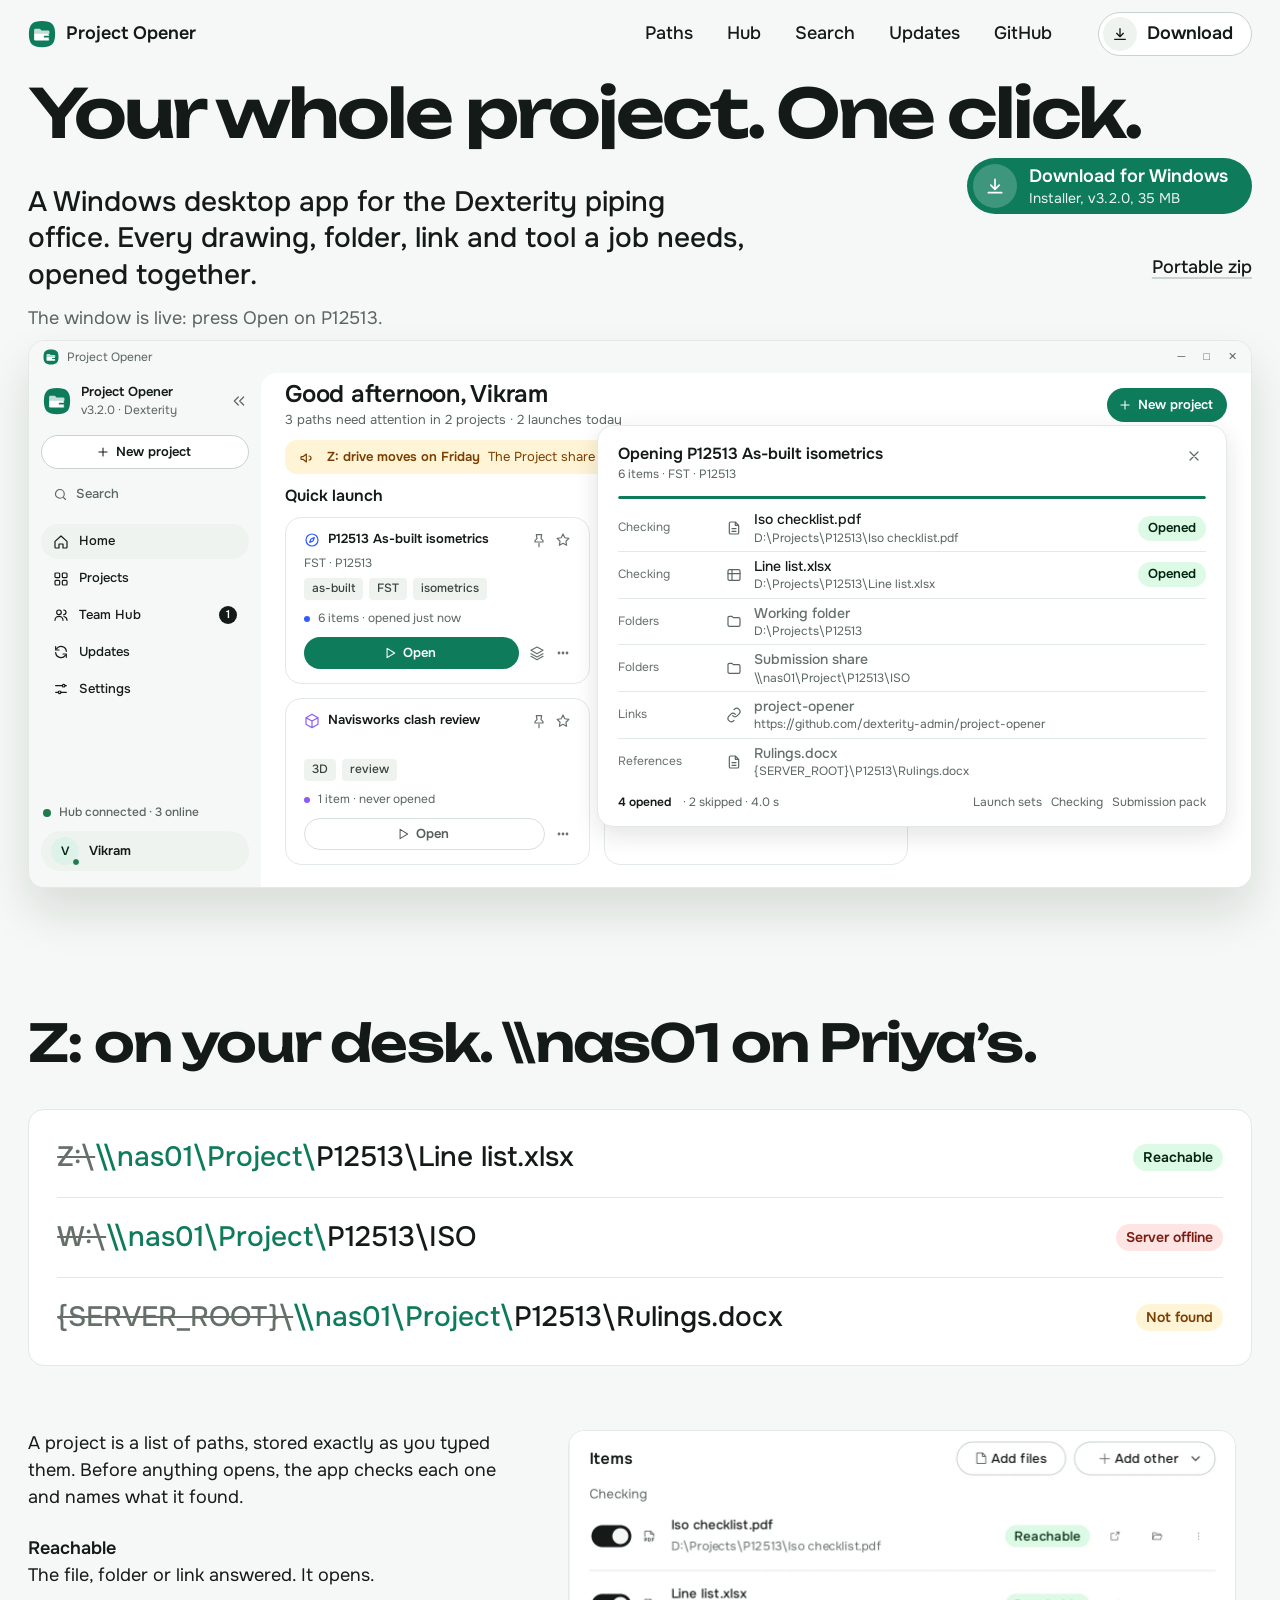
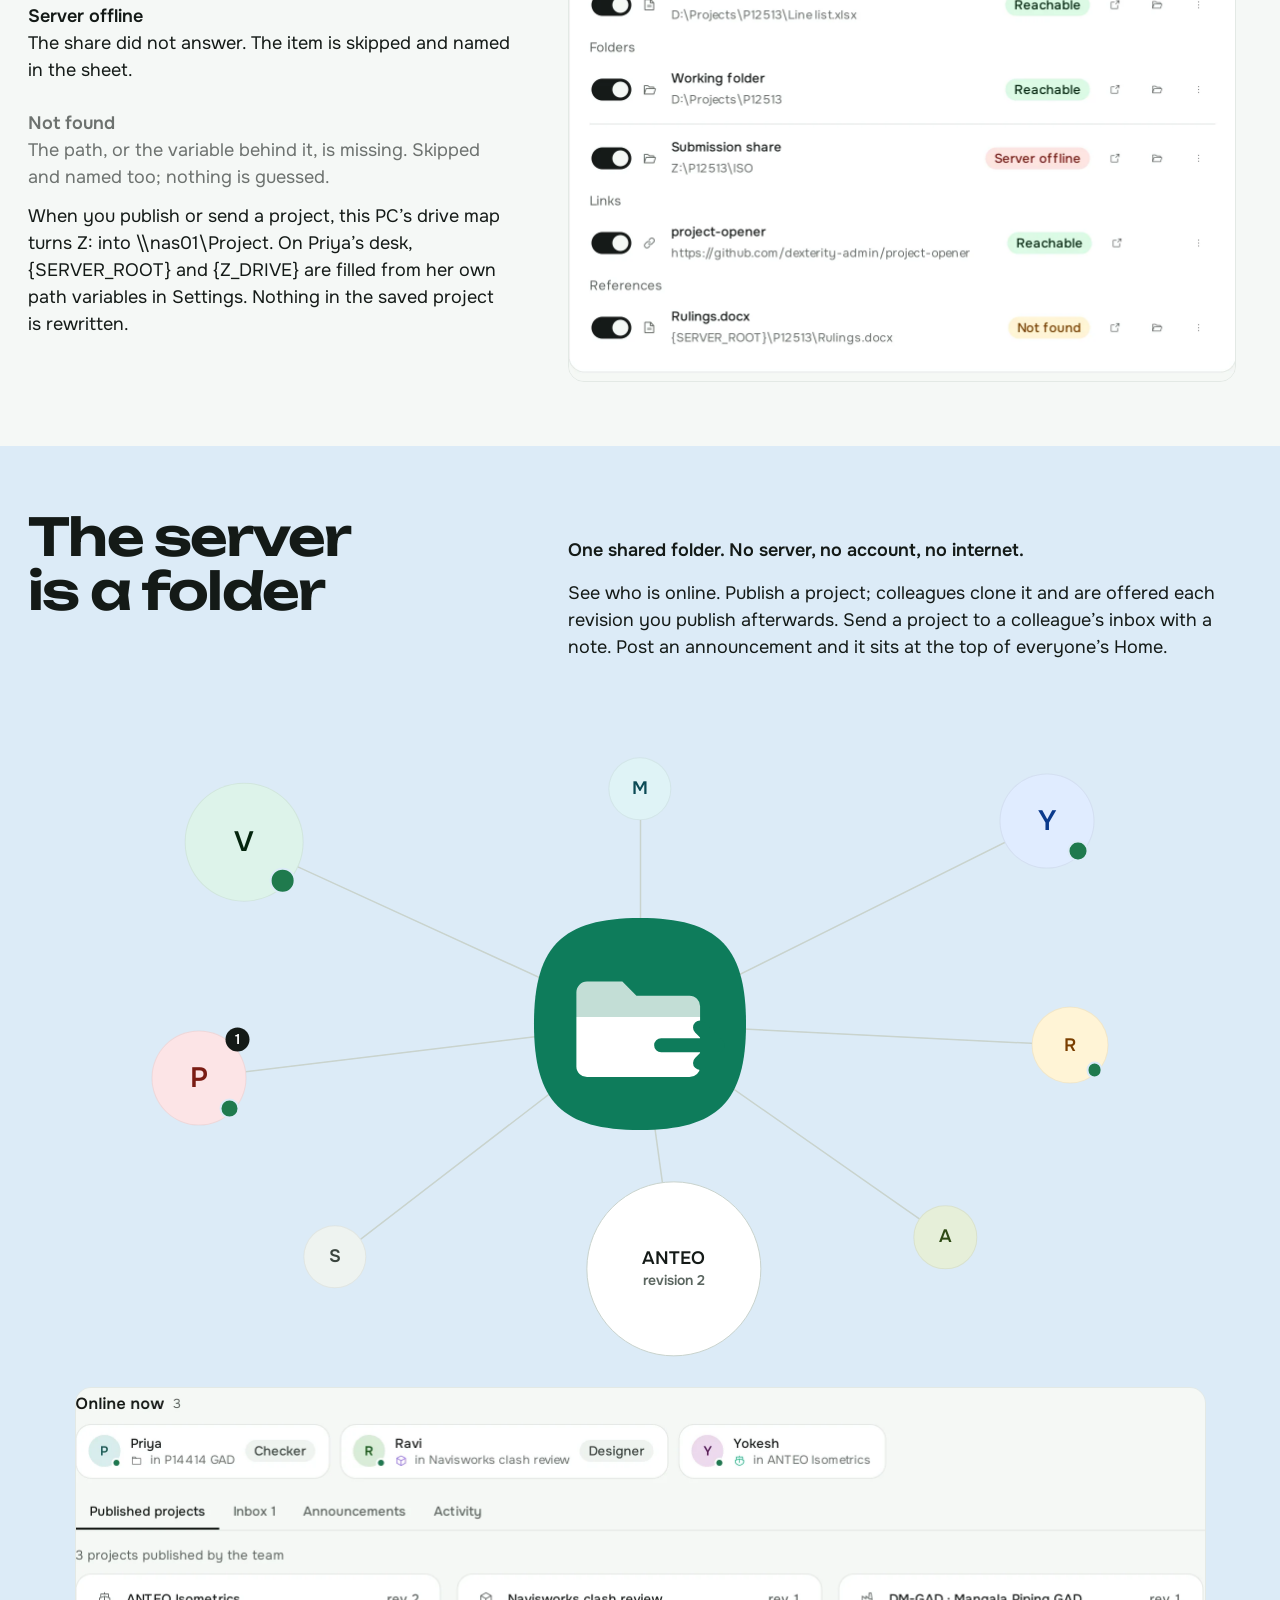
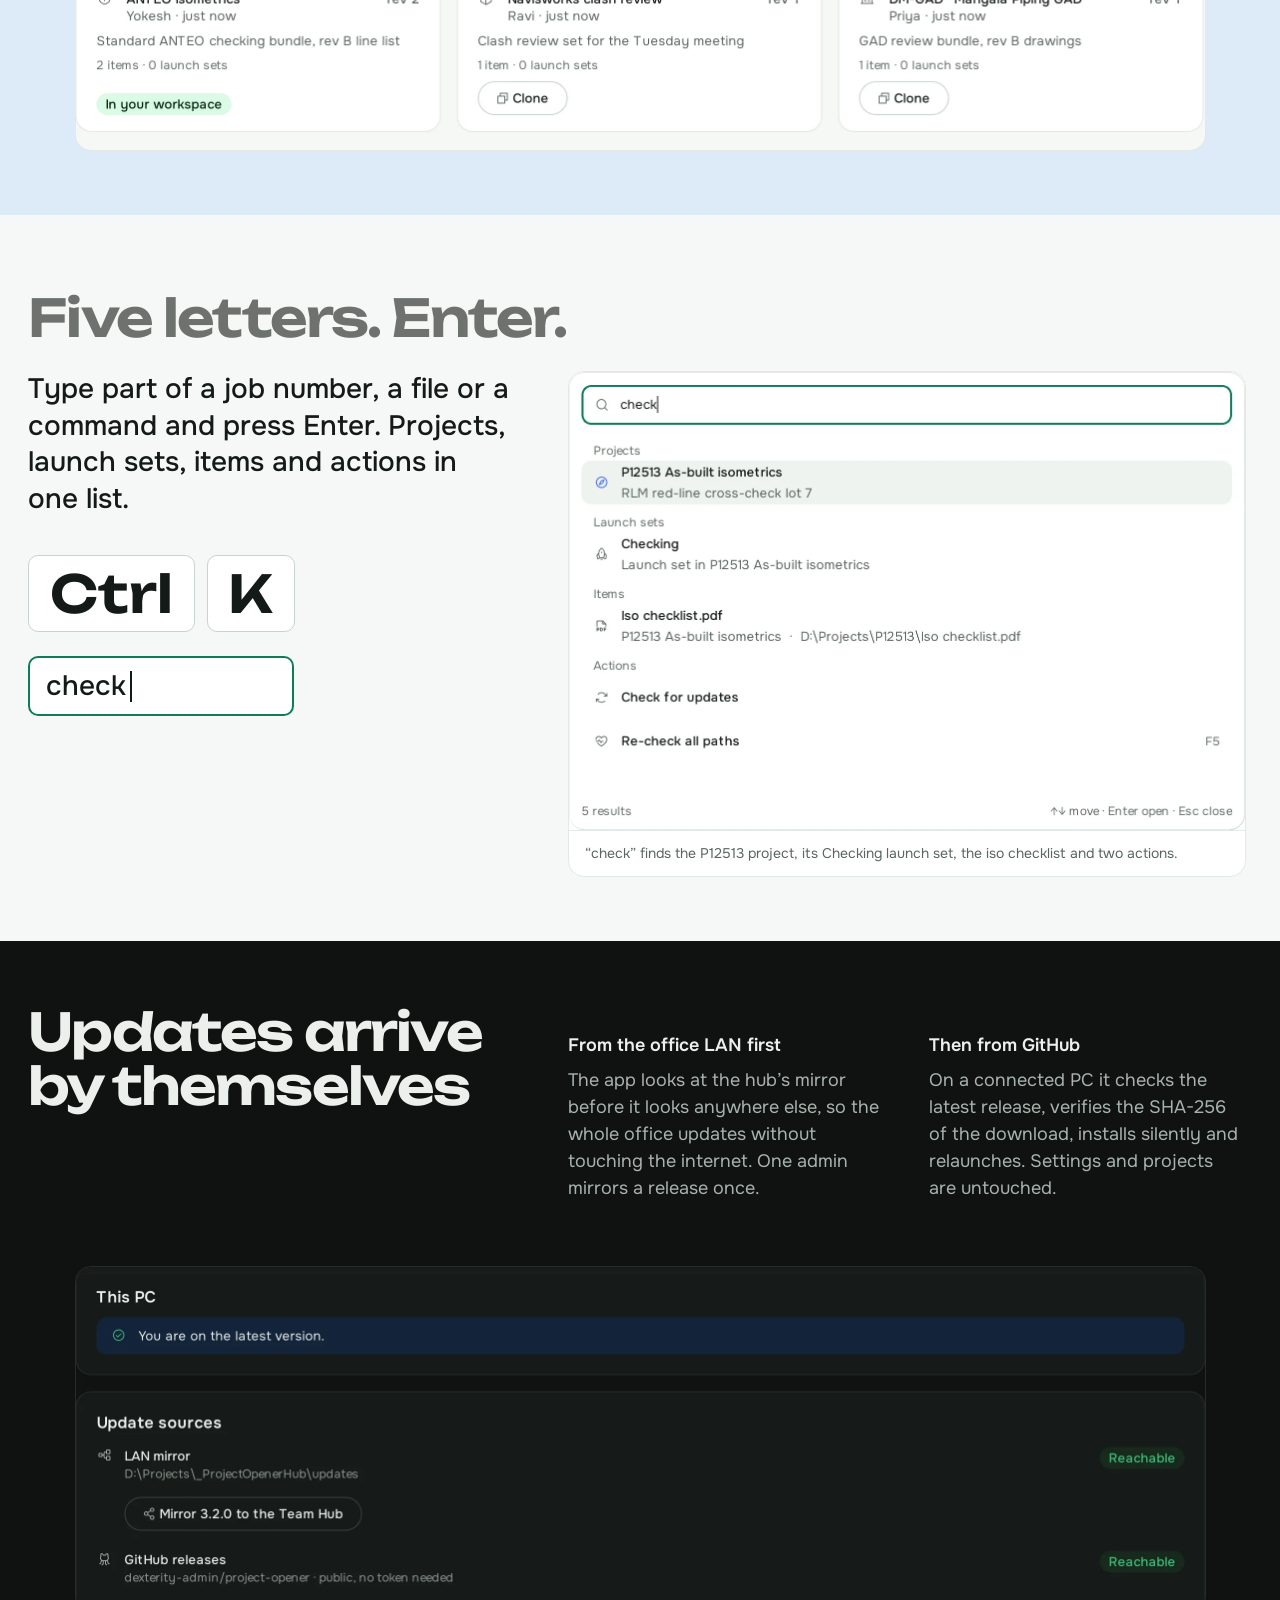
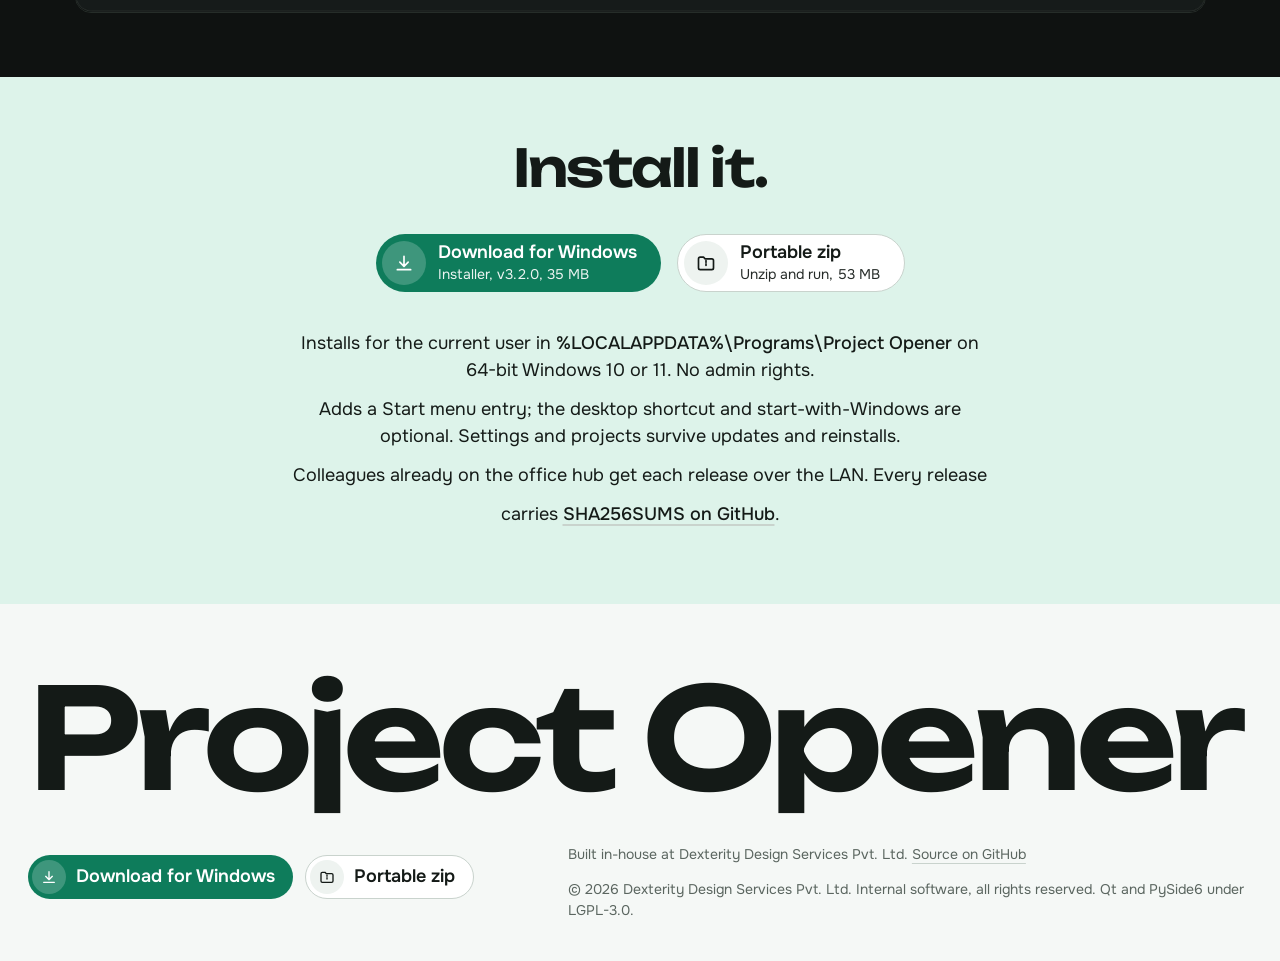
<file: site/index.html>
<!doctype html>
<html lang="en" class="no-js">
<head>
  <meta charset="utf-8">
  <meta name="viewport" content="width=device-width, initial-scale=1">
  <title>Project Opener 3</title>
  <meta name="description" content="Project Opener 3 is a Windows desktop app for the Dexterity piping office. It opens every drawing, folder, link and tool a job needs with one click, checks every path first, and shares projects over a folder on the office LAN.">
  <meta name="theme-color" content="#F5F8F6">

  <meta property="og:type" content="website">
  <meta property="og:title" content="Project Opener 3: your whole project, one click">
  <meta property="og:description" content="A Windows desktop app for the Dexterity piping office. Opens every drawing, folder, link and tool a job needs, together.">
  <meta property="og:image" content="assets/icon-512.png">
  <meta property="og:site_name" content="Project Opener">
  <meta name="twitter:card" content="summary">
  <meta name="twitter:title" content="Project Opener 3">
  <meta name="twitter:description" content="Your whole project. One click.">
  <meta name="twitter:image" content="assets/icon-512.png">

  <link rel="icon" href="assets/favicon.ico" sizes="any">
  <link rel="icon" href="assets/icon.svg" type="image/svg+xml">
  <link rel="apple-touch-icon" href="assets/icon-256.png">

  <!-- Self-hosted fonts (OFL, licences next to the files). The two files the first paint needs are preloaded. -->
  <link rel="preload" href="assets/fonts/unbounded-600.woff2" as="font" type="font/woff2" crossorigin>
  <link rel="preload" href="assets/fonts/onest-400.woff2" as="font" type="font/woff2" crossorigin>

  <link rel="stylesheet" href="styles.css">
  <script>document.documentElement.className = document.documentElement.className.replace('no-js', 'js');</script>
  <script src="main.js" defer></script>
</head>

<body>
  <a class="skip" href="#main">Skip to content</a>

  <svg width="0" height="0" style="position:absolute" aria-hidden="true" focusable="false">
    <defs>
      <symbol id="app-icon" viewBox="0 0 64 64">
        <path d="M32 2C10 2 2 10 2 32s8 30 30 30 30-8 30-30S54 2 32 2z" fill="#0E7C5B"/>
        <path d="M14 23a3 3 0 0 1 3-3h10l4 4h15a3 3 0 0 1 3 3v3H14z" fill="#FFFFFF" fill-opacity=".75"/>
        <path d="M14 30h35v14a3 3 0 0 1-3 3H17a3 3 0 0 1-3-3z" fill="#FFFFFF"/>
        <path d="M38 38h16m-5-5 5 5-5 5" fill="none" stroke="#0E7C5B" stroke-width="4" stroke-linecap="round" stroke-linejoin="round"/>
      </symbol>
      <symbol id="i-download" viewBox="0 0 24 24"><path d="M12 4v11M7 11l5 5 5-5M4 20h16"/></symbol>
      <symbol id="i-zip" viewBox="0 0 24 24"><path d="M3 7a2 2 0 0 1 2-2h4l2 2h8a2 2 0 0 1 2 2v9a2 2 0 0 1-2 2H5a2 2 0 0 1-2-2z"/><path d="M12 9v2M12 13v2"/></symbol>
      <symbol id="i-play" viewBox="0 0 24 24"><path d="M7 4l13 8-13 8z"/></symbol>
      <symbol id="i-home" viewBox="0 0 24 24"><path d="M3 11l9-8 9 8v9a1 1 0 0 1-1 1h-5v-6h-6v6H4a1 1 0 0 1-1-1z"/></symbol>
      <symbol id="i-folder" viewBox="0 0 24 24"><path d="M3 7a2 2 0 0 1 2-2h4l2 2h8a2 2 0 0 1 2 2v9a2 2 0 0 1-2 2H5a2 2 0 0 1-2-2z"/></symbol>
      <symbol id="i-users" viewBox="0 0 24 24"><circle cx="9" cy="8" r="3.5"/><path d="M3 20c0-3.3 2.7-6 6-6s6 2.7 6 6M16 4.5a3.5 3.5 0 0 1 0 7M21 20c0-2.8-1.9-5.1-4.5-5.8"/></symbol>
      <symbol id="i-settings" viewBox="0 0 24 24"><path d="M4 7h10M18 7h2M4 17h4M12 17h8"/><circle cx="16" cy="7" r="2"/><circle cx="10" cy="17" r="2"/></symbol>
      <symbol id="i-refresh" viewBox="0 0 24 24"><path d="M20 11a8 8 0 0 0-14.5-4M4 13a8 8 0 0 0 14.5 4"/><path d="M4 4v5h5M20 20v-5h-5"/></symbol>
      <symbol id="i-search" viewBox="0 0 24 24"><circle cx="11" cy="11" r="7"/><path d="M20 20l-3.5-3.5"/></symbol>
      <symbol id="i-plus" viewBox="0 0 24 24"><path d="M12 5v14M5 12h14"/></symbol>
      <symbol id="i-file" viewBox="0 0 24 24"><path d="M14 3H7a2 2 0 0 0-2 2v14a2 2 0 0 0 2 2h10a2 2 0 0 0 2-2V8zM14 3v5h5M9 13h6M9 17h6"/></symbol>
      <symbol id="i-sheet" viewBox="0 0 24 24"><rect x="3" y="4" width="18" height="16" rx="2"/><path d="M3 10h18M9 4v16"/></symbol>
      <symbol id="i-link" viewBox="0 0 24 24"><path d="M10 13a5 5 0 0 0 7 0l3-3a5 5 0 0 0-7-7l-1 1M14 11a5 5 0 0 0-7 0l-3 3a5 5 0 0 0 7 7l1-1"/></symbol>
      <symbol id="i-grid" viewBox="0 0 24 24"><rect x="3" y="3" width="7" height="7" rx="1.5"/><rect x="14" y="3" width="7" height="7" rx="1.5"/><rect x="3" y="14" width="7" height="7" rx="1.5"/><rect x="14" y="14" width="7" height="7" rx="1.5"/></symbol>
      <symbol id="i-cube" viewBox="0 0 24 24"><path d="M12 2l9 5v10l-9 5-9-5V7zM12 12l9-5M12 12v10M12 12L3 7"/></symbol>
      <symbol id="i-wrench" viewBox="0 0 24 24"><path d="M14.7 6.3a1 1 0 0 0 0 1.4l1.6 1.6a1 1 0 0 0 1.4 0l3.77-3.77a6 6 0 0 1-7.94 7.94l-6.91 6.91a2.12 2.12 0 0 1-3-3l6.91-6.91a6 6 0 0 1 7.94-7.94l-3.76 3.76z"/></symbol>
      <symbol id="i-compass" viewBox="0 0 24 24"><circle cx="12" cy="12" r="9"/><path d="M15.5 8.5l-2 5-5 2 2-5z"/></symbol>
      <symbol id="i-anchor" viewBox="0 0 24 24"><circle cx="12" cy="5" r="2"/><path d="M12 7v14M5 13a7 7 0 0 0 14 0M3 13h4M17 13h4"/></symbol>
      <symbol id="i-pipes" viewBox="0 0 24 24"><path d="M3 20v-6h6v6M9 14V8h6v6M15 8V4h6v16"/></symbol>
      <symbol id="i-pin" viewBox="0 0 24 24"><path d="M12 17v5M8 4h8l-1 6 3 3v2H6v-2l3-3z"/></symbol>
      <symbol id="i-star" viewBox="0 0 24 24"><path d="M12 3l2.7 5.6 6.1.9-4.4 4.3 1 6.1L12 17l-5.4 2.9 1-6.1L3.2 9.5l6.1-.9z"/></symbol>
      <symbol id="i-layers" viewBox="0 0 24 24"><path d="M12 3l9 5-9 5-9-5zM3 13l9 5 9-5M3 17l9 5 9-5"/></symbol>
      <symbol id="i-more" viewBox="0 0 24 24"><circle cx="6" cy="12" r="1.2"/><circle cx="12" cy="12" r="1.2"/><circle cx="18" cy="12" r="1.2"/></symbol>
      <symbol id="i-mega" viewBox="0 0 24 24"><path d="M3 11v2a1 1 0 0 0 1 1h2l5 4V6l-5 4H4a1 1 0 0 0-1 1zM15 9a3 3 0 0 1 0 6"/></symbol>
      <symbol id="i-x" viewBox="0 0 24 24"><path d="M6 6l12 12M18 6L6 18"/></symbol>
      <symbol id="i-arrow" viewBox="0 0 24 24"><path d="M5 12h14M13 6l6 6-6 6"/></symbol>
      <symbol id="i-chev" viewBox="0 0 24 24"><path d="M11 6l-6 6 6 6M19 6l-6 6 6 6"/></symbol>
    </defs>
  </svg>

  <header class="nav wrap">
    <a class="nav__brand" href="#main" aria-label="Project Opener, top of page">
      <svg width="28" height="28" aria-hidden="true"><use href="#app-icon"/></svg>
      <span>Project Opener</span>
    </a>
    <nav class="nav__links" aria-label="Sections">
      <a href="#paths">Paths</a>
      <a href="#hub">Hub</a>
      <a href="#search">Search</a>
      <a href="#updates">Updates</a>
      <a href="https://github.com/dexterity-admin/project-opener" target="_blank" rel="noopener">GitHub</a>
    </nav>
    <!-- Desktop: the installer itself. Phone: the Download moment on the page. CSS shows one of the two.
         Release links are written here, once per release (no API call at load): bump the version in the
         four installer links, the two portable links and the data-version spans when tagging. -->
    <a class="pill pill--outline pill--one nav__dl nav__dl--desktop" href="https://github.com/dexterity-admin/project-opener/releases/download/v3.2.0/ProjectOpener-Setup-3.2.0.exe">
      <span class="pill__disc"><svg aria-hidden="true"><use href="#i-download"/></svg></span>
      <span class="pill__label"><span class="pill__l1">Download</span></span>
    </a>
    <a class="pill pill--outline pill--one nav__dl nav__dl--phone" href="#download">
      <span class="pill__disc"><svg aria-hidden="true"><use href="#i-download"/></svg></span>
      <span class="pill__label"><span class="pill__l1">Download</span></span>
    </a>
  </header>

  <main id="main">

    <!-- 1 · Hero: nothing here animates in; the h1 is visible at 0 ms.
         Desktop: one line, so the window and its Open button sit inside a 768 px fold.
         Tablet: two authored lines. Phone: its own shorter pair. All inside the one h1. -->
    <section class="hero wrap" aria-labelledby="hero-title">
      <h1 class="display" id="hero-title">
        <span class="h1--desk">Your whole project.<br class="br-tab"> One click.</span>
        <span class="h1--phone">Whole project.<br>One click.</span>
      </h1>
      <div class="hero__row">
        <p class="lead">A Windows desktop app for the Dexterity piping office. Every drawing, folder, link and tool a job needs, opened together.</p>
        <div class="hero__cta">
          <a class="pill pill--primary" href="https://github.com/dexterity-admin/project-opener/releases/download/v3.2.0/ProjectOpener-Setup-3.2.0.exe">
            <span class="pill__disc"><svg aria-hidden="true"><use href="#i-download"/></svg></span>
            <span class="pill__label"><span class="pill__l1">Download for Windows</span><span class="pill__l2">Installer, v<span data-version>3.2.0</span>, 35 MB</span></span>
          </a>
          <a class="textlink hero__zip" href="https://github.com/dexterity-admin/project-opener/releases/download/v3.2.0/ProjectOpener-Portable-3.2.0.zip">Portable zip</a>
        </div>
      </div>

      <!-- The instruction comes before the window in reading order and on screen -->
      <p class="hero__try" id="hero-try">The window is live: press Open on P12513.</p>

      <!-- The live thing: the shipped Home screen (3.2.0), rebuilt from the smoke capture light-2x-home.png.
           Its chrome is marked presentational so the page's outline holds only the page's own headings. -->
      <div class="stage">
        <div class="win" data-ui id="demo" role="region" aria-label="Project Opener Home screen, working demonstration">
          <div class="win__title" aria-hidden="true">
            <svg width="16" height="16"><use href="#app-icon"/></svg>
            <span>Project Opener</span>
            <span class="win__controls"><span>&#x2500;</span><span>&#x25A1;</span><span>&#x2715;</span></span>
          </div>
          <div class="win__body">
            <div class="side" aria-hidden="true">
              <div class="side__brand">
                <svg width="28" height="28"><use href="#app-icon"/></svg>
                <div><b>Project Opener</b><small>v<span data-version>3.2.0</span> · Dexterity</small></div>
                <svg class="side__collapse"><use href="#i-chev"/></svg>
              </div>
              <span class="apill apill--outline side__new"><svg><use href="#i-plus"/></svg>New project</span>
              <div class="side__search"><svg><use href="#i-search"/></svg>Search</div>
              <div class="side__nav" role="presentation">
                <span class="is-on"><svg><use href="#i-home"/></svg>Home</span>
                <span><svg><use href="#i-grid"/></svg>Projects</span>
                <span><svg><use href="#i-users"/></svg>Team Hub<em class="count">1</em></span>
                <span><svg><use href="#i-refresh"/></svg>Updates</span>
                <span><svg><use href="#i-settings"/></svg>Settings</span>
              </div>
              <div class="side__foot">
                <div class="side__hub"><i class="dot dot--ok"></i>Hub connected · 3 online</div>
                <div class="side__me"><span class="avatar avatar--v">V</span><b>Vikram</b></div>
              </div>
            </div>

            <div class="app">
              <div class="app__top">
                <div>
                  <p class="app__h1">Good afternoon, Vikram</p>
                  <p class="app__sub"><span data-finding>3 paths need attention in 2 projects · 2 launches today</span></p>
                </div>
                <span class="apill apill--fill app__new" aria-hidden="true"><svg><use href="#i-plus"/></svg>New project</span>
              </div>

              <!-- Accepted deviation from the shipped screen: the announcement is set on two rows instead of three,
                   so the first card row stays inside a 768 px fold. Same words, same colours. -->
              <div class="banner">
                <svg aria-hidden="true"><use href="#i-mega"/></svg>
                <div class="banner__t"><b>Z: drive moves on Friday</b><span>The Project share moves to the new NAS at 18:00. Mapped drives reconnect automatically.</span></div>
                <small>yokesh · just now</small>
              </div>

              <div class="quick">
                <p class="app__sech">Quick launch</p>
                <div class="cards">
                  <div class="card" style="--c:#2F5BFF">
                    <div class="card__t"><svg class="card__ic" aria-hidden="true"><use href="#i-compass"/></svg><b>P12513 As-built isometrics</b><svg class="card__sm" aria-hidden="true"><use href="#i-pin"/></svg><svg class="card__sm" aria-hidden="true"><use href="#i-star"/></svg></div>
                    <div class="card__k">FST · P12513</div>
                    <div class="card__tags"><span>as-built</span><span>FST</span><span>isometrics</span></div>
                    <div class="card__m"><i class="dot" aria-hidden="true"></i><span>6 items · opened just now</span></div>
                    <div class="card__a">
                      <!-- Accepted deviation from the shipped screen: this one Open pill is the filled accent control,
                           because it is the button the visitor presses. Every other Open on the mock stays outlined. -->
                      <button type="button" class="apill apill--fill card__open" id="open-p12513" aria-describedby="hero-try">
                        <svg aria-hidden="true"><use href="#i-play"/></svg>Open
                      </button>
                      <svg class="card__sm" aria-hidden="true"><use href="#i-layers"/></svg><svg class="card__sm" aria-hidden="true"><use href="#i-more"/></svg>
                    </div>
                  </div>
                  <div class="card" style="--c:#10B981">
                    <div class="card__t"><svg class="card__ic" aria-hidden="true"><use href="#i-anchor"/></svg><b>ANTEO Isometrics</b><svg class="card__sm" aria-hidden="true"><use href="#i-pin"/></svg><svg class="card__sm" aria-hidden="true"><use href="#i-star"/></svg></div>
                    <div class="card__k">ANTEO</div>
                    <div class="card__tags"><span>isometrics</span><span>handover</span></div>
                    <div class="card__m"><i class="dot" aria-hidden="true"></i>2 items · opened just now</div>
                    <div class="card__a"><span class="apill apill--outline card__open is-inert"><svg aria-hidden="true"><use href="#i-play"/></svg>Open</span><svg class="card__sm" aria-hidden="true"><use href="#i-more"/></svg></div>
                  </div>
                  <div class="card card--3" style="--c:#F97316">
                    <div class="card__t"><svg class="card__ic" aria-hidden="true"><use href="#i-pipes"/></svg><b>Mangala Piping GAD</b><svg class="card__sm" aria-hidden="true"><use href="#i-pin"/></svg><svg class="card__sm" aria-hidden="true"><use href="#i-star"/></svg></div>
                    <div class="card__k">Cairn · DM-GAD</div>
                    <div class="card__tags"><span>GAD</span><span>piping</span></div>
                    <div class="card__m"><i class="dot" aria-hidden="true"></i>1 item · never opened</div>
                    <div class="card__a"><span class="apill apill--outline card__open is-inert"><svg aria-hidden="true"><use href="#i-play"/></svg>Open</span><svg class="card__sm" aria-hidden="true"><use href="#i-more"/></svg></div>
                  </div>
                  <div class="card card--more" style="--c:#8B5CF6">
                    <div class="card__t"><svg class="card__ic" aria-hidden="true"><use href="#i-cube"/></svg><b>Navisworks clash review</b><svg class="card__sm" aria-hidden="true"><use href="#i-pin"/></svg><svg class="card__sm" aria-hidden="true"><use href="#i-star"/></svg></div>
                    <div class="card__k">&nbsp;</div>
                    <div class="card__tags"><span>3D</span><span>review</span></div>
                    <div class="card__m"><i class="dot" aria-hidden="true"></i>1 item · never opened</div>
                    <div class="card__a"><span class="apill apill--outline card__open is-inert"><svg aria-hidden="true"><use href="#i-play"/></svg>Open</span><svg class="card__sm" aria-hidden="true"><use href="#i-more"/></svg></div>
                  </div>
                  <div class="card card--more" style="--c:#14B8A6">
                    <div class="card__t"><svg class="card__ic" aria-hidden="true"><use href="#i-wrench"/></svg><b>Office tools</b><svg class="card__sm" aria-hidden="true"><use href="#i-pin"/></svg><svg class="card__sm" aria-hidden="true"><use href="#i-star"/></svg></div>
                    <div class="card__k">&nbsp;</div>
                    <div class="card__tags"><span>tools</span></div>
                    <div class="card__m"><i class="dot" aria-hidden="true"></i>2 items · never opened</div>
                    <div class="card__a"><span class="apill apill--outline card__open is-inert"><svg aria-hidden="true"><use href="#i-play"/></svg>Open</span><svg class="card__sm" aria-hidden="true"><use href="#i-more"/></svg></div>
                  </div>
                </div>
              </div>

              <div class="panels" aria-hidden="true">
                <div class="panel">
                  <p class="panel__h">Needs attention<span class="muted">2</span><svg class="card__sm"><use href="#i-refresh"/></svg></p>
                  <div class="row"><svg class="row__ic"><use href="#i-compass"/></svg><div class="row__t"><b>P12513 As-built isometrics</b><small>Server offline · Not found</small></div><span class="apill apill--outline is-inert"><svg><use href="#i-arrow"/></svg>Review</span></div>
                  <div class="row"><svg class="row__ic"><use href="#i-pipes"/></svg><div class="row__t"><b>Mangala Piping GAD</b><small>Not found</small></div><span class="apill apill--outline is-inert"><svg><use href="#i-arrow"/></svg>Review</span></div>
                </div>
                <div class="panel">
                  <p class="panel__h">Team pulse<span class="muted">3 online</span><span class="app__link">→ Team Hub</span></p>
                  <div class="row row--pulse"><span class="avatar avatar--p">P</span><span class="avatar avatar--r">R</span><span class="avatar avatar--y">Y</span><span class="muted">Priya, Ravi and Yokesh</span></div>
                  <div class="row"><span class="avatar avatar--p">P</span><div class="row__t"><b>Priya sent Mangala Piping GAD → vikram</b><small>“Have a look at the Mangala bundle before the review.”</small></div><span class="ago">just now</span></div>
                </div>
              </div>

              <!-- Launch sheet: shown by Open; static and in the flow without script.
                   Rows, paths, pills and footer as the 3.2.0 sheet reports them (light-2x-launch-sheet.png). -->
              <section class="launch" id="launch" aria-labelledby="launch-h" tabindex="-1" hidden>
                <div class="launch__h">
                  <div><p class="launch__title" id="launch-h">Opening P12513 As-built isometrics</p><small>6 items · FST · P12513</small></div>
                  <button type="button" class="launch__close" aria-label="Close">
                    <svg aria-hidden="true"><use href="#i-x"/></svg>
                  </button>
                </div>
                <div class="launch__bar" aria-hidden="true"><i></i></div>
                <ol class="launch__list">
                  <li class="litem" data-outcome="ok"><span class="litem__g">Checking</span><svg aria-hidden="true"><use href="#i-file"/></svg><div class="litem__n">Iso checklist.pdf<small>D:\Projects\P12513\Iso checklist.pdf</small></div><span class="spill spill--ok">Opened</span></li>
                  <li class="litem" data-outcome="ok"><span class="litem__g">Checking</span><svg aria-hidden="true"><use href="#i-sheet"/></svg><div class="litem__n">Line list.xlsx<small>D:\Projects\P12513\Line list.xlsx</small></div><span class="spill spill--ok">Opened</span></li>
                  <li class="litem" data-outcome="ok"><span class="litem__g">Folders</span><svg aria-hidden="true"><use href="#i-folder"/></svg><div class="litem__n">Working folder<small>D:\Projects\P12513</small></div><span class="spill spill--ok">Opened</span></li>
                  <li class="litem" data-outcome="bad"><span class="litem__g">Folders</span><svg aria-hidden="true"><use href="#i-folder"/></svg><div class="litem__n">Submission share<small>\\nas01\Project\P12513\ISO</small></div><span class="spill spill--bad">Server offline</span></li>
                  <li class="litem" data-outcome="ok"><span class="litem__g">Links</span><svg aria-hidden="true"><use href="#i-link"/></svg><div class="litem__n">project-opener<small>https://github.com/dexterity-admin/project-opener</small></div><span class="spill spill--ok">Opened</span></li>
                  <li class="litem" data-outcome="warn"><span class="litem__g">References</span><svg aria-hidden="true"><use href="#i-file"/></svg><div class="litem__n">Rulings.docx<small>{SERVER_ROOT}\P12513\Rulings.docx</small></div><span class="spill spill--warn">Not found</span></li>
                </ol>
                <p class="launch__foot" id="launch-foot" aria-live="polite"><b data-foot-main>4 opened</b> · 2 skipped · 4.0 s<span class="launch__sets">Launch sets &nbsp; Checking &nbsp; Submission pack</span></p>
              </section>
            </div>
          </div>
        </div>
      </div>
    </section>

    <!-- 2 · Paths -->
    <section class="sec wrap" id="paths" aria-labelledby="paths-h">
      <h2 class="heading" id="paths-h" data-rise>Z: on your desk. \\nas01 on Priya’s.</h2>
      <figure class="pathcard" id="pathcard" aria-label="Three paths being checked">
        <div class="pathline" data-state="ok">
          <p class="pathline__p"><s class="pathline__drive">Z:\</s><span class="pathline__unc"><span>\\nas01\Project\</span></span><span>P12513\Line list.xlsx</span></p>
          <span class="spill spill--ok pathline__pill">Reachable</span>
        </div>
        <div class="pathline" data-state="bad">
          <p class="pathline__p"><s class="pathline__drive">W:\</s><span class="pathline__unc"><span>\\nas01\Project\</span></span><span>P12513\ISO</span></p>
          <span class="spill spill--bad pathline__pill">Server offline</span>
        </div>
        <div class="pathline" data-state="warn">
          <p class="pathline__p"><s class="pathline__drive">{SERVER_ROOT}\</s><span class="pathline__unc"><span>\\nas01\Project\</span></span><span>P12513\Rulings.docx</span></p>
          <span class="spill spill--warn pathline__pill">Not found</span>
        </div>
      </figure>
      <div class="two paths__row">
        <div class="two__text">
          <p data-rise>A project is a list of paths, stored exactly as you typed them. Before anything opens, the app checks each one and names what it found.</p>
          <ul class="states">
            <li data-rise><b>Reachable</b> The file, folder or link answered. It opens.</li>
            <li data-rise><b>Server offline</b> The share did not answer. The item is skipped and named in the sheet.</li>
            <li data-rise><b>Not found</b> The path, or the variable behind it, is missing. Skipped and named too; nothing is guessed.</li>
          </ul>
          <p data-rise>When you publish or send a project, this PC’s drive map turns Z: into \\nas01\Project. On Priya’s desk, {SERVER_ROOT} and {Z_DRIVE} are filled from her own path variables in Settings. Nothing in the saved project is rewritten.</p>
        </div>
        <!-- Proof at native scale: a 2× crop (tools/site_proofs.py) shown at half its pixel width -->
        <figure class="proof proof--items two__fig">
          <img src="assets/screens/project-items-2x.webp" width="1336" height="1104" loading="lazy" alt="The item list of P12513 As-built isometrics: six items grouped as Checking, Folders, Links and References, each with a status pill: four Reachable, the submission share Server offline, Rulings.docx Not found.">
        </figure>
      </div>
    </section>

    <!-- 3 · Hub -->
    <section class="sec field field--sky" id="hub" aria-labelledby="hub-h">
      <div class="wrap">
        <div class="fieldrow">
          <h2 class="heading" id="hub-h" data-rise>The server is a folder</h2>
          <div class="fieldrow__text">
            <p data-rise>One shared folder. No server, no account, no internet.</p>
            <p data-rise>See who is online. Publish a project; colleagues clone it and are offered each revision you publish afterwards. Send a project to a colleague’s inbox with a note. Post an announcement and it sits at the top of everyone’s Home.</p>
          </div>
        </div>

        <!-- The office map: one folder, seven people, one published project. Built, not photographed. -->
        <figure class="office" id="office" aria-label="One shared folder with seven colleagues around it">
          <svg class="office__lines" viewBox="0 0 1000 560" aria-hidden="true" preserveAspectRatio="none">
            <line x1="500" y1="280" x2="150" y2="110"/>
            <line x1="500" y1="280" x2="860" y2="90"/>
            <line x1="500" y1="280" x2="110" y2="330"/>
            <line x1="500" y1="280" x2="880" y2="300"/>
            <line x1="500" y1="280" x2="230" y2="500"/>
            <line x1="500" y1="280" x2="770" y2="480"/>
            <line x1="500" y1="280" x2="500" y2="60"/>
            <line x1="500" y1="280" x2="530" y2="510"/>
          </svg>
          <svg class="office__folder" viewBox="0 0 64 64" aria-hidden="true"><use href="#app-icon"/></svg>
          <span class="disc disc--v  disc--xl is-online" style="--x:15%;--y:19.6%">V</span>
          <span class="disc disc--y  disc--l  is-online" style="--x:86%;--y:16%">Y</span>
          <span class="disc disc--p  disc--l  is-online" style="--x:11%;--y:59%">P<em class="disc__count">1</em></span>
          <span class="disc disc--r  disc--m  is-online" style="--x:88%;--y:53.6%">R</span>
          <span class="disc disc--s  disc--m" style="--x:23%;--y:89%">S</span>
          <span class="disc disc--a  disc--s" style="--x:77%;--y:85.7%">A</span>
          <span class="disc disc--mm disc--s" style="--x:50%;--y:10.7%">M</span>
          <span class="disc disc--proj" style="--x:53%;--y:91%"><b>ANTEO</b><small>revision 2</small></span>
        </figure>

        <!-- Proof at native scale (desktop only; narrower than its 808 px the strip's text falls under 9 px) -->
        <figure class="proof proof--hub">
          <img src="assets/screens/hub-strip-2x.webp" width="2262" height="726" loading="lazy" alt="The Team Hub page: Priya, Ravi and Yokesh online with what each is working in, and three published projects, ANTEO at revision 2 and the others at revision 1, each with a Clone button.">
        </figure>
      </div>
    </section>

    <!-- 4 · Search -->
    <section class="sec wrap" id="search" aria-labelledby="search-h">
      <h2 class="heading" id="search-h" data-rise>Five letters. Enter.</h2>
      <div class="two">
        <div class="two__text">
          <p class="statement" data-rise>Type part of a job number, a file or a command and press Enter. Projects, launch sets, items and actions in one list.</p>
          <figure class="palette" aria-label="The command palette's keys and search field, built">
            <div class="keys" aria-hidden="true"><kbd class="keycap">Ctrl</kbd><kbd class="keycap">K</kbd></div>
            <p class="typed"><span class="typed__t">check</span><span class="caret" aria-hidden="true"></span></p>
          </figure>
        </div>
        <!-- Proof at native scale: the shipped palette with “check” typed; the phone gets its own crop of the same capture -->
        <figure class="proof proof--palette two__fig">
          <img class="img--desk" src="assets/screens/palette-2x.webp" width="1359" height="920" loading="lazy" alt="The command palette with “check” typed, five results: the P12513 project, its Checking launch set, Iso checklist.pdf, Check for updates and Re-check all paths.">
          <img class="img--phone" src="assets/screens/palette-phone-2x.webp" width="686" height="440" loading="lazy" alt="The command palette with “check” typed: the P12513 project and its Checking launch set, the first two of five results.">
          <figcaption class="cap--desk">“check” finds the P12513 project, its Checking launch set, the iso checklist and two actions.</figcaption>
          <figcaption class="cap--phone">“check”, and the first two of its five results.</figcaption>
        </figure>
      </div>
    </section>

    <!-- 5 · Updates: the page's one dark section; the picture is the Updates screen itself -->
    <section class="sec dark" id="updates" aria-labelledby="updates-h">
      <div class="wrap">
        <div class="dark__grid">
          <h2 class="heading" id="updates-h" data-rise>Updates arrive by themselves</h2>
          <div class="dark__cols">
            <div data-rise>
              <h3 class="sub">From the office LAN first</h3>
              <p>The app looks at the hub’s mirror before it looks anywhere else, so the whole office updates without touching the internet. One admin mirrors a release once.</p>
            </div>
            <div data-rise>
              <h3 class="sub">Then from GitHub</h3>
              <p>On a connected PC it checks the latest release, verifies the SHA-256 of the download, installs silently and relaunches. Settings and projects are untouched.</p>
            </div>
          </div>
        </div>
        <figure class="dark__shot">
          <img src="assets/screens/updates-2x.webp" width="2262" height="692" loading="lazy" alt="The Updates page in the dark theme: This PC, you are on the latest version 3.2.0; update sources LAN mirror and GitHub releases, both Reachable, with a Mirror 3.2.0 to the hub button.">
        </figure>
      </div>
    </section>

    <!-- 6 · Download: the mint field, the one centred moment -->
    <section class="sec field field--mint download" id="download" aria-labelledby="dl-h">
      <div class="wrap">
        <h2 class="heading" id="dl-h" data-rise>Install it.</h2>
        <div class="download__ctas">
          <a class="pill pill--primary" href="https://github.com/dexterity-admin/project-opener/releases/download/v3.2.0/ProjectOpener-Setup-3.2.0.exe">
            <span class="pill__disc"><svg aria-hidden="true"><use href="#i-download"/></svg></span>
            <span class="pill__label"><span class="pill__l1">Download for Windows</span><span class="pill__l2">Installer, v<span data-version>3.2.0</span>, 35 MB</span></span>
          </a>
          <a class="pill pill--outline" href="https://github.com/dexterity-admin/project-opener/releases/download/v3.2.0/ProjectOpener-Portable-3.2.0.zip">
            <span class="pill__disc"><svg aria-hidden="true"><use href="#i-zip"/></svg></span>
            <span class="pill__label"><span class="pill__l1">Portable zip</span><span class="pill__l2">Unzip and run, 53 MB</span></span>
          </a>
        </div>
        <div class="download__facts" data-rise>
          <p>Installs for the current user in <span class="path">%LOCALAPPDATA%\Programs\Project Opener</span> on 64-bit Windows 10 or 11. No admin rights.</p>
          <p>Adds a Start menu entry; the desktop shortcut and start-with-Windows are optional. Settings and projects survive updates and reinstalls.</p>
          <p>Colleagues already on the office hub get each release over the LAN. Every release carries <a class="textlink" href="https://github.com/dexterity-admin/project-opener/releases">SHA256SUMS on GitHub</a>.</p>
        </div>
      </div>
    </section>

  </main>

  <!-- 7 · Ending: the name fitted to the page width; the two pills together on the margin, the legal lines beside them -->
  <footer class="end wrap" aria-labelledby="end-h">
    <h2 class="display end__name" id="end-h"><span class="end__fit">Project Opener</span></h2>
    <div class="end__row">
      <div class="end__ctas">
        <a class="pill pill--primary pill--one" href="https://github.com/dexterity-admin/project-opener/releases/download/v3.2.0/ProjectOpener-Setup-3.2.0.exe">
          <span class="pill__disc"><svg aria-hidden="true"><use href="#i-download"/></svg></span>
          <span class="pill__label"><span class="pill__l1">Download for Windows</span></span>
        </a>
        <a class="pill pill--outline pill--one" href="https://github.com/dexterity-admin/project-opener/releases/download/v3.2.0/ProjectOpener-Portable-3.2.0.zip">
          <span class="pill__disc"><svg aria-hidden="true"><use href="#i-zip"/></svg></span>
          <span class="pill__label"><span class="pill__l1">Portable zip</span></span>
        </a>
      </div>
      <div class="end__lines">
        <p>Built in-house at Dexterity Design Services Pvt. Ltd. <a href="https://github.com/dexterity-admin/project-opener">Source on GitHub</a></p>
        <p>© 2026 Dexterity Design Services Pvt. Ltd. Internal software, all rights reserved. Qt and PySide6 under LGPL-3.0.</p>
      </div>
    </div>
  </footer>
</body>
</html>
</file>
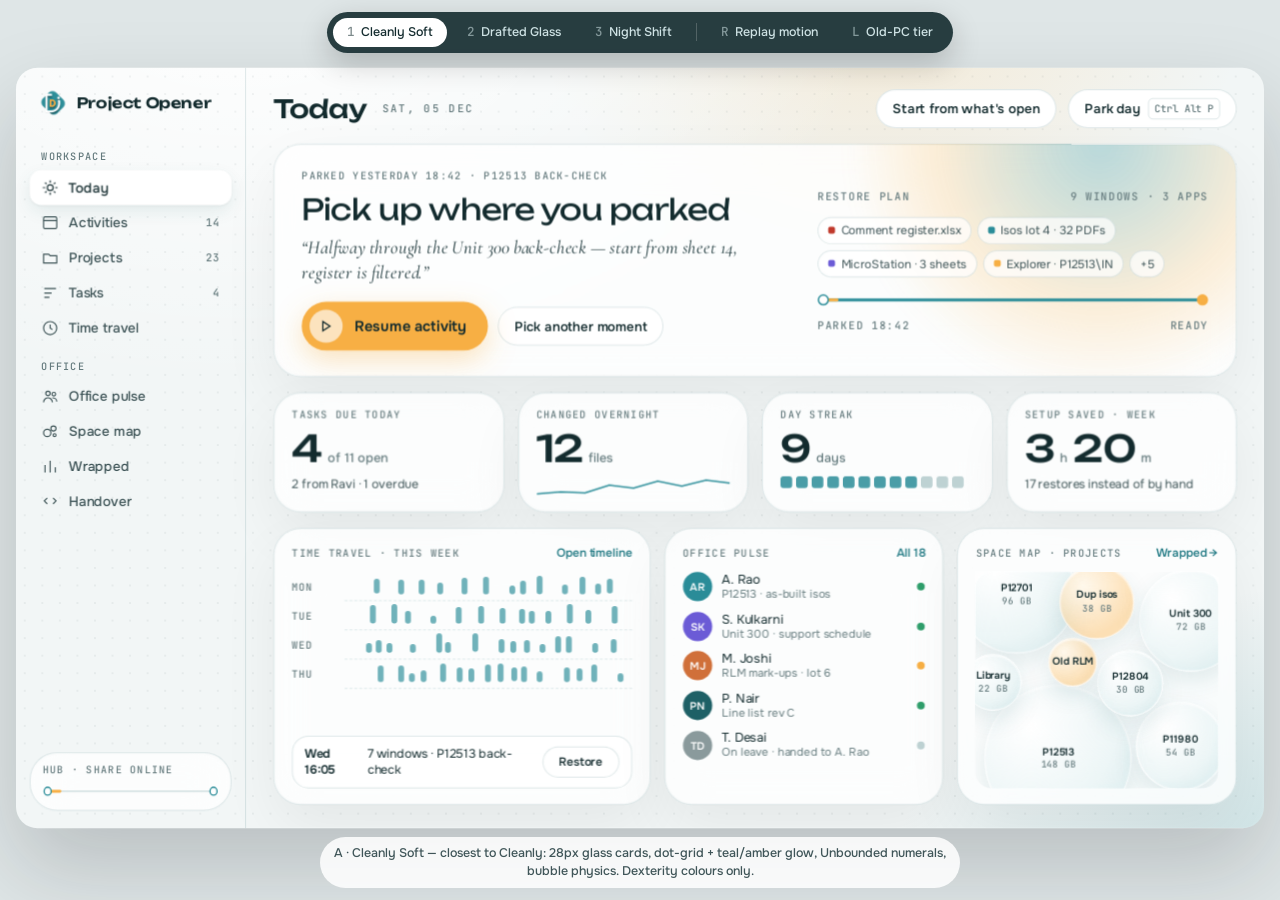
<file: docs/concepts/v4plus-boards.html>
<!doctype html>
<html lang="en">
<head>
<meta charset="utf-8">
<meta name="viewport" content="width=device-width,initial-scale=1">
<title>Project Opener concepts</title>
<link rel="preconnect" href="https://fonts.googleapis.com">
<link href="https://fonts.googleapis.com/css2?family=Archivo:wght@200..500&family=Cormorant+Garamond:ital,wght@1,500&family=Instrument+Sans:wght@400..600&family=JetBrains+Mono:wght@400;500&family=Onest:wght@400..700&family=Unbounded:wght@300..600&display=swap" rel="stylesheet">
<style>
/* ---------- shared brand tokens (Dexterity) ---------- */
:root{
  --teal:#2a8c98;--teal-ink:#1c7680;--teal-deep:#1e6066;--ink:#132b2e;--graphite:#4c6366;
  --amber:#f7af44;--amber-ink:#9a5b00;--paper:#f6fafa;--stone:#e8f2f3;--green:#2f9e6b;
  --ease:cubic-bezier(.2,.8,.2,1);--flow:cubic-bezier(.65,0,.35,1);
  --mono:"JetBrains Mono",ui-monospace,Consolas,monospace;
}
*{box-sizing:border-box;margin:0}
html,body{height:100%}
body{background:#dfe6e7;font-family:"Onest",system-ui,sans-serif;color:var(--ink);overflow:hidden}

/* ---------- board switcher (outside the app) ---------- */
.switch{position:fixed;top:12px;left:50%;transform:translateX(-50%);z-index:50;display:flex;gap:6px;align-items:center;
  background:#132b2ee6;color:#fff;padding:6px;border-radius:999px;font:500 12.5px/1 "Onest";box-shadow:0 10px 30px #0003}
.switch button{all:unset;cursor:pointer;padding:8px 14px;border-radius:999px;color:#cfe3e5;white-space:nowrap}
.switch button[aria-pressed=true]{background:#fff;color:var(--ink)}
.switch .sep{width:1px;height:18px;background:#ffffff33;margin:0 4px}
.switch .k{font-family:var(--mono);opacity:.55;margin-right:6px}

.stage{position:absolute;inset:0;display:grid;place-items:center;padding:60px 16px 64px}
[hidden]{display:none!important}
.frame{width:1280px;height:780px;transform-origin:center;flex:none;position:relative}

/* ---------- app shell (layout shared by all three concepts) ---------- */
.app{position:absolute;inset:0;display:grid;grid-template-columns:236px 1fr;overflow:hidden;
  border-radius:var(--win-r);background:var(--bg);color:var(--fg);box-shadow:0 40px 90px #0f12182e;isolation:isolate}
.bglayer{position:absolute;inset:0;z-index:-1;background:var(--bg-img);pointer-events:none}
.bglayer::after{content:"";position:absolute;inset:0;background:var(--texture);opacity:var(--texture-o)}
.side{padding:18px 14px;display:flex;flex-direction:column;gap:2px;border-right:1px solid var(--line)}
.brand{display:flex;align-items:center;gap:10px;padding:4px 10px 18px}
.brand img{width:28px;height:28px}
.brand b{font:var(--brand-font);letter-spacing:var(--brand-track)}
.nav-label{font:500 10.5px/1 var(--mono);letter-spacing:.14em;color:var(--fg-3);padding:16px 12px 8px;text-transform:uppercase}
.nav a{display:flex;align-items:center;gap:10px;padding:9px 12px;border-radius:var(--nav-r);color:var(--fg-2);text-decoration:none;font-size:14px;font-weight:500;
  transition:background .2s,color .2s,transform .25s var(--ease)}
.nav a:hover{background:var(--hover);color:var(--fg);transform:translateX(2px)}
.nav a.on{background:var(--nav-on);color:var(--fg);box-shadow:var(--nav-on-sh)}
.nav svg{width:18px;height:18px;stroke:currentColor;fill:none;stroke-width:1.6}
.nav .count{margin-left:auto;font:500 11px var(--mono);color:var(--fg-3)}
.side-foot{margin-top:auto;padding:12px;border-radius:var(--card-r);background:var(--card);border:1px solid var(--line);backdrop-filter:var(--glass);font-size:12px;color:var(--fg-2)}
.side-foot .pipe{margin-top:10px}

.main{padding:22px 28px 24px;display:grid;grid-template-rows:auto auto auto 1fr;gap:16px;min-width:0}
.top{display:flex;align-items:center;gap:12px}
.top h1{font:var(--title-font);letter-spacing:var(--title-track);font-size:26px}
.top .date{font:500 11px var(--mono);letter-spacing:.14em;color:var(--fg-3);text-transform:uppercase;margin-left:4px}
.top .sp{flex:1}
.btn{all:unset;cursor:pointer;display:inline-flex;align-items:center;gap:8px;height:38px;padding:0 16px;border-radius:999px;
  background:var(--btn);border:1px solid var(--line);font-size:13.5px;font-weight:550;color:var(--fg);
  transition:transform .2s var(--ease),box-shadow .25s var(--ease)}
.btn:hover{transform:translateY(-1px);box-shadow:0 6px 18px #0f121814}
.btn:active{transform:scale(.97)}
.kbd{font:500 10.5px var(--mono);padding:3px 6px;border-radius:5px;border:1px solid var(--line);color:var(--fg-3)}

.card{background:var(--card);border:1px solid var(--line);border-radius:var(--card-r);box-shadow:var(--card-sh);backdrop-filter:var(--glass);position:relative;overflow:hidden}
.label{font:500 10.5px/1 var(--mono);letter-spacing:.14em;text-transform:uppercase;color:var(--fg-3)}

/* hero: resume where you parked */
.hero{display:grid;grid-template-columns:1.25fr 1fr;gap:28px;padding:26px 28px;min-height:196px}
.hero .glow{position:absolute;width:520px;height:520px;right:-120px;top:-260px;border-radius:50%;background:var(--hero-glow);
  filter:blur(10px);animation:breathe 6s var(--ease) infinite;pointer-events:none;z-index:0}
.hero > *{position:relative;z-index:1}
.hero h2{font:var(--hero-font);letter-spacing:var(--title-track);font-size:30px;line-height:1.12;margin:12px 0 10px}
.note{font:italic 500 19px/1.35 "Cormorant Garamond",Georgia,serif;color:var(--fg-2)}
.note::before{content:"\201C"}.note::after{content:"\201D"}
.hero .acts{display:flex;gap:10px;margin-top:18px;align-items:center}
.cta{all:unset;cursor:pointer;position:relative;overflow:hidden;isolation:isolate;display:inline-flex;align-items:center;gap:12px;height:50px;padding:0 22px 0 8px;
  border-radius:999px;background:var(--amber);color:var(--ink);font-weight:600;font-size:15px;box-shadow:0 10px 28px #f7af4459;transition:transform .25s var(--ease),box-shadow .35s var(--ease)}
.cta:hover{transform:translateY(-2px);box-shadow:0 16px 36px #f7af4475}
.cta:active{transform:scale(.97)}
.cta .ic{width:34px;height:34px;border-radius:50%;background:#ffffffa6;display:grid;place-items:center}
.cta::after{content:"";position:absolute;top:0;bottom:0;width:40%;left:-40%;z-index:-1;
  background:linear-gradient(100deg,#fff0,#ffffffb3,#fff0);animation:shine 4.5s var(--ease) infinite 1.2s}
.restore{display:flex;flex-direction:column;justify-content:center;gap:14px}
.restore .row{display:flex;justify-content:space-between;font:500 11px var(--mono);color:var(--fg-3);letter-spacing:.08em;text-transform:uppercase}
.wins{display:flex;flex-wrap:wrap;gap:6px}
.chip{font-size:12px;padding:5px 10px;border-radius:999px;background:var(--chip);border:1px solid var(--line);color:var(--fg-2);display:inline-flex;gap:6px;align-items:center}
.chip i{width:7px;height:7px;border-radius:2px;display:inline-block}

/* line of flow (brand motion) */
.pipe{position:relative;height:14px}
.pipe svg{width:100%;height:14px;overflow:visible}
.pipe .track{stroke:var(--pipe);stroke-width:1.5}
.pipe .fill{stroke:var(--teal);stroke-width:3;stroke-linecap:round;stroke-dasharray:1000;stroke-dashoffset:1000;animation:draw 1.6s var(--flow) .5s forwards}
.pipe .slug{stroke:var(--amber);stroke-width:3;stroke-linecap:round;stroke-dasharray:14 1000;animation:slug 3.2s var(--flow) 2.2s infinite}
.pipe .node{fill:var(--card-solid);stroke:var(--teal);stroke-width:1.5}
.pipe .node.end{animation:nodefill .4s var(--ease) 2.1s forwards}

/* stats */
.stats{display:grid;grid-template-columns:repeat(4,1fr);gap:14px}
.stat{padding:16px 18px 14px;display:flex;flex-direction:column;gap:10px;cursor:default;transition:transform .3s var(--ease)}
.stat:hover{transform:translateY(-3px)}
.big{font:var(--num-font);font-size:38px;letter-spacing:var(--num-track);line-height:1;display:flex;align-items:baseline;gap:6px}
.big small{font:500 13px "Onest";letter-spacing:0;color:var(--fg-3)}
.stat .sub{font-size:12.5px;color:var(--fg-2)}
.spark{height:22px}
.spark path{fill:none;stroke:var(--teal);stroke-width:1.6;stroke-dasharray:200;stroke-dashoffset:200;animation:draw 1.4s var(--flow) .9s forwards}
.streak{display:flex;gap:4px}
.streak b{width:12px;height:12px;border-radius:3px;background:var(--teal);opacity:.85;transform:scale(0);animation:pop .4s var(--ease) forwards}
.streak b.off{background:var(--line-2);opacity:1}

/* bottom row */
.row3{display:grid;grid-template-columns:1.35fr 1fr 1fr;gap:14px;min-height:0}
.panel{padding:16px 18px;display:flex;flex-direction:column;gap:12px;min-height:0}
.panel-head{display:flex;justify-content:space-between;align-items:center}
.panel-head a{font-size:12px;color:var(--link);text-decoration:none;font-weight:550}

/* time travel */
.tt-day{display:grid;grid-template-columns:44px 1fr;align-items:center;gap:10px;height:30px}
.tt-day span{font:500 10.5px var(--mono);color:var(--fg-3);letter-spacing:.1em}
.tt-lane{position:relative;height:100%;border-bottom:1px dashed var(--line)}
.tick{position:absolute;bottom:6px;width:var(--tick-w);height:var(--h,14px);border-radius:3px;background:var(--tick);cursor:pointer;
  transform-origin:bottom;transform:scaleY(0);animation:grow .5s var(--ease) forwards;transition:background .2s,transform .2s var(--ease)}
.tick:hover,.tick.sel{background:var(--amber);transform:scaleY(1.25)!important}
.tt-card{margin-top:auto;display:flex;align-items:center;gap:12px;padding:10px 12px;border-radius:calc(var(--card-r)*.6);background:var(--chip);border:1px solid var(--line);font-size:12.5px;transition:opacity .2s}
.tt-card b{font-weight:600}
.tt-card .sp{flex:1}

/* pulse */
.person{display:flex;align-items:center;gap:10px;font-size:13px}
.av{width:30px;height:30px;border-radius:var(--av-r);display:grid;place-items:center;font:600 11px "Onest";color:#fff;flex:none}
.person .who{display:flex;flex-direction:column;line-height:1.25}
.person .who small{color:var(--fg-3);font-size:11.5px}
.dot{margin-left:auto;width:8px;height:8px;border-radius:50%;background:var(--green);box-shadow:0 0 0 0 #2f9e6b66;animation:ping 2.4s infinite}
.dot.idle{background:var(--amber);animation:none}
.dot.off{background:var(--line-2);animation:none}

/* space map */
.bubbles{position:relative;flex:1;min-height:150px;border-radius:calc(var(--card-r)*.6);overflow:hidden}
.bub{position:absolute;border-radius:50%;display:grid;place-items:center;text-align:center;cursor:grab;user-select:none;
  background:var(--bub);border:1px solid var(--bub-line);box-shadow:var(--bub-sh);backdrop-filter:var(--glass-sm);font:600 10.5px/1.2 "Onest";color:var(--fg)}
.bub small{display:block;font:500 9.5px var(--mono);color:var(--fg-3)}
.bub.dup{background:var(--bub-dup)}

/* wrapped board */
.lb{display:flex;flex-direction:column;gap:7px}
.lb div{display:grid;grid-template-columns:22px 1fr auto;gap:8px;align-items:center;font-size:12.5px}
.lb .n{font:500 11px var(--mono);color:var(--fg-3)}
.lb .me{font-weight:650}
.bar{height:5px;border-radius:9px;background:var(--line);overflow:hidden;grid-column:2/4}
.bar i{display:block;height:100%;background:var(--teal);width:0;transition:width 1.2s var(--ease)}
.opt{font-size:11.5px;color:var(--fg-3);display:flex;gap:8px;align-items:center;margin-top:auto}
.tog{width:28px;height:16px;border-radius:9px;background:var(--teal);position:relative;cursor:pointer;flex:none;transition:background .2s}
.tog::after{content:"";position:absolute;top:2px;left:14px;width:12px;height:12px;border-radius:50%;background:#fff;transition:left .25s var(--ease)}
.tog.offt{background:var(--line-2)}.tog.offt::after{left:2px}

/* entrance: rise (Cleanly) */
.rise{opacity:0;animation:rise .7s var(--ease) forwards;animation-delay:calc(var(--i,0)*60ms + 80ms)}
@keyframes rise{0%{opacity:0;filter:blur(6px);transform:translateY(12px)}to{opacity:1;filter:blur(0);transform:none}}
@keyframes shine{0%{left:-40%}35%,to{left:120%}}
@keyframes breathe{0%,to{opacity:.55;transform:scale(.96)}50%{opacity:.9;transform:scale(1.04)}}
@keyframes draw{to{stroke-dashoffset:0}}
@keyframes slug{0%{stroke-dashoffset:14}to{stroke-dashoffset:-560}}
@keyframes nodefill{to{fill:var(--amber);stroke:var(--amber)}}
@keyframes pop{to{transform:scale(1)}}
@keyframes grow{to{transform:scaleY(1)}}
@keyframes ping{0%{box-shadow:0 0 0 0 #2f9e6b66}70%,to{box-shadow:0 0 0 7px #2f9e6b00}}

/* ---------- auto-degrade preview ("old PC" tier) ---------- */
.lite .app{--glass:none;--glass-sm:none}
.lite .bglayer::after,.lite .hero .glow,.lite .cta::after{display:none}
.lite .rise{animation-duration:.18s;filter:none}
.lite .rise{animation-name:fade}
@keyframes fade{from{opacity:0}to{opacity:1}}
@media (prefers-reduced-motion:reduce){*,*::before,*::after{animation-duration:.01ms!important;animation-iteration-count:1!important;transition:none!important}}

/* ================= CONCEPT A: Cleanly Soft ================= */
[data-c=A]{
  --win-r:22px;--card-r:28px;--nav-r:12px;--av-r:50%;--tick-w:6px;
  --bg:#f2f6f6;--bg-img:radial-gradient(1100px 700px at 18% -12%,#fff 0%,#fff0 60%),radial-gradient(800px 560px at 108% 112%,#2a8c9840 0%,#2a8c9800 62%),radial-gradient(520px 380px at 70% -8%,#f7af4430 0%,#f7af4400 70%);
  --texture:radial-gradient(#132b2e14 1px,transparent 1.2px) 0 0/18px 18px;--texture-o:.7;
  --fg:#132b2e;--fg-2:#3f5558;--fg-3:#647a7d;--line:#1e606624;--line-2:#1e606647;--hover:#ffffff8c;
  --nav-on:#fff;--nav-on-sh:0 1px 2px #0f12180d,0 6px 18px #1e60661a;
  --card:#ffffffcc;--card-solid:#fff;--card-sh:0 24px 60px #0f12180f;--glass:blur(22px) saturate(1.5);--glass-sm:blur(6px);
  --btn:#fff;--chip:#ffffffb3;--link:var(--teal-ink);--pipe:#1e606633;--tick:#2a8c98aa;
  --hero-glow:radial-gradient(circle,#2a8c9855,#f7af4433 45%,#fff0 70%);
  --bub:radial-gradient(circle at 32% 28%,#ffffffee,#e3f1f2aa 60%,#2a8c9833);--bub-line:#ffffffb3;--bub-sh:inset 0 1px 2px #fff,0 10px 24px #1e606620;--bub-dup:radial-gradient(circle at 32% 28%,#fff8ec,#f7af4466 70%);
  --brand-font:600 15px "Unbounded";--brand-track:-.01em;
  --title-font:500 26px "Unbounded";--title-track:-.02em;
  --hero-font:400 30px "Unbounded";
  --num-font:500 38px "Unbounded";--num-track:-.03em;
}
/* ================= CONCEPT B: Drafted Glass ================= */
[data-c=B]{
  --win-r:10px;--card-r:8px;--nav-r:5px;--av-r:4px;--tick-w:3px;
  --bg:#f6fafa;--bg-img:radial-gradient(900px 520px at 100% -10%,#e3f1f2 0%,#e3f1f200 70%);
  --texture:repeating-linear-gradient(30deg,#1e60660d 0 1px,transparent 1px 26px),repeating-linear-gradient(150deg,#1e60660d 0 1px,transparent 1px 26px);--texture-o:1;
  --fg:#132b2e;--fg-2:#3f5558;--fg-3:#5d7376;--line:#1e606629;--line-2:#1e60664d;--hover:#e8f2f3;
  --nav-on:#e3f1f2;--nav-on-sh:inset 2px 0 0 var(--teal);
  --card:#fffffff0;--card-solid:#fff;--card-sh:none;--glass:blur(14px) saturate(1.3);--glass-sm:none;
  --btn:#fff;--chip:#f6fafa;--link:var(--teal-ink);--pipe:#1e606640;--tick:#1e6066;
  --hero-glow:radial-gradient(circle,#2a8c9822,#fff0 65%);
  --bub:#e3f1f2e6;--bub-line:#1e60664d;--bub-sh:none;--bub-dup:#fdeccf;
  --brand-font:400 15px "Archivo";--brand-track:.02em;
  --title-font:300 30px "Archivo";--title-track:-.03em;
  --hero-font:250 32px "Archivo";
  --num-font:250 44px "Archivo";--num-track:-.04em;
}
[data-c=B] body,[data-c=B] .app{font-family:"Instrument Sans",system-ui,sans-serif}
[data-c=B] .top h1{font-size:30px}
[data-c=B] .big{font-size:46px}
[data-c=B] .hero{border-top:2px solid var(--teal)}
[data-c=B] .stat{border-top:2px solid var(--line-2)}
[data-c=B] .stat:hover{border-top-color:var(--teal)}
/* ================= CONCEPT C: Night Shift ================= */
[data-c=C]{
  --win-r:20px;--card-r:20px;--nav-r:10px;--av-r:50%;--tick-w:5px;
  --bg:#0c1d20;--bg-img:radial-gradient(900px 620px at 12% -14%,#1e606699 0%,#1e606600 62%),radial-gradient(760px 520px at 108% 115%,#2a8c9855 0%,#2a8c9800 60%),radial-gradient(420px 300px at 64% 0%,#f7af4426 0%,#f7af4400 70%);
  --texture:repeating-linear-gradient(30deg,#ffffff08 0 1px,transparent 1px 30px),repeating-linear-gradient(150deg,#ffffff08 0 1px,transparent 1px 30px);--texture-o:1;
  --fg:#eaf4f5;--fg-2:#b5c9cb;--fg-3:#7f9a9d;--line:#ffffff1c;--line-2:#ffffff33;--hover:#ffffff0f;
  --nav-on:#ffffff14;--nav-on-sh:inset 0 1px 0 #ffffff14;
  --card:#ffffff0d;--card-solid:#0c1d20;--card-sh:0 30px 60px #0006;--glass:blur(22px) saturate(1.4);--glass-sm:blur(8px);
  --btn:#ffffff12;--chip:#ffffff0f;--link:#7fd0d9;--pipe:#ffffff2e;--tick:#2a8c98;
  --hero-glow:radial-gradient(circle,#2a8c9877,#f7af4422 45%,#0000 70%);
  --bub:radial-gradient(circle at 32% 28%,#ffffff2e,#2a8c9840 60%,#2a8c9814);--bub-line:#ffffff2a;--bub-sh:inset 0 1px 1px #ffffff40,0 12px 28px #0007;--bub-dup:radial-gradient(circle at 32% 28%,#ffffff2e,#f7af4455 70%);
  --brand-font:600 15px "Unbounded";--brand-track:-.01em;
  --title-font:500 26px "Unbounded";--title-track:-.02em;
  --hero-font:400 30px "Unbounded";
  --num-font:500 38px "Unbounded";--num-track:-.03em;
}
[data-c=C] .cta .ic{background:#132b2e1f}
[data-c=C] .brand img{filter:drop-shadow(0 0 12px #2a8c9866)}

.caption{position:fixed;bottom:12px;left:50%;transform:translateX(-50%);font:500 12.5px/1.4 "Onest";color:#3f5558;background:#ffffffd9;padding:8px 14px;border-radius:999px;max-width:min(920px,calc(100vw - 32px));text-align:center}
</style>
</head>
<body data-c="A">
<div class="switch" role="tablist">
  <button data-set="A" aria-pressed="true"><span class="k">1</span>Cleanly Soft</button>
  <button data-set="B" aria-pressed="false"><span class="k">2</span>Drafted Glass</button>
  <button data-set="C" aria-pressed="false"><span class="k">3</span>Night Shift</button>
  <span class="sep"></span>
  <button id="replay"><span class="k">R</span>Replay motion</button>
  <button id="lite" aria-pressed="false"><span class="k">L</span>Old-PC tier</button>
</div>

<div class="stage"><div class="frame" id="frame">
<div class="app" id="app">
  <div class="bglayer"></div>
  <aside class="side">
    <div class="brand rise" style="--i:0"><img src="dexterity-mark-64.png" alt=""><b>Project Opener</b></div>
    <nav class="nav">
      <div class="nav-label">Workspace</div>
      <a class="on rise" style="--i:1" href="#"><svg viewBox="0 0 24 24"><circle cx="12" cy="12" r="4"/><path d="M12 2v3M12 19v3M2 12h3M19 12h3M5 5l2 2M17 17l2 2M5 19l2-2M17 7l2-2"/></svg>Today</a>
      <a class="rise" style="--i:2" href="#"><svg viewBox="0 0 24 24"><rect x="3" y="4" width="18" height="16" rx="2"/><path d="M3 9h18"/></svg>Activities<span class="count">14</span></a>
      <a class="rise" style="--i:3" href="#"><svg viewBox="0 0 24 24"><path d="M3 7h7l2 2h9v10H3z"/></svg>Projects<span class="count">23</span></a>
      <a class="rise" style="--i:4" href="#"><svg viewBox="0 0 24 24"><path d="M4 6h16M4 12h10M4 18h7"/></svg>Tasks<span class="count">4</span></a>
      <a class="rise" style="--i:5" href="#"><svg viewBox="0 0 24 24"><circle cx="12" cy="12" r="9"/><path d="M12 7v5l3 2"/></svg>Time travel</a>
      <div class="nav-label">Office</div>
      <a class="rise" style="--i:6" href="#"><svg viewBox="0 0 24 24"><circle cx="9" cy="8" r="3"/><circle cx="17" cy="9" r="2.5"/><path d="M3 20c0-3.5 3-6 6-6s6 2.5 6 6M15 14c3 0 6 2 6 5"/></svg>Office pulse</a>
      <a class="rise" style="--i:7" href="#"><svg viewBox="0 0 24 24"><circle cx="8" cy="14" r="5"/><circle cx="16.5" cy="8" r="3.5"/><circle cx="18" cy="17" r="2"/></svg>Space map</a>
      <a class="rise" style="--i:8" href="#"><svg viewBox="0 0 24 24"><path d="M5 20V10M12 20V4M19 20v-7"/></svg>Wrapped</a>
      <a class="rise" style="--i:9" href="#"><svg viewBox="0 0 24 24"><path d="M8 7l-4 4 4 4M16 7l4 4-4 4"/></svg>Handover</a>
    </nav>
    <div class="side-foot rise" style="--i:10">
      <div class="label">Hub · share online</div>
      <div class="pipe"><svg viewBox="0 0 200 14" preserveAspectRatio="none"><line class="track" x1="6" y1="7" x2="194" y2="7"/><line class="slug" x1="6" y1="7" x2="194" y2="7"/><circle class="node" cx="6" cy="7" r="4"/><circle class="node" cx="194" cy="7" r="4"/></svg></div>
    </div>
  </aside>

  <main class="main">
    <div class="top rise" style="--i:1">
      <h1>Today</h1><span class="date" id="today"></span>
      <span class="sp"></span>
      <button class="btn">Start from what's open</button>
      <button class="btn">Park day <span class="kbd">Ctrl Alt P</span></button>
    </div>

    <section class="card hero rise" style="--i:2">
      <div class="glow"></div>
      <div>
        <div class="label">Parked yesterday 18:42 · P12513 back-check</div>
        <h2>Pick up where you parked</h2>
        <p class="note">Halfway through the Unit 300 back-check — start from sheet 14, register is filtered.</p>
        <div class="acts">
          <button class="cta"><span class="ic"><svg width="16" height="16" viewBox="0 0 24 24" fill="none" stroke="#132b2e" stroke-width="2"><path d="M7 5l11 7-11 7z"/></svg></span>Resume activity</button>
          <button class="btn">Pick another moment</button>
        </div>
      </div>
      <div class="restore">
        <div class="row"><span>Restore plan</span><span>9 windows · 3 apps</span></div>
        <div class="wins">
          <span class="chip"><i style="background:#c0392b"></i>Comment register.xlsx</span>
          <span class="chip"><i style="background:#2a8c98"></i>Isos lot 4 · 32 PDFs</span>
          <span class="chip"><i style="background:#6b5bd6"></i>MicroStation · 3 sheets</span>
          <span class="chip"><i style="background:#f7af44"></i>Explorer · P12513\IN</span>
          <span class="chip">+5</span>
        </div>
        <div class="pipe"><svg viewBox="0 0 400 14" preserveAspectRatio="none"><line class="track" x1="6" y1="7" x2="394" y2="7"/><line class="fill" x1="6" y1="7" x2="394" y2="7"/><line class="slug" x1="6" y1="7" x2="394" y2="7"/><circle class="node" cx="6" cy="7" r="5"/><circle class="node end" cx="394" cy="7" r="5"/></svg></div>
        <div class="row"><span>Parked 18:42</span><span>Ready</span></div>
      </div>
    </section>

    <section class="stats">
      <div class="card stat rise" style="--i:3"><div class="label">Tasks due today</div><div class="big"><span data-n="4">0</span><small>of 11 open</small></div><div class="sub">2 from Ravi · 1 overdue</div></div>
      <div class="card stat rise" style="--i:4"><div class="label">Changed overnight</div><div class="big"><span data-n="12">0</span><small>files</small></div><svg class="spark" viewBox="0 0 160 22" preserveAspectRatio="none"><path d="M0 18 L20 16 L40 17 L60 9 L80 12 L100 5 L120 10 L140 4 L160 7"/></svg></div>
      <div class="card stat rise" style="--i:5"><div class="label">Day streak</div><div class="big"><span data-n="9">0</span><small>days</small></div><div class="streak" id="streak"></div></div>
      <div class="card stat rise" style="--i:6"><div class="label">Setup saved · week</div><div class="big"><span data-n="3">0</span><small>h</small><span data-n="20">0</span><small>m</small></div><div class="sub">17 restores instead of by hand</div></div>
    </section>

    <section class="row3">
      <div class="card panel rise" style="--i:7">
        <div class="panel-head"><span class="label">Time travel · this week</span><a href="#">Open timeline</a></div>
        <div id="tt"></div>
        <div class="tt-card" id="ttcard"><b id="ttwhen">Wed 16:05</b><span id="ttwhat">7 windows · P12513 back-check</span><span class="sp"></span><button class="btn" style="height:30px;font-size:12px">Restore</button></div>
      </div>
      <div class="card panel rise" style="--i:8">
        <div class="panel-head"><span class="label">Office pulse</span><a href="#">All 18</a></div>
        <div id="pulse" style="display:flex;flex-direction:column;gap:10px"></div>
      </div>
      <div class="card panel rise" style="--i:9">
        <div class="panel-head"><span class="label" id="rhs-label">Space map · projects</span><a href="#" id="flip">Wrapped →</a></div>
        <div class="bubbles" id="bubbles"></div>
        <div id="wrapped" hidden style="display:flex;flex-direction:column;gap:10px;flex:1">
          <div class="lb" id="lb"></div>
          <div class="opt"><span class="tog" id="tog"></span>Show me on the office board</div>
        </div>
      </div>
    </section>
  </main>
</div>
</div></div>
<div class="caption" id="cap"></div>

<script>
const CAPS={
  A:"A · Cleanly Soft — closest to Cleanly: 28px glass cards, dot-grid + teal/amber glow, Unbounded numerals, bubble physics. Dexterity colours only.",
  B:"B · Drafted Glass — the Dexterity brand leads: Archivo light numerals, hairlines and 8px radii, isometric grid, glass only where things float. Cleanly's layout and motion.",
  C:"C · Night Shift — dark ink-teal workspace, glass panels with soft glow, Unbounded numerals, amber as the one action. Cinematic, and kind to eyes on long CAD days."
};
const $=s=>document.querySelector(s), $$=s=>[...document.querySelectorAll(s)];
document.getElementById('today').textContent=new Date().toLocaleDateString('en-GB',{weekday:'short',day:'2-digit',month:'short'});

/* streak */
const st=$('#streak');[1,1,1,1,1,1,1,1,1,0,0,0].forEach((v,i)=>{const b=document.createElement('b');if(!v)b.className='off';b.style.animationDelay=(900+i*45)+'ms';st.appendChild(b)});

/* time travel lanes */
const days=['MON','TUE','WED','THU'],tt=$('#tt');const snaps=[];
days.forEach((d,di)=>{const r=document.createElement('div');r.className='tt-day';r.innerHTML=`<span>${d}</span><div class="tt-lane"></div>`;tt.appendChild(r);
  const lane=r.querySelector('.tt-lane');let x=4;let k=0;
  while(x<96){x+=3+Math.random()*7;if(x>96)break;const t=document.createElement('i');t.className='tick';t.style.left=x+'%';t.style.setProperty('--h',(8+Math.random()*12)+'px');
    t.style.animationDelay=(700+di*90+k*18)+'ms';const hr=9+Math.floor(x/96*9),mn=String(Math.floor(Math.random()*12)*5).padStart(2,'0');
    const acts=['P12513 back-check','Unit 300 isos','RLM mark-ups','Line list rev C','Support schedule'];const a=acts[(di+k)%acts.length];
    t.dataset.when=`${d[0]+d.slice(1).toLowerCase()} ${hr}:${mn}`;t.dataset.what=`${4+((di*3+k)%7)} windows · ${a}`;
    t.onmouseenter=t.onclick=()=>{$$('.tick.sel').forEach(e=>e.classList.remove('sel'));t.classList.add('sel');$('#ttwhen').textContent=t.dataset.when;$('#ttwhat').textContent=t.dataset.what};
    lane.appendChild(t);k++;}
});

/* pulse */
const ppl=[['AR','A. Rao','P12513 · as-built isos','#2a8c98',''],['SK','S. Kulkarni','Unit 300 · support schedule','#6b5bd6',''],['MJ','M. Joshi','RLM mark-ups · lot 6','#d0703a','idle'],['PN','P. Nair','Line list rev C','#1e6066',''],['TD','T. Desai','On leave · handed to A. Rao','#8a9a9c','off']];
$('#pulse').innerHTML=ppl.map(p=>`<div class="person"><span class="av" style="background:${p[3]}">${p[0]}</span><span class="who">${p[1]}<small>${p[2]}</small></span><span class="dot ${p[4]}"></span></div>`).join('');

/* wrapped leaderboard */
const lb=[['1','S. Kulkarni',92],['2','A. Rao',84],['3','You',77,1],['4','P. Nair',61],['5','M. Joshi',55]];
$('#lb').innerHTML=lb.map(r=>`<div class="${r[3]?'me':''}"><span class="n">${r[0]}</span><span>${r[1]}</span><span class="n">${r[2]}</span><span class="bar"><i data-w="${r[2]}"></i></span></div>`).join('');
$('#tog').onclick=e=>{e.currentTarget.classList.toggle('offt');$$('.lb .me').forEach(m=>m.style.opacity=e.currentTarget.classList.contains('offt')?.25:1)};
let showW=false;$('#flip').onclick=e=>{e.preventDefault();showW=!showW;$('#bubbles').hidden=showW;$('#wrapped').hidden=!showW;
  $('#rhs-label').textContent=showW?'Wrapped · week 47 board':'Space map · projects';$('#flip').textContent=showW?'← Space map':'Wrapped →';
  if(showW)requestAnimationFrame(()=>$$('.bar i').forEach(i=>i.style.width=i.dataset.w+'%'));else{$$('.bar i').forEach(i=>i.style.width=0);}};

/* space map: bubbles with light physics, draggable, bump each other */
const data=[['P12513',148],['P12701',96],['Unit 300',72],['P11980',54],['Dup isos',38,1],['P12804',30],['Library',22],['Old RLM',16,1]];
let B=[],box,dragging=null,lastT=0;
function buildBubbles(){const el=$('#bubbles');el.innerHTML='';box=el.getBoundingClientRect();const W=el.clientWidth,H=el.clientHeight;const max=Math.max(...data.map(d=>d[1]));
  B=data.map((d,i)=>{const r=Math.max(18,Math.sqrt(d[1]/max)*Math.min(W,H)*.34);const n=document.createElement('div');n.className='bub'+(d[2]?' dup':'');
    n.style.width=n.style.height=2*r+'px';n.innerHTML=`<span>${d[0]}${r>26?`<small>${d[1]} GB</small>`:''}</span>`;el.appendChild(n);
    const o={n,r,x:W/2+(Math.random()-.5)*W*.6,y:H/2+(Math.random()-.5)*H*.5,vx:(Math.random()-.5)*.6,vy:(Math.random()-.5)*.6,W,H};
    n.onpointerdown=e=>{dragging=o;n.setPointerCapture(e.pointerId);n.style.cursor='grabbing'};
    n.onpointermove=e=>{if(dragging!==o)return;const rr=el.getBoundingClientRect(),s=rr.width/el.clientWidth;const nx=(e.clientX-rr.left)/s,ny=(e.clientY-rr.top)/s;o.vx=(nx-o.x)*.5;o.vy=(ny-o.y)*.5;o.x=nx;o.y=ny};
    n.onpointerup=()=>{dragging=null;n.style.cursor=''};return o})}
function step(){const lite=document.body.classList.contains('lite');
  for(const a of B){if(a!==dragging){a.vx+=(a.W/2-a.x)*.0006;a.vy+=(a.H/2-a.y)*.0006;a.vx*=.96;a.vy*=.96;if(!lite){a.vx+=Math.sin(performance.now()/1700+a.r)*.004}a.x+=a.vx;a.y+=a.vy}
    a.x=Math.min(a.W-a.r,Math.max(a.r,a.x));a.y=Math.min(a.H-a.r,Math.max(a.r,a.y))}
  for(let i=0;i<B.length;i++)for(let j=i+1;j<B.length;j++){const a=B[i],b=B[j],dx=b.x-a.x,dy=b.y-a.y,d=Math.hypot(dx,dy)||1,m=a.r+b.r+3;
    if(d<m){const p=(m-d)/2,ux=dx/d,uy=dy/d;if(a!==dragging){a.x-=ux*p;a.y-=uy*p;a.vx-=ux*.15;a.vy-=uy*.15}if(b!==dragging){b.x+=ux*p;b.y+=uy*p;b.vx+=ux*.15;b.vy+=uy*.15}}}
  for(const a of B)a.n.style.transform=`translate(${a.x-a.r}px,${a.y-a.r}px)`;requestAnimationFrame(step)}

/* count-up numbers */
function countUp(){$$('[data-n]').forEach(el=>{const to=+el.dataset.n,t0=performance.now()+500,d=900;
  const f=t=>{const k=Math.min(1,Math.max(0,(t-t0)/d));el.textContent=Math.round(to*(1-Math.pow(1-k,3)));if(k<1)requestAnimationFrame(f)};requestAnimationFrame(f)})}

/* fit the 1280x780 window into the viewport */
function fit(){const s=Math.min((innerWidth-32)/1280,(innerHeight-124)/780,1);$('#frame').style.transform=`scale(${s})`;$('#frame').style.margin=`${(780*s-780)/2}px ${(1280*s-1280)/2}px`}
addEventListener('resize',fit);

function replay(){const app=$('#app');const c=app.cloneNode(true);app.replaceWith(c);
  // rebind after clone: simplest is a full reload of dynamic parts
  location.hash=document.body.dataset.c;location.reload()}
function setC(c){document.body.dataset.c=c;$$('.switch [data-set]').forEach(b=>b.setAttribute('aria-pressed',b.dataset.set===c));$('#cap').textContent=CAPS[c];try{localStorage.setItem('po-board',c)}catch(e){}}
$$('.switch [data-set]').forEach(b=>b.onclick=()=>setC(b.dataset.set));
$('#replay').onclick=replay;
$('#lite').onclick=e=>{const on=document.body.classList.toggle('lite');e.currentTarget.setAttribute('aria-pressed',on)};
addEventListener('keydown',e=>{if(e.key==='1')setC('A');if(e.key==='2')setC('B');if(e.key==='3')setC('C');if(e.key==='r'||e.key==='R')replay();if(e.key==='l'||e.key==='L')$('#lite').click()});

let start=(location.hash||'').slice(1);if(!CAPS[start]){try{start=localStorage.getItem('po-board')}catch(e){}}
setC(CAPS[start]?start:'A');fit();countUp();
document.fonts.ready.then(()=>{buildBubbles();requestAnimationFrame(step)});
</script>
</body>
</html>
</file>
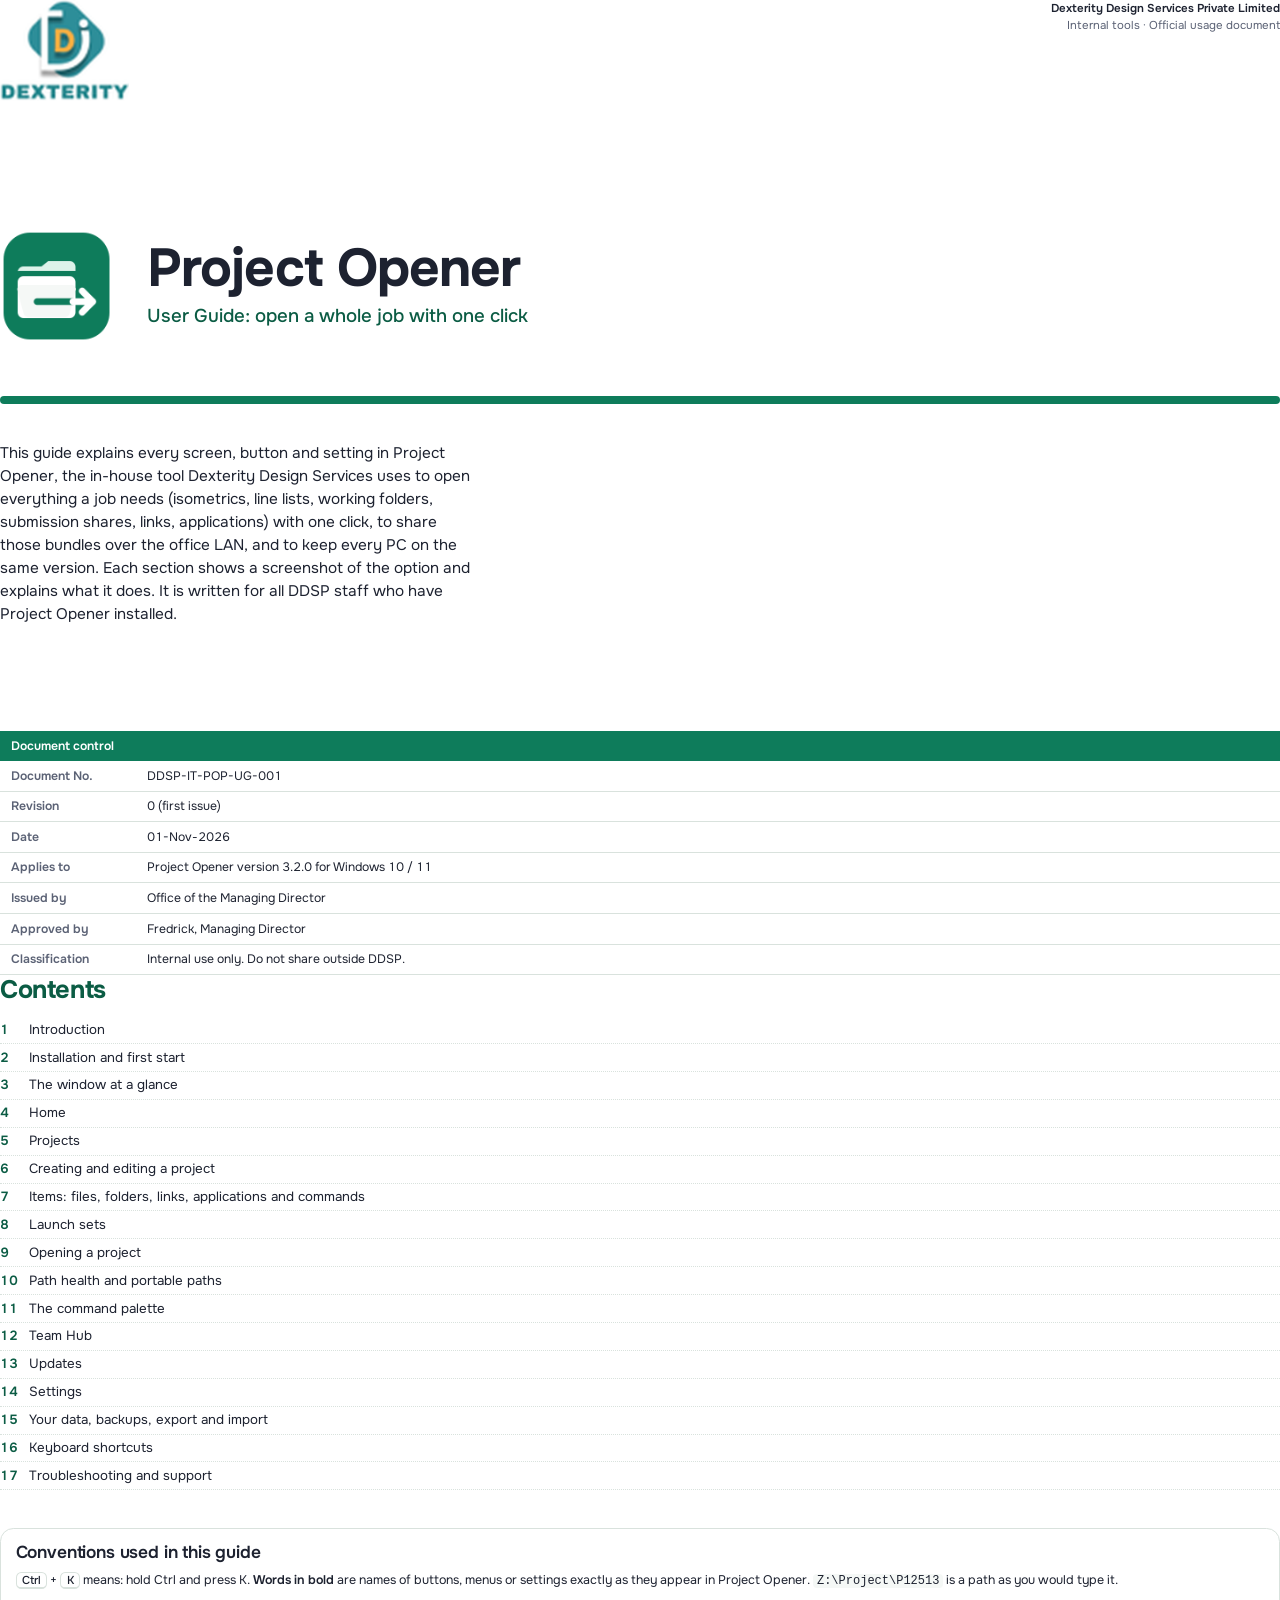
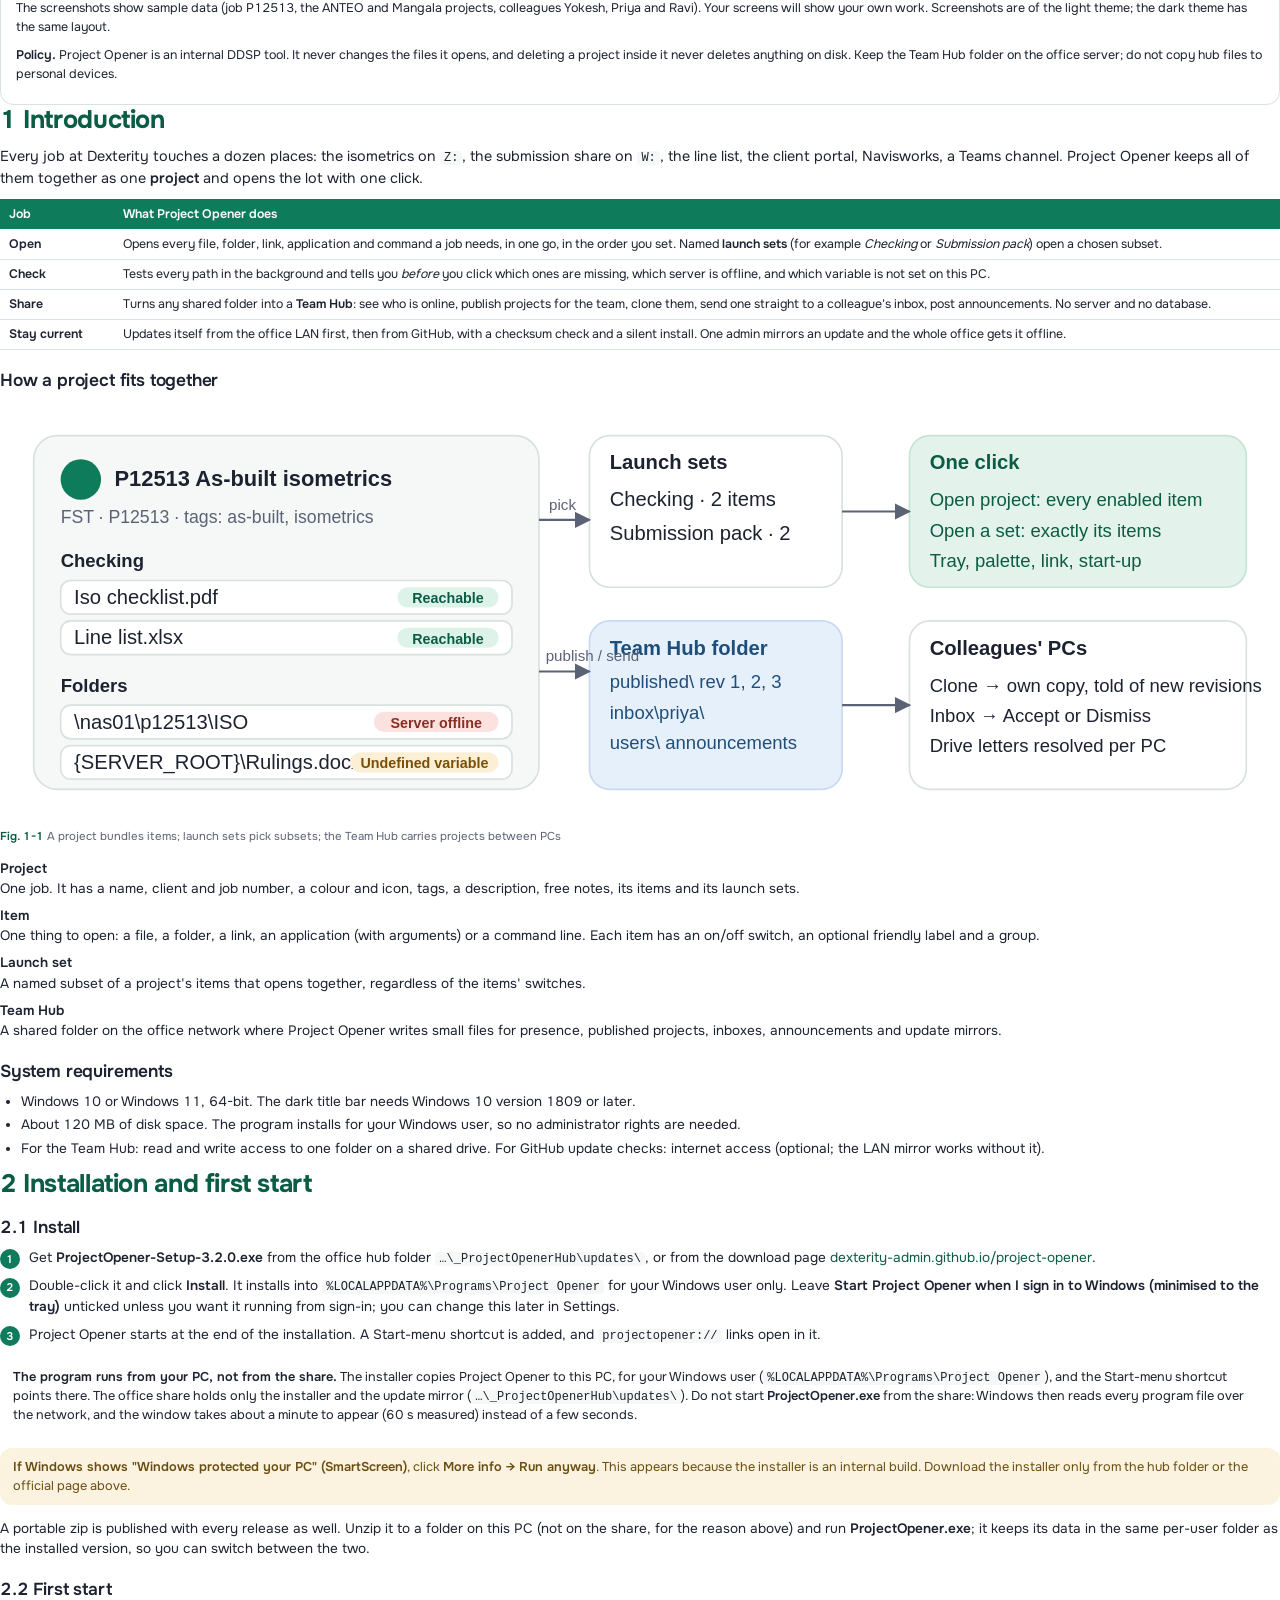
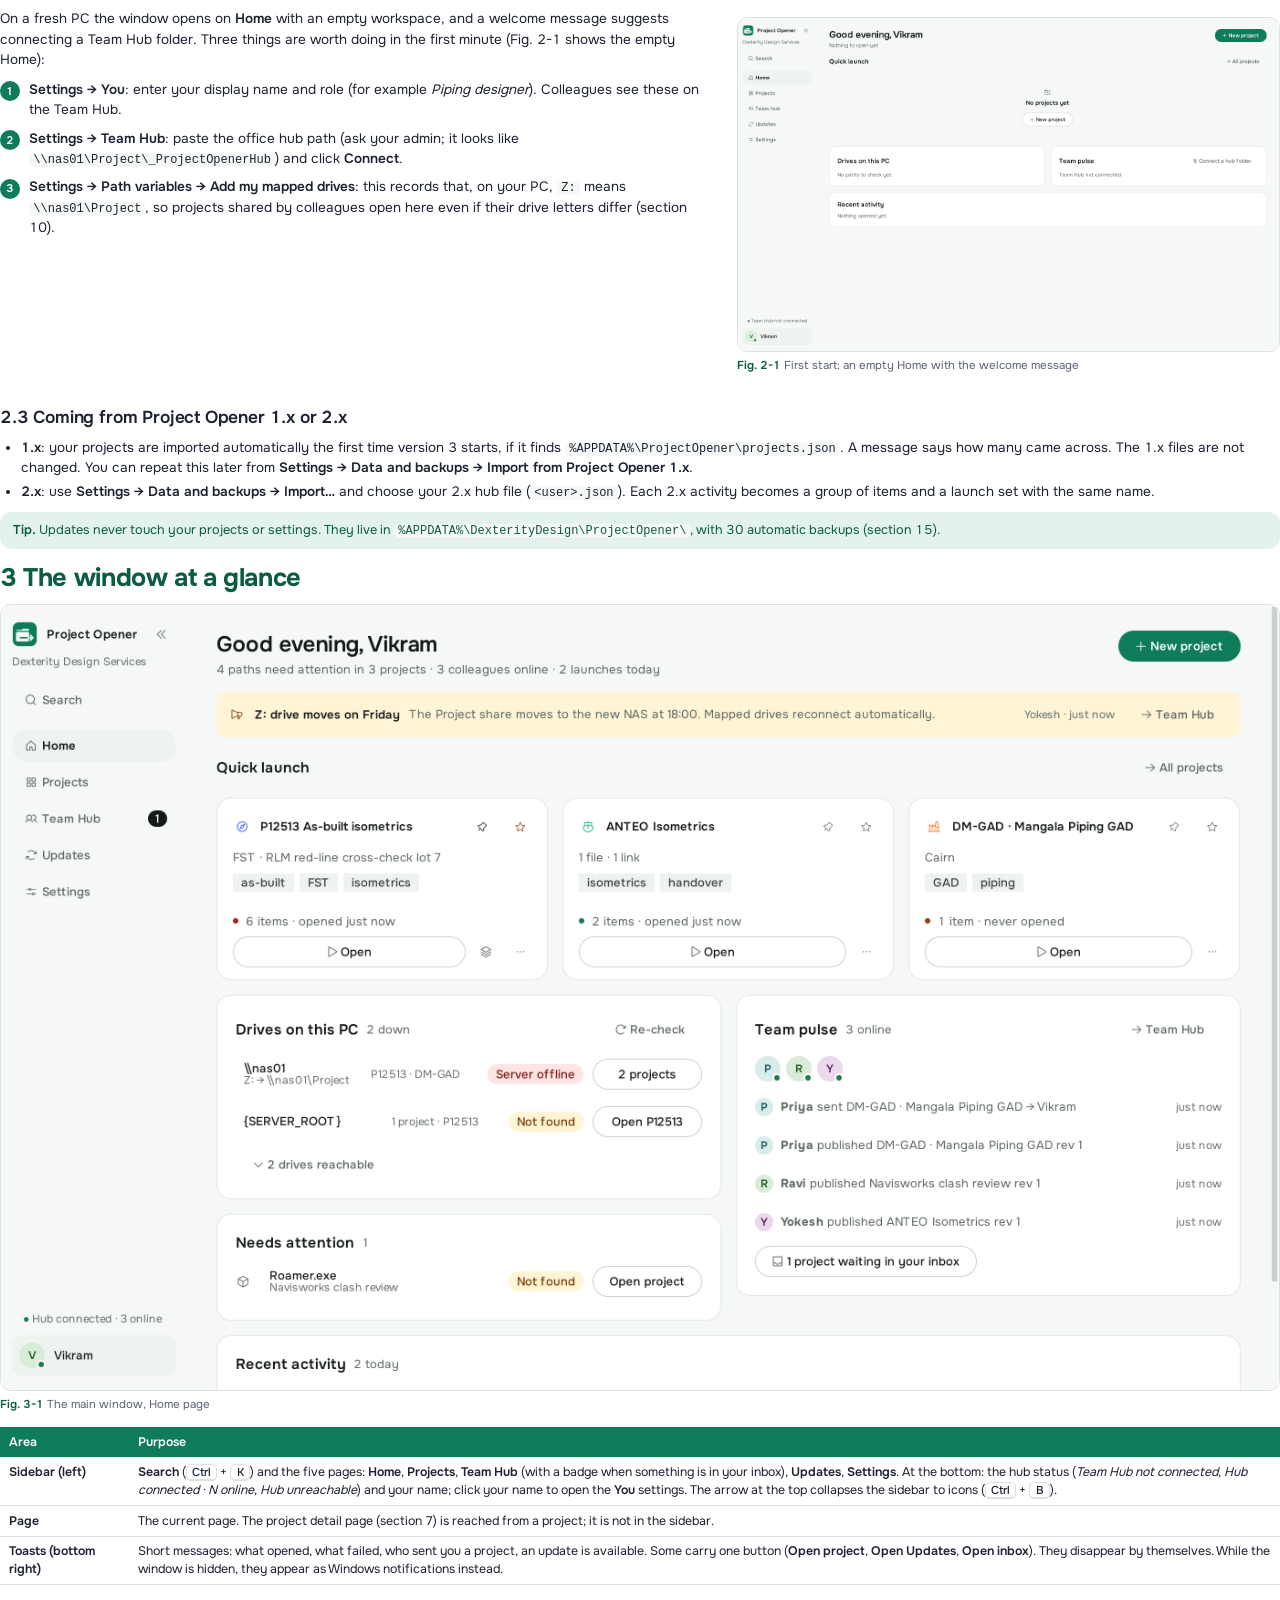
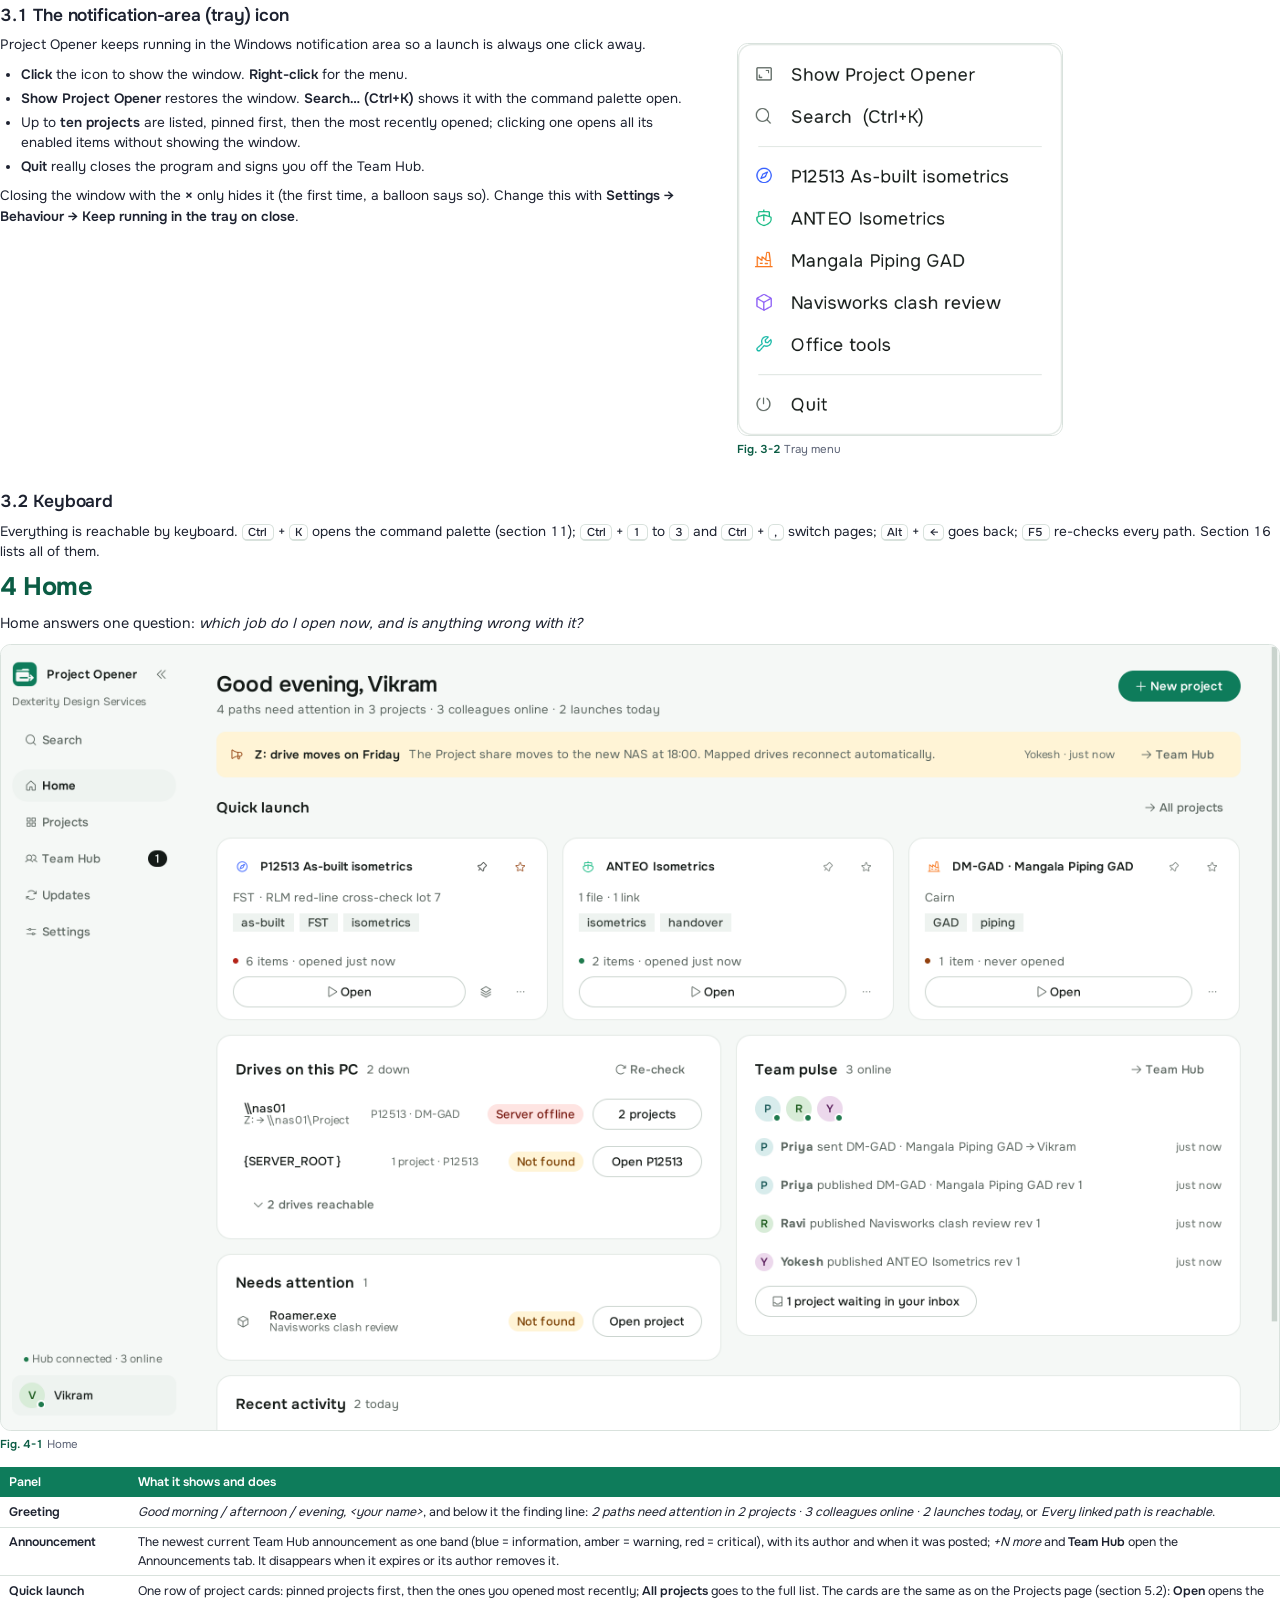
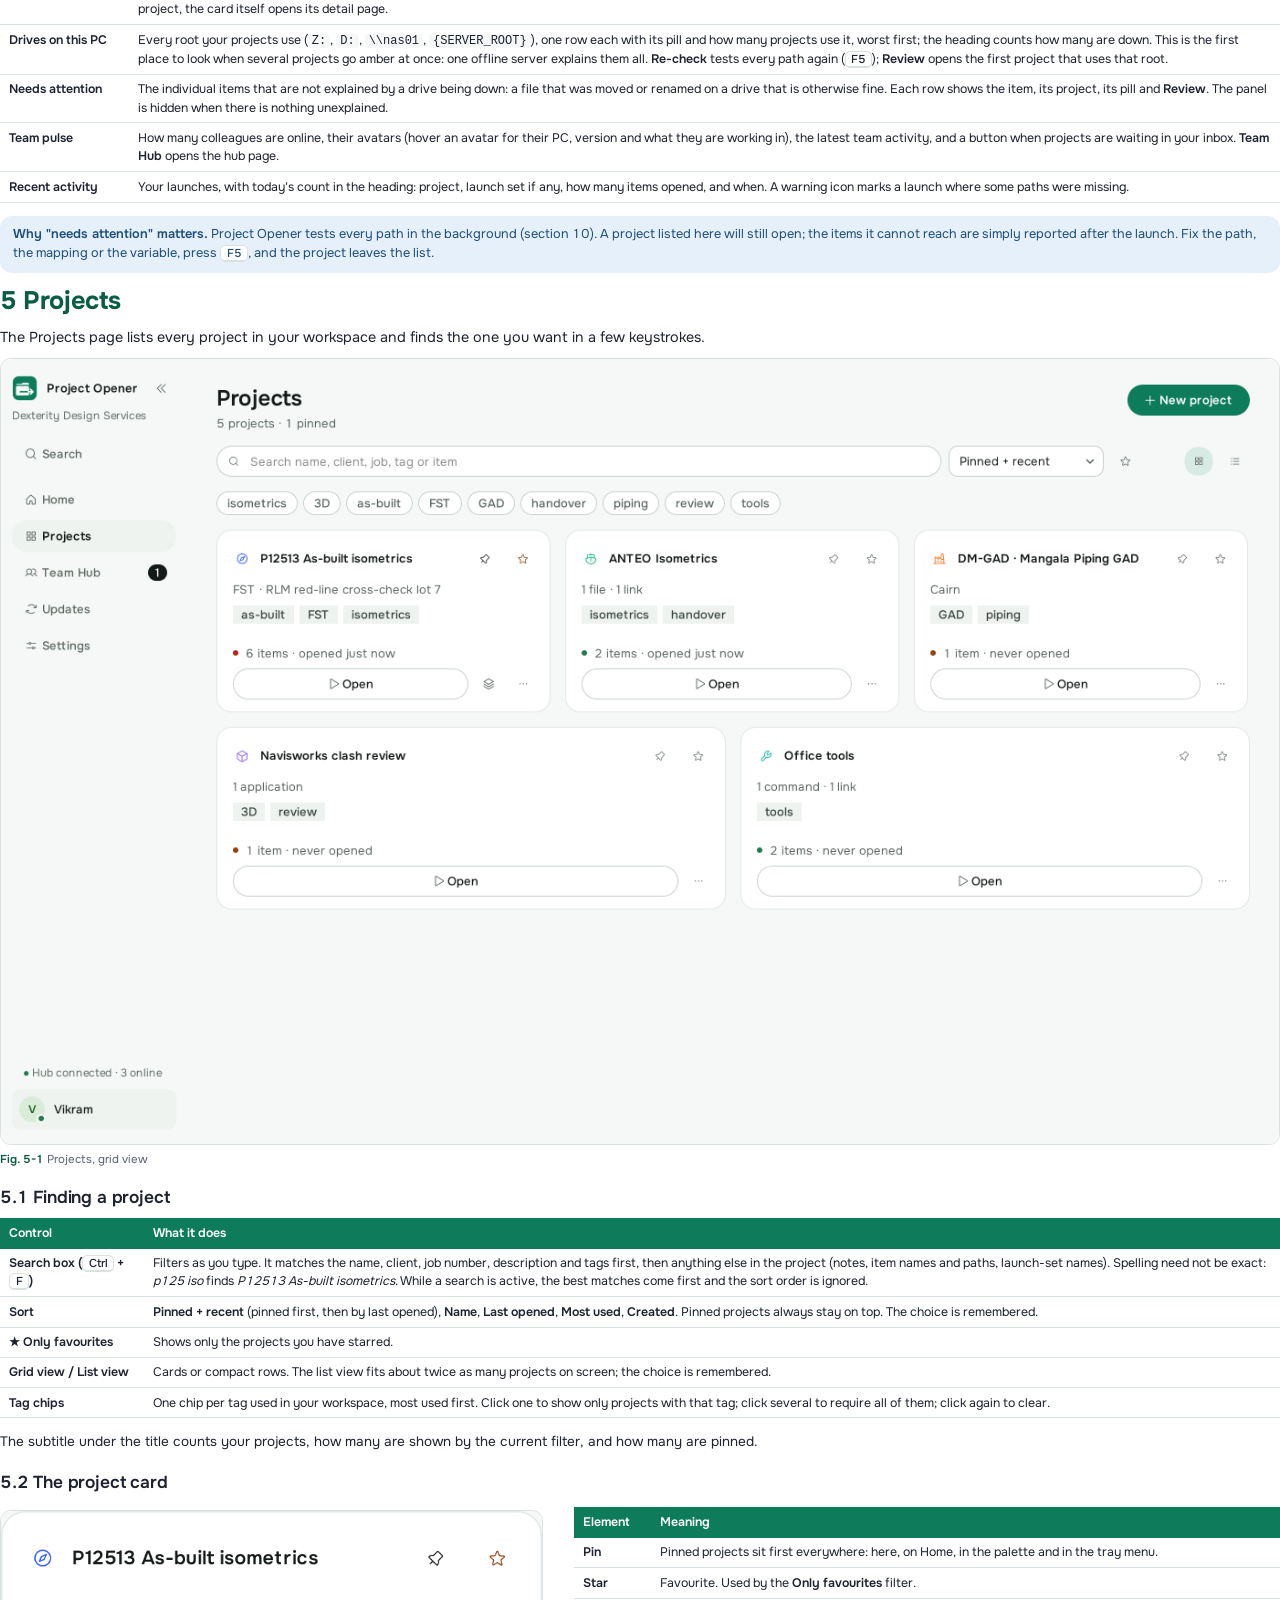
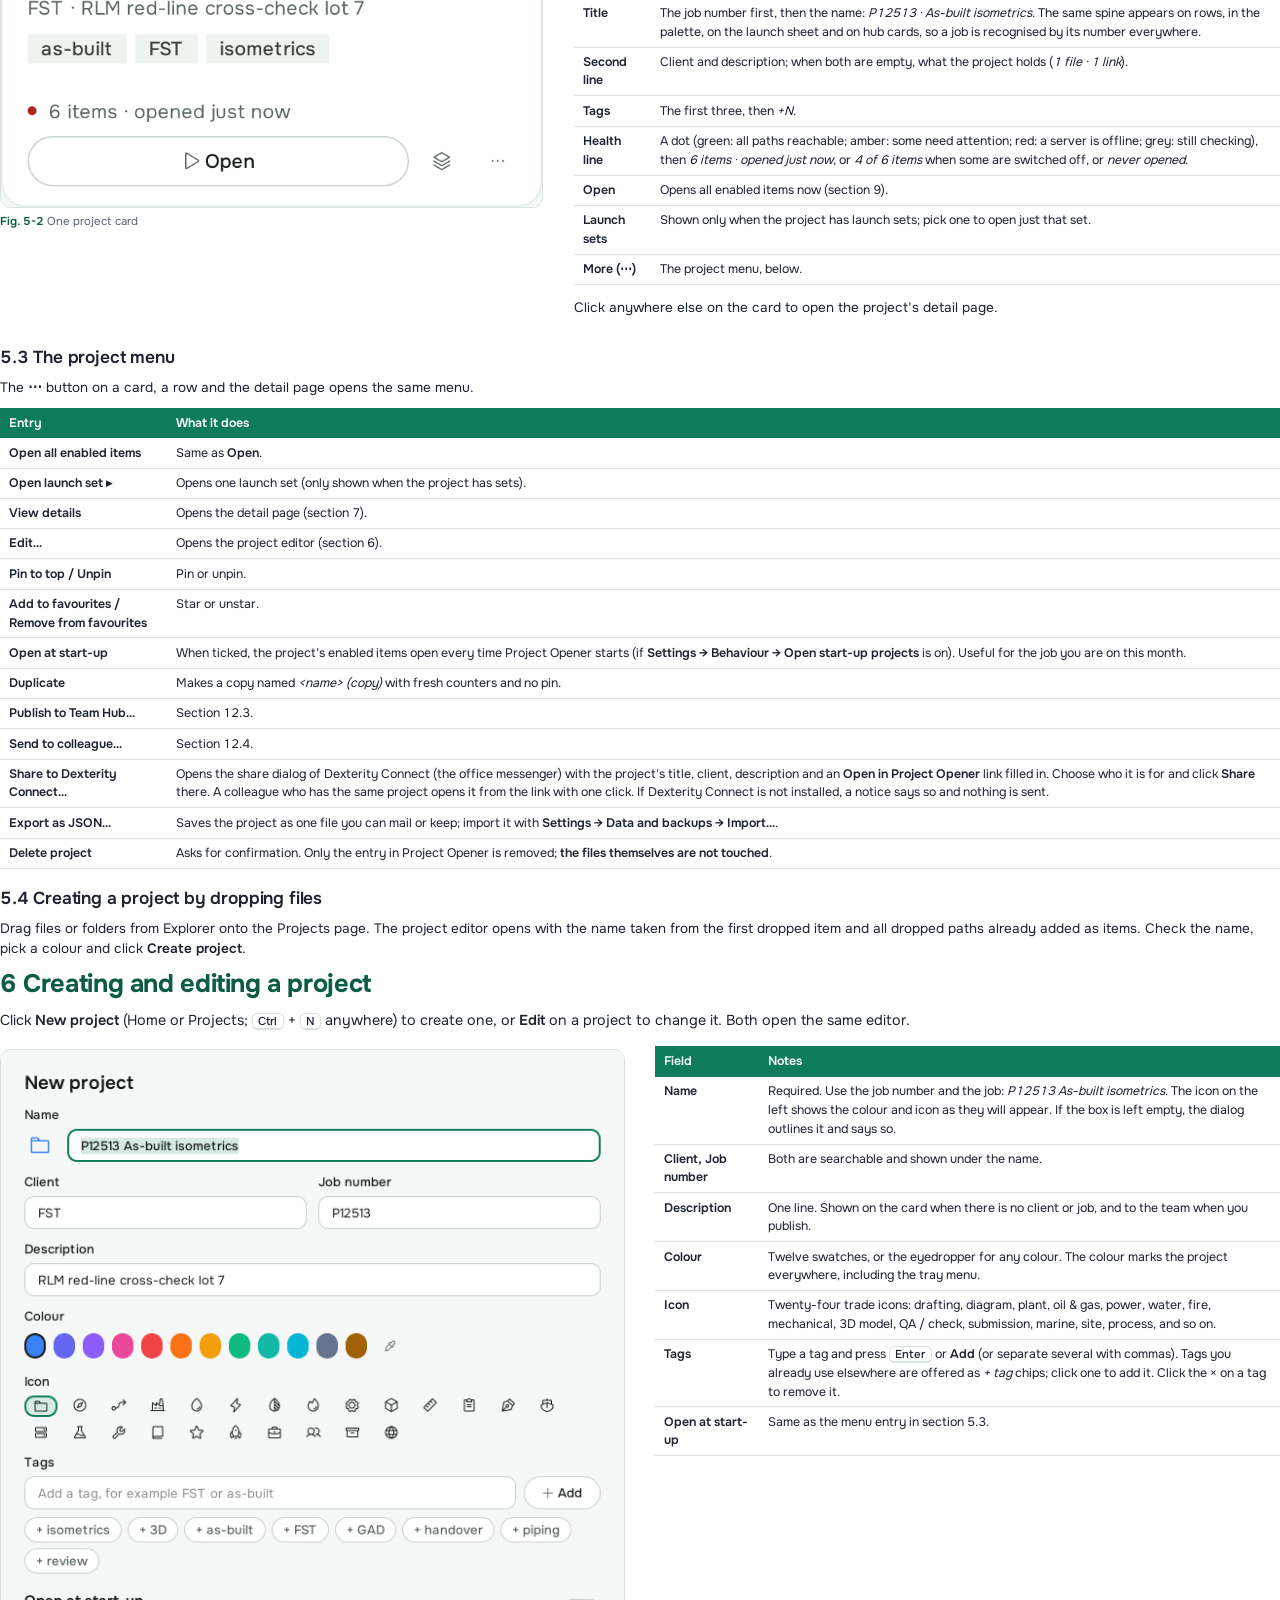
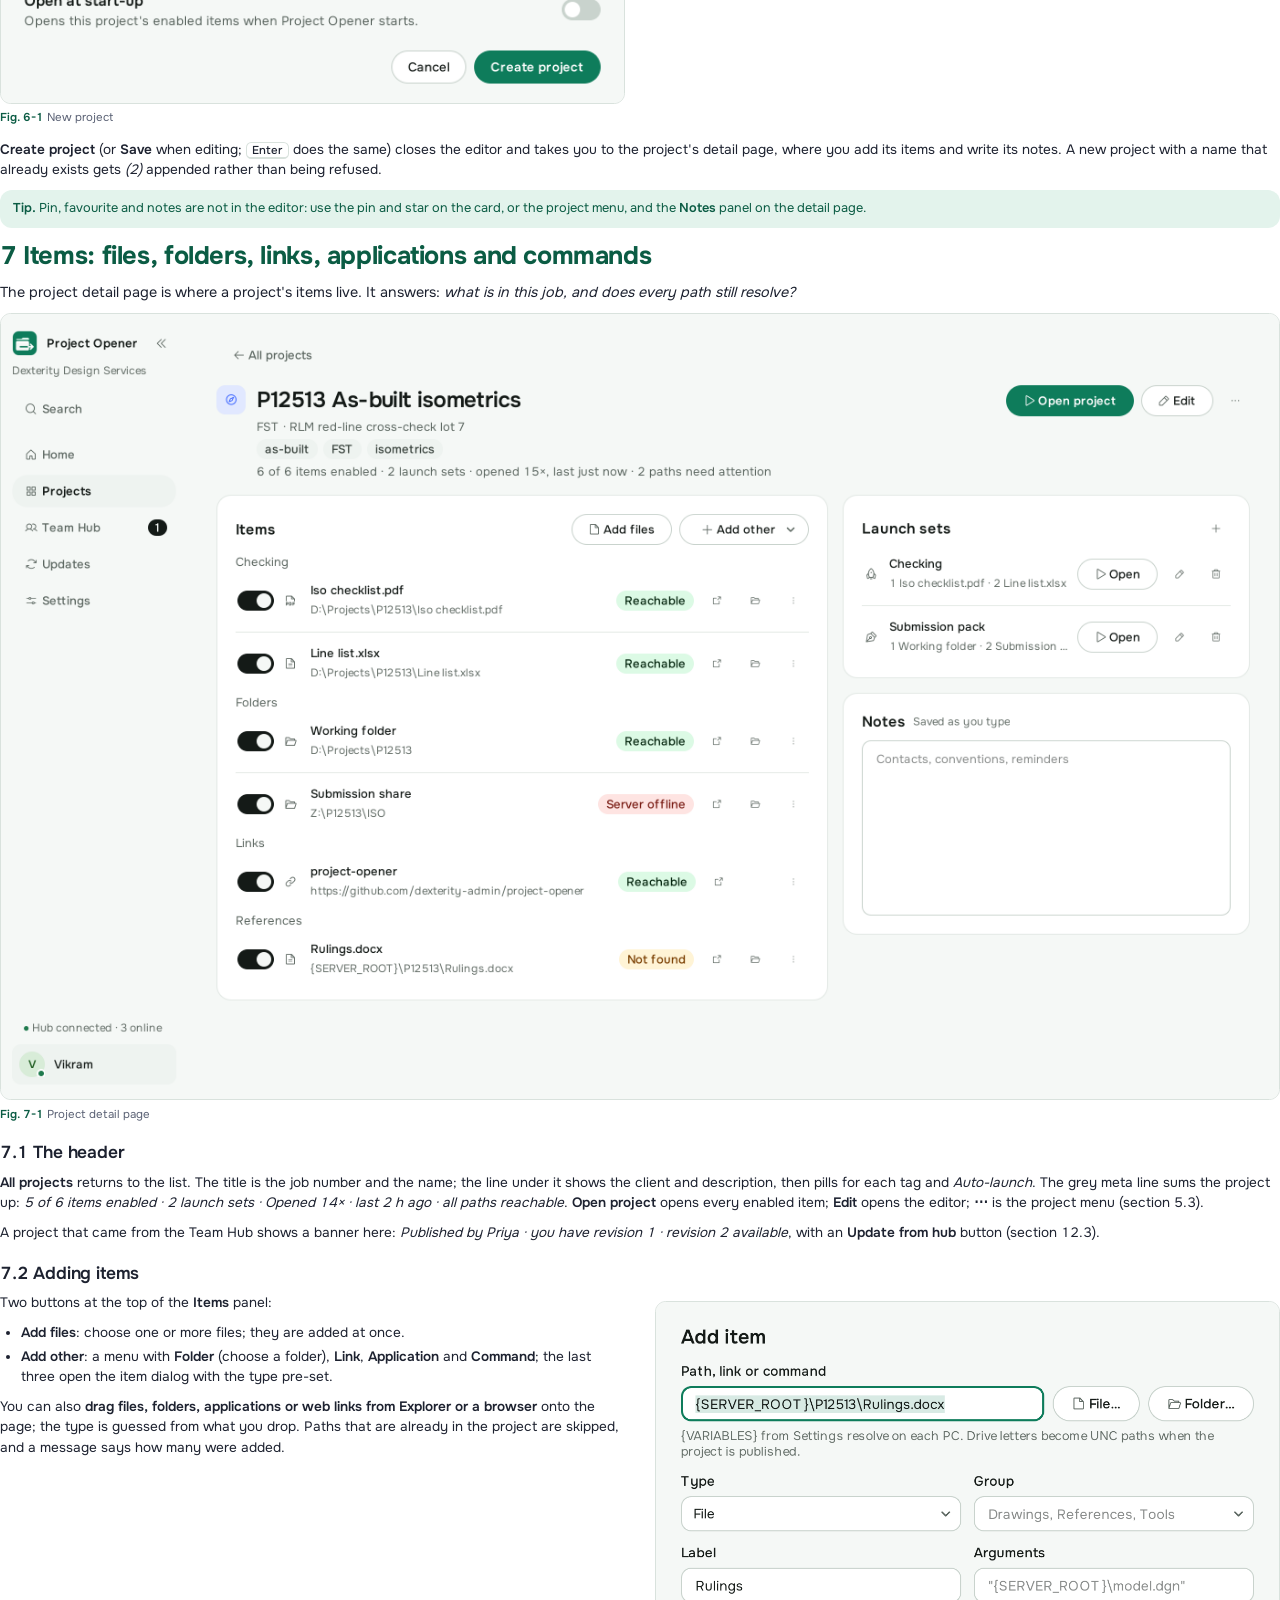
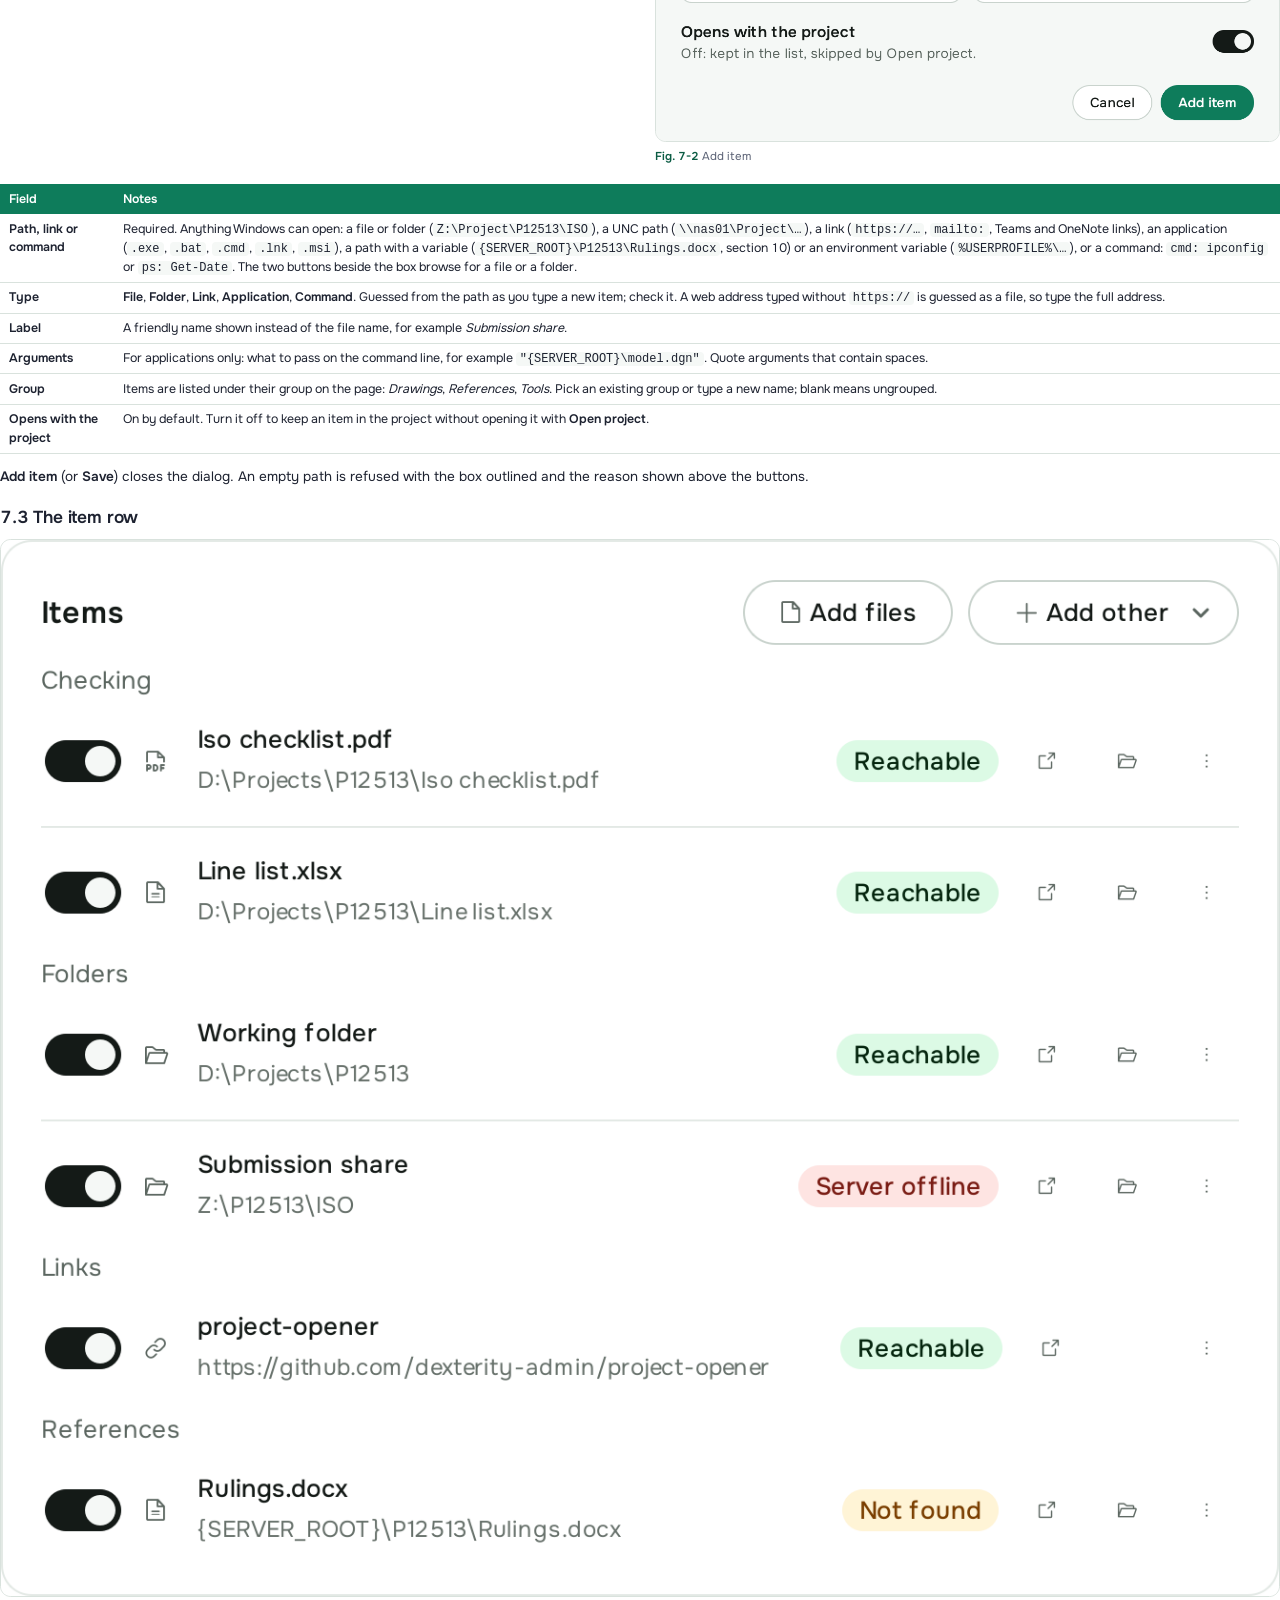
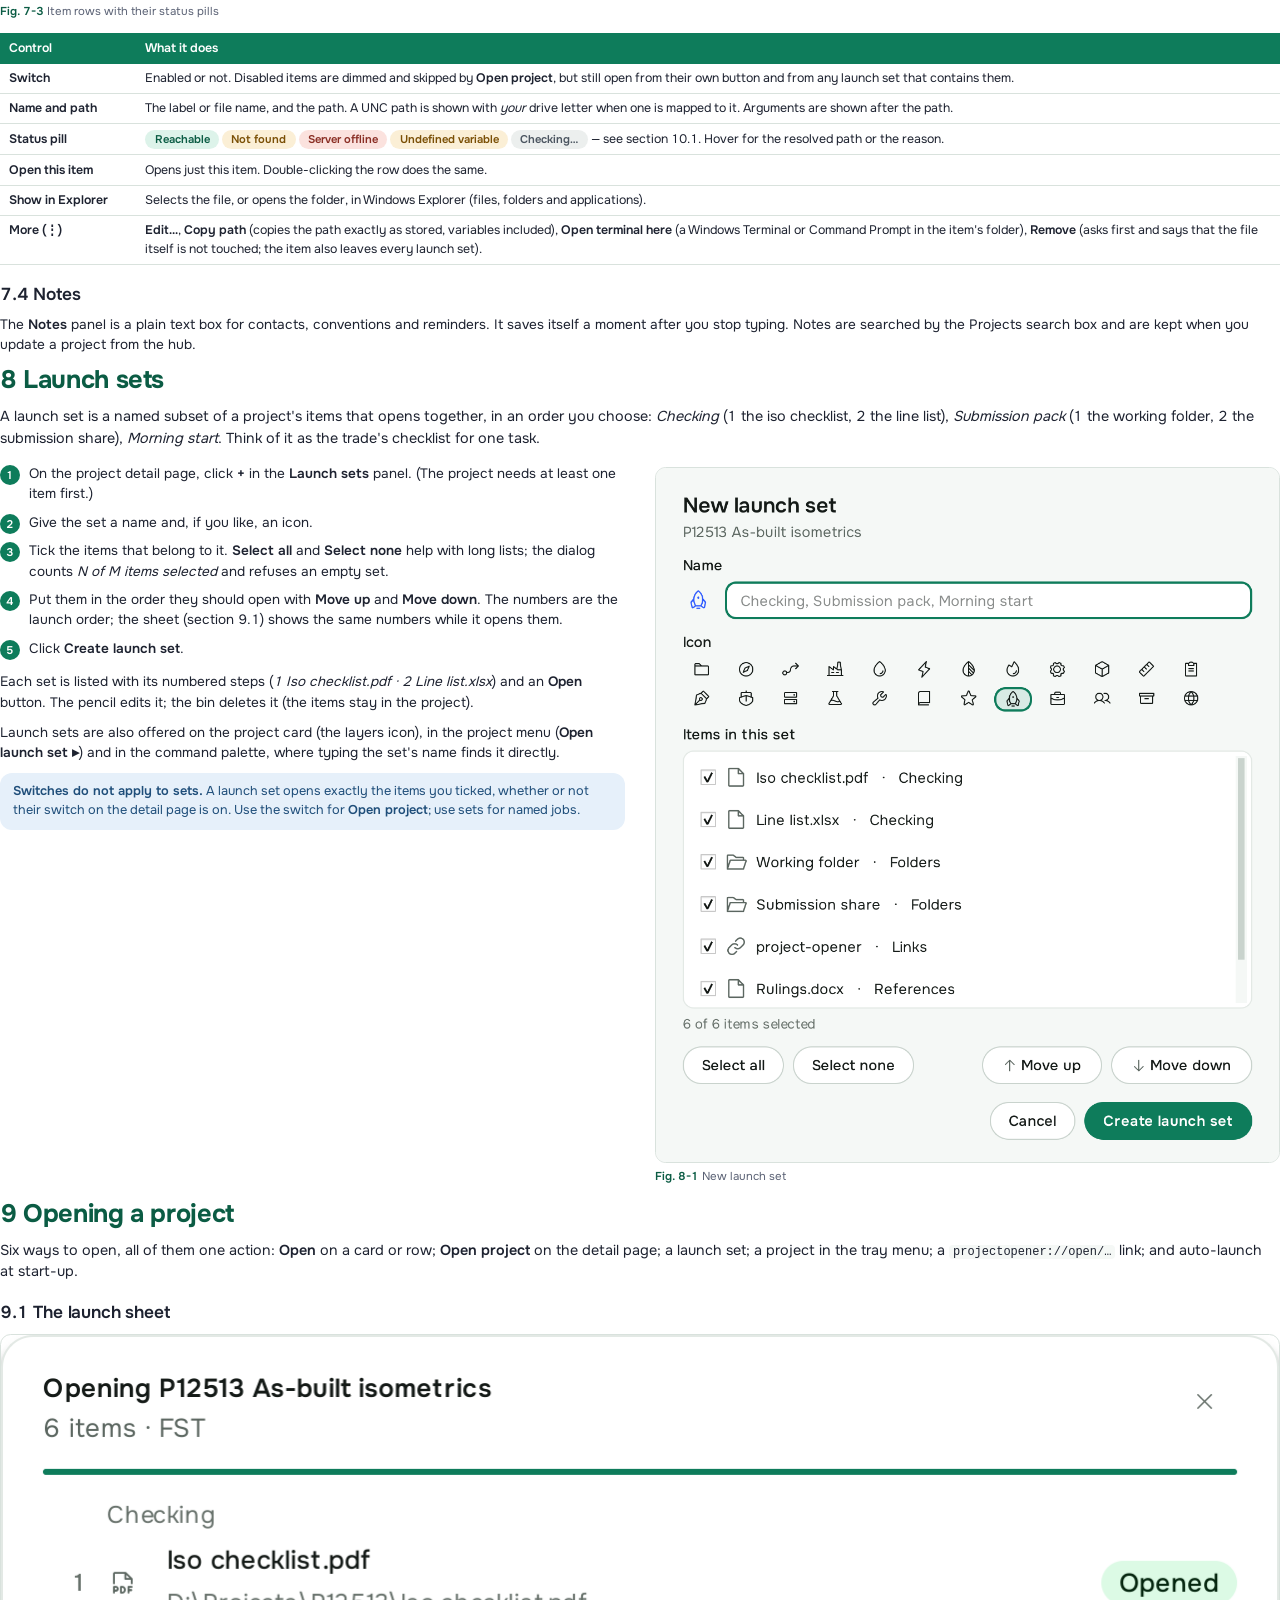
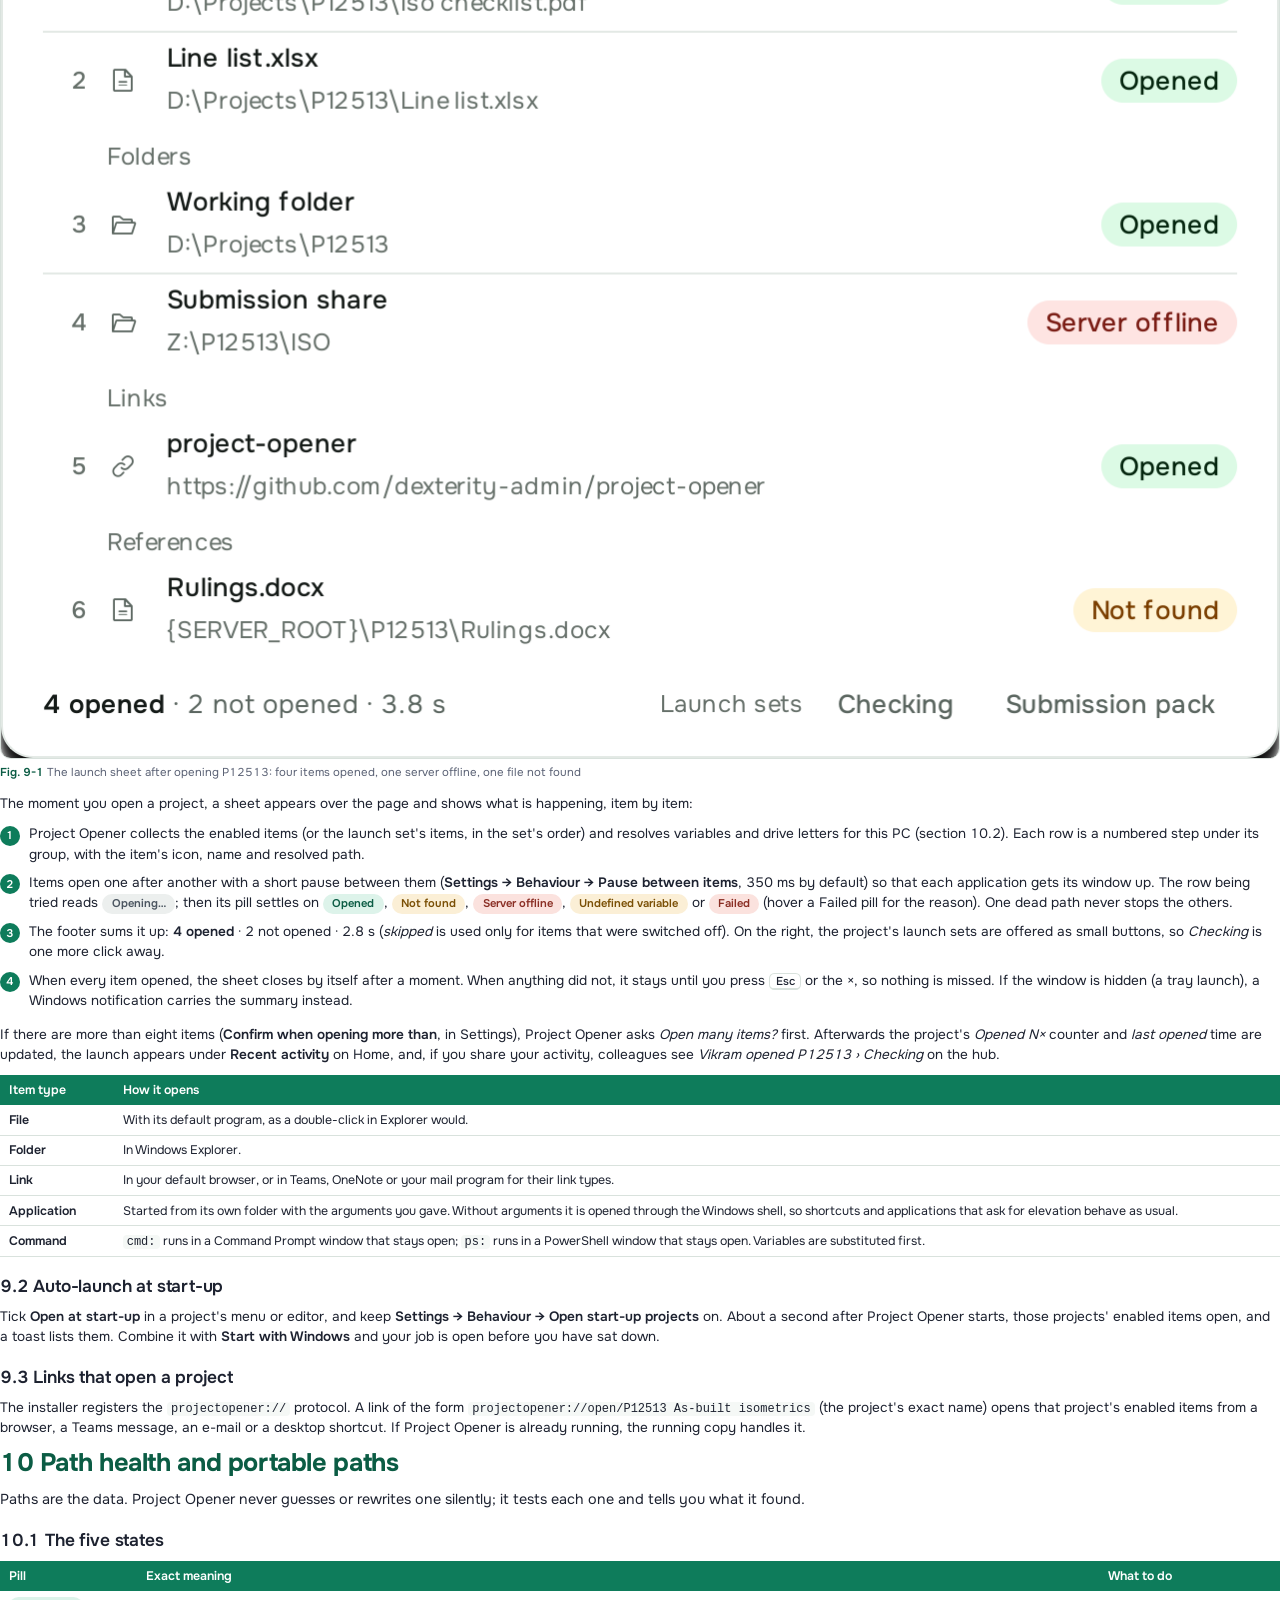
<file: docs/guide/guide.html>
<!doctype html>
<html lang="en">
<head>
<meta charset="utf-8">
<title>Project Opener User Guide</title>
<link rel="stylesheet" href="guide.css">
<script id="meta" type="application/json">
{"title": "Project Opener User Guide", "doc_no": "DDSP-IT-POP-UG-001", "rev": "0",
 "company": "Dexterity Design Services Private Limited", "classification": "Internal use only",
 "subject": "User guide for Project Opener 3.2 for Windows 10 / 11", "keywords": "Project Opener, Dexterity, user guide, launch bundle, Team Hub"}
</script>
</head>
<body>

<!-- ===================================================== COVER -->
<section class="cover">
  <div class="cover__top">
    <img src="dexterity-logo.png" alt="Dexterity">
    <div class="cover__org"><b>Dexterity Design Services Private Limited</b><br>Internal tools · Official usage document</div>
  </div>
  <div class="cover__title">
    <img src="../../project_opener/resources/icon/app-256.png" alt="">
    <div><h1>Project Opener</h1><p class="sub">User Guide: open a whole job with one click</p></div>
  </div>
  <div class="cover__rule"></div>
  <p class="cover__lead">This guide explains every screen, button and setting in Project Opener, the in-house tool
  Dexterity Design Services uses to open everything a job needs (isometrics, line lists, working folders,
  submission shares, links, applications) with one click, to share those bundles over the office LAN, and to
  keep every PC on the same version. Each section shows a screenshot of the option and explains what it does.
  It is written for all DDSP staff who have Project Opener installed.</p>
  <div class="cover__control">
    <table class="control">
      <tr><th colspan="2">Document control</th></tr>
      <tr><td>Document No.</td><td>DDSP-IT-POP-UG-001</td></tr>
      <tr><td>Revision</td><td>0 (first issue)</td></tr>
      <tr><td>Date</td><td>01-Nov-2026</td></tr>
      <tr><td>Applies to</td><td>Project Opener version 3.2.0 for Windows 10 / 11</td></tr>
      <tr><td>Issued by</td><td>Office of the Managing Director</td></tr>
      <tr><td>Approved by</td><td>Fredrick, Managing Director</td></tr>
      <tr><td>Classification</td><td>Internal use only. Do not share outside DDSP.</td></tr>
    </table>
  </div>
</section>

<!-- ===================================================== CONTENTS -->
<section class="sec toc">
  <h2>Contents</h2>
  <ol>
    <li><span class="n">1</span><span class="t">Introduction</span><span class="toc-page" data-sec="1"></span></li>
    <li><span class="n">2</span><span class="t">Installation and first start</span><span class="toc-page" data-sec="2"></span></li>
    <li><span class="n">3</span><span class="t">The window at a glance</span><span class="toc-page" data-sec="3"></span></li>
    <li><span class="n">4</span><span class="t">Home</span><span class="toc-page" data-sec="4"></span></li>
    <li><span class="n">5</span><span class="t">Projects</span><span class="toc-page" data-sec="5"></span></li>
    <li><span class="n">6</span><span class="t">Creating and editing a project</span><span class="toc-page" data-sec="6"></span></li>
    <li><span class="n">7</span><span class="t">Items: files, folders, links, applications and commands</span><span class="toc-page" data-sec="7"></span></li>
    <li><span class="n">8</span><span class="t">Launch sets</span><span class="toc-page" data-sec="8"></span></li>
    <li><span class="n">9</span><span class="t">Opening a project</span><span class="toc-page" data-sec="9"></span></li>
    <li><span class="n">10</span><span class="t">Path health and portable paths</span><span class="toc-page" data-sec="10"></span></li>
    <li><span class="n">11</span><span class="t">The command palette</span><span class="toc-page" data-sec="11"></span></li>
    <li><span class="n">12</span><span class="t">Team Hub</span><span class="toc-page" data-sec="12"></span></li>
    <li><span class="n">13</span><span class="t">Updates</span><span class="toc-page" data-sec="13"></span></li>
    <li><span class="n">14</span><span class="t">Settings</span><span class="toc-page" data-sec="14"></span></li>
    <li><span class="n">15</span><span class="t">Your data, backups, export and import</span><span class="toc-page" data-sec="15"></span></li>
    <li><span class="n">16</span><span class="t">Keyboard shortcuts</span><span class="toc-page" data-sec="16"></span></li>
    <li><span class="n">17</span><span class="t">Troubleshooting and support</span><span class="toc-page" data-sec="17"></span></li>
  </ol>
  <div class="conventions">
    <h3>Conventions used in this guide</h3>
    <p><kbd>Ctrl</kbd> + <kbd>K</kbd> means: hold Ctrl and press K. <b>Words in bold</b> are names of buttons, menus or settings
    exactly as they appear in Project Opener. <code>Z:\Project\P12513</code> is a path as you would type it.</p>
    <p>The screenshots show sample data (job P12513, the ANTEO and Mangala projects, colleagues Yokesh, Priya and Ravi).
    Your screens will show your own work. Screenshots are of the light theme; the dark theme has the same layout.</p>
    <p><b>Policy.</b> Project Opener is an internal DDSP tool. It never changes the files it opens, and deleting a project
    inside it never deletes anything on disk. Keep the Team Hub folder on the office server; do not copy hub files to
    personal devices.</p>
  </div>
</section>

<!-- ===================================================== 1 -->
<section class="sec">
  <h2>1 Introduction</h2>
  <p class="lead">Every job at Dexterity touches a dozen places: the isometrics on <code>Z:</code>, the submission share on
  <code>W:</code>, the line list, the client portal, Navisworks, a Teams channel. Project Opener keeps all of them together
  as one <b>project</b> and opens the lot with one click.</p>
  <table class="t wrap">
    <tr><th style="width:30mm">Job</th><th>What Project Opener does</th></tr>
    <tr><td>Open</td><td>Opens every file, folder, link, application and command a job needs, in one go, in the order you set. Named <b>launch sets</b> (for example <i>Checking</i> or <i>Submission pack</i>) open a chosen subset.</td></tr>
    <tr><td>Check</td><td>Tests every path in the background and tells you <i>before</i> you click which ones are missing, which server is offline, and which variable is not set on this PC.</td></tr>
    <tr><td>Share</td><td>Turns any shared folder into a <b>Team Hub</b>: see who is online, publish projects for the team, clone them, send one straight to a colleague's inbox, post announcements. No server and no database.</td></tr>
    <tr><td>Stay current</td><td>Updates itself from the office LAN first, then from GitHub, with a checksum check and a silent install. One admin mirrors an update and the whole office gets it offline.</td></tr>
  </table>
  <h3>How a project fits together</h3>
  <figure class="plain"><img src="figures/fig-concept.svg" alt="A project holds items, grouped, with launch sets choosing subsets; the project can be published to the hub, cloned, or sent to an inbox"><figcaption><b>Fig. 1-1</b> A project bundles items; launch sets pick subsets; the Team Hub carries projects between PCs</figcaption></figure>
  <dl class="kv">
    <dt>Project</dt><dd>One job. It has a name, client and job number, a colour and icon, tags, a description, free notes, its items and its launch sets.</dd>
    <dt>Item</dt><dd>One thing to open: a file, a folder, a link, an application (with arguments) or a command line. Each item has an on/off switch, an optional friendly label and a group.</dd>
    <dt>Launch set</dt><dd>A named subset of a project's items that opens together, regardless of the items' switches.</dd>
    <dt>Team Hub</dt><dd>A shared folder on the office network where Project Opener writes small files for presence, published projects, inboxes, announcements and update mirrors.</dd>
  </dl>
  <h3>System requirements</h3>
  <ul>
    <li>Windows 10 or Windows 11, 64-bit. The dark title bar needs Windows 10 version 1809 or later.</li>
    <li>About 120 MB of disk space. The program installs for your Windows user, so no administrator rights are needed.</li>
    <li>For the Team Hub: read and write access to one folder on a shared drive. For GitHub update checks: internet access (optional; the LAN mirror works without it).</li>
  </ul>
</section>

<!-- ===================================================== 2 -->
<section class="sec">
  <h2>2 Installation and first start</h2>
  <h3>2.1 Install</h3>
  <ol class="steps">
    <li>Get <b>ProjectOpener-Setup-3.2.0.exe</b> from the office hub folder <code>…\_ProjectOpenerHub\updates\</code>, or from the
        download page <a href="https://dexterity-admin.github.io/project-opener/">dexterity-admin.github.io/project-opener</a>.</li>
    <li>Double-click it and click <b>Install</b>. It installs into <code>%LOCALAPPDATA%\Programs\Project Opener</code> for your Windows user only.
        Leave <b>Start Project Opener when I sign in to Windows (minimised to the tray)</b> unticked unless you want it running from sign-in; you can change this later in Settings.</li>
    <li>Project Opener starts at the end of the installation. A Start-menu shortcut is added, and <code>projectopener://</code> links open in it.</li>
  </ol>
  <div class="note"><b>The program runs from your PC, not from the share.</b> The installer copies Project Opener to this PC, for your
  Windows user (<code>%LOCALAPPDATA%\Programs\Project Opener</code>), and the Start-menu shortcut points there. The office share holds only
  the installer and the update mirror (<code>…\_ProjectOpenerHub\updates\</code>). Do not start <b>ProjectOpener.exe</b> from the share:
  Windows then reads every program file over the network, and the window takes about a minute to appear (60 s measured) instead of a
  few seconds.</div>
  <div class="note warn"><b>If Windows shows "Windows protected your PC" (SmartScreen)</b>, click <b>More info → Run anyway</b>. This appears because the
  installer is an internal build. Download the installer only from the hub folder or the official page above.</div>
  <p>A portable zip is published with every release as well. Unzip it to a folder on this PC (not on the share, for the reason above) and run
  <b>ProjectOpener.exe</b>; it keeps its data in the same per-user folder as the installed version, so you can switch between the two.</p>

  <h3>2.2 First start</h3>
  <div class="cols w60">
    <div>
      <p>On a fresh PC the window opens on <b>Home</b> with an empty workspace, and a welcome message suggests connecting a Team Hub folder.
      Three things are worth doing in the first minute (Fig. 2-1 shows the empty Home):</p>
      <ol class="steps">
        <li><b>Settings → You</b>: enter your display name and role (for example <i>Piping designer</i>). Colleagues see these on the Team Hub.</li>
        <li><b>Settings → Team Hub</b>: paste the office hub path (ask your admin; it looks like <code>\\nas01\Project\_ProjectOpenerHub</code>) and click <b>Connect</b>.</li>
        <li><b>Settings → Path variables → Add my mapped drives</b>: this records that, on your PC, <code>Z:</code> means <code>\\nas01\Project</code>, so projects shared by colleagues open here even if their drive letters differ (section 10).</li>
      </ol>
    </div>
    <figure><img src="figures/fig-first-run.png" alt="Home on first start, empty workspace with the welcome toast"><figcaption><b>Fig. 2-1</b> First start: an empty Home with the welcome message</figcaption></figure>
  </div>

  <h3>2.3 Coming from Project Opener 1.x or 2.x</h3>
  <ul>
    <li><b>1.x</b>: your projects are imported automatically the first time version 3 starts, if it finds <code>%APPDATA%\ProjectOpener\projects.json</code>. A message says how many came across. The 1.x files are not changed. You can repeat this later from <b>Settings → Data and backups → Import from Project Opener 1.x</b>.</li>
    <li><b>2.x</b>: use <b>Settings → Data and backups → Import…</b> and choose your 2.x hub file (<code>&lt;user&gt;.json</code>). Each 2.x activity becomes a group of items and a launch set with the same name.</li>
  </ul>
  <div class="note tip"><b>Tip.</b> Updates never touch your projects or settings. They live in <code>%APPDATA%\DexterityDesign\ProjectOpener\</code>, with 30 automatic backups (section 15).</div>
</section>

<!-- ===================================================== 3 -->
<section class="sec">
  <h2>3 The window at a glance</h2>
  <figure><img src="figures/fig-window.png" alt="The main window: sidebar on the left, Home page on the right"><figcaption><b>Fig. 3-1</b> The main window, Home page</figcaption></figure>
  <table class="t wrap">
    <tr><th style="width:34mm">Area</th><th>Purpose</th></tr>
    <tr><td>Sidebar (left)</td><td><b>Search</b> (<kbd>Ctrl</kbd> + <kbd>K</kbd>) and the five pages: <b>Home</b>, <b>Projects</b>, <b>Team Hub</b> (with a badge when something is in your inbox), <b>Updates</b>, <b>Settings</b>. At the bottom: the hub status (<i>Team Hub not connected</i>, <i>Hub connected · N online</i>, <i>Hub unreachable</i>) and your name; click your name to open the <b>You</b> settings. The arrow at the top collapses the sidebar to icons (<kbd>Ctrl</kbd> + <kbd>B</kbd>).</td></tr>
    <tr><td>Page</td><td>The current page. The project detail page (section 7) is reached from a project; it is not in the sidebar.</td></tr>
    <tr><td>Toasts (bottom right)</td><td>Short messages: what opened, what failed, who sent you a project, an update is available. Some carry one button (<b>Open project</b>, <b>Open Updates</b>, <b>Open inbox</b>). They disappear by themselves. While the window is hidden, they appear as Windows notifications instead.</td></tr>
  </table>
  <h3>3.1 The notification-area (tray) icon</h3>
  <div class="cols w60">
    <div>
      <p>Project Opener keeps running in the Windows notification area so a launch is always one click away.</p>
      <ul>
        <li><b>Click</b> the icon to show the window. <b>Right-click</b> for the menu.</li>
        <li><b>Show Project Opener</b> restores the window. <b>Search… (Ctrl+K)</b> shows it with the command palette open.</li>
        <li>Up to <b>ten projects</b> are listed, pinned first, then the most recently opened; clicking one opens all its enabled items without showing the window.</li>
        <li><b>Quit</b> really closes the program and signs you off the Team Hub.</li>
      </ul>
      <p>Closing the window with the <b>×</b> only hides it (the first time, a balloon says so). Change this with <b>Settings → Behaviour → Keep running in the tray on close</b>.</p>
    </div>
    <figure class="narrow"><img src="figures/fig-tray.png" alt="Tray menu with Show, Search, project entries and Quit"><figcaption><b>Fig. 3-2</b> Tray menu</figcaption></figure>
  </div>
  <h3>3.2 Keyboard</h3>
  <p>Everything is reachable by keyboard. <kbd>Ctrl</kbd> + <kbd>K</kbd> opens the command palette (section 11); <kbd>Ctrl</kbd> + <kbd>1</kbd> to <kbd>3</kbd> and <kbd>Ctrl</kbd> + <kbd>,</kbd> switch pages; <kbd>Alt</kbd> + <kbd>←</kbd> goes back; <kbd>F5</kbd> re-checks every path. Section 16 lists all of them.</p>
</section>

<!-- ===================================================== 4 -->
<section class="sec">
  <h2>4 Home</h2>
  <p class="lead">Home answers one question: <i>which job do I open now, and is anything wrong with it?</i></p>
  <figure><img src="figures/fig-home.png" alt="Home page with greeting, KPI strip, quick launch cards, needs attention and team panels"><figcaption><b>Fig. 4-1</b> Home</figcaption></figure>
  <table class="t wrap">
    <tr><th style="width:34mm">Panel</th><th>What it shows and does</th></tr>
    <tr><td>Greeting</td><td><i>Good morning / afternoon / evening, &lt;your name&gt;</i>, and below it the finding line: <i>2 paths need attention in 2 projects · 3 colleagues online · 2 launches today</i>, or <i>Every linked path is reachable</i>.</td></tr>
    <tr><td>Announcement</td><td>The newest current Team Hub announcement as one band (blue = information, amber = warning, red = critical), with its author and when it was posted; <i>+N more</i> and <b>Team Hub</b> open the Announcements tab. It disappears when it expires or its author removes it.</td></tr>
    <tr><td>Quick launch</td><td>One row of project cards: pinned projects first, then the ones you opened most recently; <b>All projects</b> goes to the full list. The cards are the same as on the Projects page (section 5.2): <b>Open</b> opens the project, the card itself opens its detail page.</td></tr>
    <tr><td>Drives on this PC</td><td>Every root your projects use (<code>Z:</code>, <code>D:</code>, <code>\\nas01</code>, <code>{SERVER_ROOT}</code>), one row each with its pill and how many projects use it, worst first; the heading counts how many are down. This is the first place to look when several projects go amber at once: one offline server explains them all. <b>Re-check</b> tests every path again (<kbd>F5</kbd>); <b>Review</b> opens the first project that uses that root.</td></tr>
    <tr><td>Needs attention</td><td>The individual items that are not explained by a drive being down: a file that was moved or renamed on a drive that is otherwise fine. Each row shows the item, its project, its pill and <b>Review</b>. The panel is hidden when there is nothing unexplained.</td></tr>
    <tr><td>Team pulse</td><td>How many colleagues are online, their avatars (hover an avatar for their PC, version and what they are working in), the latest team activity, and a button when projects are waiting in your inbox. <b>Team Hub</b> opens the hub page.</td></tr>
    <tr><td>Recent activity</td><td>Your launches, with today's count in the heading: project, launch set if any, how many items opened, and when. A warning icon marks a launch where some paths were missing.</td></tr>
  </table>
  <div class="note info"><b>Why "needs attention" matters.</b> Project Opener tests every path in the background (section 10). A project listed here will still open; the items it cannot reach are simply reported after the launch. Fix the path, the mapping or the variable, press <kbd>F5</kbd>, and the project leaves the list.</div>
</section>

<!-- ===================================================== 5 -->
<section class="sec">
  <h2>5 Projects</h2>
  <p class="lead">The Projects page lists every project in your workspace and finds the one you want in a few keystrokes.</p>
  <figure><img src="figures/fig-projects.png" alt="Projects page in grid view with the search box, sort menu, tag chips and project cards"><figcaption><b>Fig. 5-1</b> Projects, grid view</figcaption></figure>
  <h3>5.1 Finding a project</h3>
  <table class="t wrap">
    <tr><th style="width:38mm">Control</th><th>What it does</th></tr>
    <tr><td>Search box (<kbd>Ctrl</kbd> + <kbd>F</kbd>)</td><td>Filters as you type. It matches the name, client, job number, description and tags first, then anything else in the project (notes, item names and paths, launch-set names). Spelling need not be exact: <i>p125 iso</i> finds <i>P12513 As-built isometrics</i>. While a search is active, the best matches come first and the sort order is ignored.</td></tr>
    <tr><td>Sort</td><td><b>Pinned + recent</b> (pinned first, then by last opened), <b>Name</b>, <b>Last opened</b>, <b>Most used</b>, <b>Created</b>. Pinned projects always stay on top. The choice is remembered.</td></tr>
    <tr><td>★ Only favourites</td><td>Shows only the projects you have starred.</td></tr>
    <tr><td>Grid view / List view</td><td>Cards or compact rows. The list view fits about twice as many projects on screen; the choice is remembered.</td></tr>
    <tr><td>Tag chips</td><td>One chip per tag used in your workspace, most used first. Click one to show only projects with that tag; click several to require all of them; click again to clear.</td></tr>
  </table>
  <p>The subtitle under the title counts your projects, how many are shown by the current filter, and how many are pinned.</p>
  <h3>5.2 The project card</h3>
  <div class="cols w40">
    <figure><img src="figures/fig-card.png" alt="A project card with its pin and star, tags, health line, Open button, launch sets and More buttons"><figcaption><b>Fig. 5-2</b> One project card</figcaption></figure>
    <div>
      <table class="t wrap">
        <tr><th>Element</th><th>Meaning</th></tr>
        <tr><td>Pin</td><td>Pinned projects sit first everywhere: here, on Home, in the palette and in the tray menu.</td></tr>
        <tr><td>Star</td><td>Favourite. Used by the <b>Only favourites</b> filter.</td></tr>
        <tr><td>Title</td><td>The job number first, then the name: <i>P12513 · As-built isometrics</i>. The same spine appears on rows, in the palette, on the launch sheet and on hub cards, so a job is recognised by its number everywhere.</td></tr>
        <tr><td>Second line</td><td>Client and description; when both are empty, what the project holds (<i>1 file · 1 link</i>).</td></tr>
        <tr><td>Tags</td><td>The first three, then <i>+N</i>.</td></tr>
        <tr><td>Health line</td><td>A dot (green: all paths reachable; amber: some need attention; red: a server is offline; grey: still checking), then <i>6 items · opened just now</i>, or <i>4 of 6 items</i> when some are switched off, or <i>never opened</i>.</td></tr>
        <tr><td><b>Open</b></td><td>Opens all enabled items now (section 9).</td></tr>
        <tr><td>Launch sets</td><td>Shown only when the project has launch sets; pick one to open just that set.</td></tr>
        <tr><td>More (⋯)</td><td>The project menu, below.</td></tr>
      </table>
      <p>Click anywhere else on the card to open the project's detail page.</p>
    </div>
  </div>
  <h3>5.3 The project menu</h3>
  <p>The <b>⋯</b> button on a card, a row and the detail page opens the same menu.</p>
  <table class="t wrap">
    <tr><th style="width:44mm">Entry</th><th>What it does</th></tr>
    <tr><td>Open all enabled items</td><td>Same as <b>Open</b>.</td></tr>
    <tr><td>Open launch set ▸</td><td>Opens one launch set (only shown when the project has sets).</td></tr>
    <tr><td>View details</td><td>Opens the detail page (section 7).</td></tr>
    <tr><td>Edit…</td><td>Opens the project editor (section 6).</td></tr>
    <tr><td>Pin to top / Unpin</td><td>Pin or unpin.</td></tr>
    <tr><td>Add to favourites / Remove from favourites</td><td>Star or unstar.</td></tr>
    <tr><td>Open at start-up</td><td>When ticked, the project's enabled items open every time Project Opener starts (if <b>Settings → Behaviour → Open start-up projects</b> is on). Useful for the job you are on this month.</td></tr>
    <tr><td>Duplicate</td><td>Makes a copy named <i>&lt;name&gt; (copy)</i> with fresh counters and no pin.</td></tr>
    <tr><td>Publish to Team Hub…</td><td>Section 12.3.</td></tr>
    <tr><td>Send to colleague…</td><td>Section 12.4.</td></tr>
    <tr><td>Share to Dexterity Connect…</td><td>Opens the share dialog of Dexterity Connect (the office messenger) with the project's title, client, description and an <b>Open in Project Opener</b> link filled in. Choose who it is for and click <b>Share</b> there. A colleague who has the same project opens it from the link with one click. If Dexterity Connect is not installed, a notice says so and nothing is sent.</td></tr>
    <tr><td>Export as JSON…</td><td>Saves the project as one file you can mail or keep; import it with <b>Settings → Data and backups → Import…</b>.</td></tr>
    <tr><td>Delete project</td><td>Asks for confirmation. Only the entry in Project Opener is removed; <b>the files themselves are not touched</b>.</td></tr>
  </table>
  <h3>5.4 Creating a project by dropping files</h3>
  <p>Drag files or folders from Explorer onto the Projects page. The project editor opens with the name taken from the first dropped item and all dropped paths already added as items. Check the name, pick a colour and click <b>Create project</b>.</p>
</section>

<!-- ===================================================== 6 -->
<section class="sec">
  <h2>6 Creating and editing a project</h2>
  <p class="lead">Click <b>New project</b> (Home or Projects; <kbd>Ctrl</kbd> + <kbd>N</kbd> anywhere) to create one, or <b>Edit</b> on a project to change it. Both open the same editor.</p>
  <div class="cols">
    <figure><img src="figures/fig-project-editor.png" alt="The New project dialog: name, client and job, description, colour swatches, icon grid, tags, notes, auto-launch switch"><figcaption><b>Fig. 6-1</b> New project</figcaption></figure>
    <div>
      <table class="t wrap">
        <tr><th>Field</th><th>Notes</th></tr>
        <tr><td>Name</td><td>Required. Use the job number and the job: <i>P12513 As-built isometrics</i>. The icon on the left shows the colour and icon as they will appear. If the box is left empty, the dialog outlines it and says so.</td></tr>
        <tr><td>Client, Job number</td><td>Both are searchable and shown under the name.</td></tr>
        <tr><td>Description</td><td>One line. Shown on the card when there is no client or job, and to the team when you publish.</td></tr>
        <tr><td>Colour</td><td>Twelve swatches, or the eyedropper for any colour. The colour marks the project everywhere, including the tray menu.</td></tr>
        <tr><td>Icon</td><td>Twenty-four trade icons: drafting, diagram, plant, oil &amp; gas, power, water, fire, mechanical, 3D model, QA / check, submission, marine, site, process, and so on.</td></tr>
        <tr><td>Tags</td><td>Type a tag and press <kbd>Enter</kbd> or <b>Add</b> (or separate several with commas). Tags you already use elsewhere are offered as <i>+ tag</i> chips; click one to add it. Click the × on a tag to remove it.</td></tr>
        <tr><td>Open at start-up</td><td>Same as the menu entry in section 5.3.</td></tr>
      </table>
    </div>
  </div>
  <p><b>Create project</b> (or <b>Save</b> when editing; <kbd>Enter</kbd> does the same) closes the editor and takes you to the project's detail page, where you add its items and write its notes. A new project with a name that already exists gets <i>(2)</i> appended rather than being refused.</p>
  <div class="note tip"><b>Tip.</b> Pin, favourite and notes are not in the editor: use the pin and star on the card, or the project menu, and the <b>Notes</b> panel on the detail page.</div>
</section>

<!-- ===================================================== 7 -->
<section class="sec">
  <h2>7 Items: files, folders, links, applications and commands</h2>
  <p class="lead">The project detail page is where a project's items live. It answers: <i>what is in this job, and does every path still resolve?</i></p>
  <figure><img src="figures/fig-detail.png" alt="Project detail page: header with Open project, Edit and More; items grouped with status pills; launch sets and notes panels"><figcaption><b>Fig. 7-1</b> Project detail page</figcaption></figure>
  <h3>7.1 The header</h3>
  <p><b>All projects</b> returns to the list. The title is the job number and the name; the line under it shows the client and description, then pills for each tag and <i>Auto-launch</i>. The grey meta line sums the project up: <i>5 of 6 items enabled · 2 launch sets · Opened 14× · last 2 h ago · all paths reachable</i>. <b>Open project</b> opens every enabled item; <b>Edit</b> opens the editor; <b>⋯</b> is the project menu (section 5.3).</p>
  <p>A project that came from the Team Hub shows a banner here: <i>Published by Priya · you have revision 1 · revision 2 available</i>, with an <b>Update from hub</b> button (section 12.3).</p>

  <h3>7.2 Adding items</h3>
  <div class="cols">
    <div>
      <p>Two buttons at the top of the <b>Items</b> panel:</p>
      <ul>
        <li><b>Add files</b>: choose one or more files; they are added at once.</li>
        <li><b>Add other</b>: a menu with <b>Folder</b> (choose a folder), <b>Link</b>, <b>Application</b> and <b>Command</b>; the last three open the item dialog with the type pre-set.</li>
      </ul>
      <p>You can also <b>drag files, folders, applications or web links from Explorer or a browser</b> onto the page; the type is guessed from what you drop. Paths that are already in the project are skipped, and a message says how many were added.</p>
    </div>
    <figure><img src="figures/fig-item-editor.png" alt="The Add item dialog: path with browse buttons, type, label, arguments, group, enabled"><figcaption><b>Fig. 7-2</b> Add item</figcaption></figure>
  </div>
  <table class="t wrap">
    <tr><th style="width:30mm">Field</th><th>Notes</th></tr>
    <tr><td>Path, link or command</td><td>Required. Anything Windows can open: a file or folder (<code>Z:\Project\P12513\ISO</code>), a UNC path (<code>\\nas01\Project\…</code>), a link (<code>https://…</code>, <code>mailto:</code>, Teams and OneNote links), an application (<code>.exe</code>, <code>.bat</code>, <code>.cmd</code>, <code>.lnk</code>, <code>.msi</code>), a path with a variable (<code>{SERVER_ROOT}\P12513\Rulings.docx</code>, section 10) or an environment variable (<code>%USERPROFILE%\…</code>), or a command: <code>cmd: ipconfig</code> or <code>ps: Get-Date</code>. The two buttons beside the box browse for a file or a folder.</td></tr>
    <tr><td>Type</td><td><b>File</b>, <b>Folder</b>, <b>Link</b>, <b>Application</b>, <b>Command</b>. Guessed from the path as you type a new item; check it. A web address typed without <code>https://</code> is guessed as a file, so type the full address.</td></tr>
    <tr><td>Label</td><td>A friendly name shown instead of the file name, for example <i>Submission share</i>.</td></tr>
    <tr><td>Arguments</td><td>For applications only: what to pass on the command line, for example <code>"{SERVER_ROOT}\model.dgn"</code>. Quote arguments that contain spaces.</td></tr>
    <tr><td>Group</td><td>Items are listed under their group on the page: <i>Drawings</i>, <i>References</i>, <i>Tools</i>. Pick an existing group or type a new name; blank means ungrouped.</td></tr>
    <tr><td>Opens with the project</td><td>On by default. Turn it off to keep an item in the project without opening it with <b>Open project</b>.</td></tr>
  </table>
  <p><b>Add item</b> (or <b>Save</b>) closes the dialog. An empty path is refused with the box outlined and the reason shown above the buttons.</p>

  <h3>7.3 The item row</h3>
  <figure><img src="figures/fig-item-rows.png" alt="Item rows: switch, icon, name and path, status pill, open, show in Explorer and more buttons"><figcaption><b>Fig. 7-3</b> Item rows with their status pills</figcaption></figure>
  <table class="t wrap">
    <tr><th style="width:36mm">Control</th><th>What it does</th></tr>
    <tr><td>Switch</td><td>Enabled or not. Disabled items are dimmed and skipped by <b>Open project</b>, but still open from their own button and from any launch set that contains them.</td></tr>
    <tr><td>Name and path</td><td>The label or file name, and the path. A UNC path is shown with <i>your</i> drive letter when one is mapped to it. Arguments are shown after the path.</td></tr>
    <tr><td>Status pill</td><td><span class="pill ok">Reachable</span> <span class="pill warn">Not found</span> <span class="pill bad">Server offline</span> <span class="pill warn">Undefined variable</span> <span class="pill neutral">Checking…</span> — see section 10.1. Hover for the resolved path or the reason.</td></tr>
    <tr><td>Open this item</td><td>Opens just this item. Double-clicking the row does the same.</td></tr>
    <tr><td>Show in Explorer</td><td>Selects the file, or opens the folder, in Windows Explorer (files, folders and applications).</td></tr>
    <tr><td>More (⋮)</td><td><b>Edit…</b>, <b>Copy path</b> (copies the path exactly as stored, variables included), <b>Open terminal here</b> (a Windows Terminal or Command Prompt in the item's folder), <b>Remove</b> (asks first and says that the file itself is not touched; the item also leaves every launch set).</td></tr>
  </table>
  <h3>7.4 Notes</h3>
  <p>The <b>Notes</b> panel is a plain text box for contacts, conventions and reminders. It saves itself a moment after you stop typing. Notes are searched by the Projects search box and are kept when you update a project from the hub.</p>
</section>

<!-- ===================================================== 8 -->
<section class="sec">
  <h2>8 Launch sets</h2>
  <p class="lead">A launch set is a named subset of a project's items that opens together, in an order you choose: <i>Checking</i> (1 the iso checklist, 2 the line list), <i>Submission pack</i> (1 the working folder, 2 the submission share), <i>Morning start</i>. Think of it as the trade's checklist for one task.</p>
  <div class="cols">
    <div>
      <ol class="steps">
        <li>On the project detail page, click <b>+</b> in the <b>Launch sets</b> panel. (The project needs at least one item first.)</li>
        <li>Give the set a name and, if you like, an icon.</li>
        <li>Tick the items that belong to it. <b>Select all</b> and <b>Select none</b> help with long lists; the dialog counts <i>N of M items selected</i> and refuses an empty set.</li>
        <li>Put them in the order they should open with <b>Move up</b> and <b>Move down</b>. The numbers are the launch order; the sheet (section 9.1) shows the same numbers while it opens them.</li>
        <li>Click <b>Create launch set</b>.</li>
      </ol>
      <p>Each set is listed with its numbered steps (<i>1 Iso checklist.pdf · 2 Line list.xlsx</i>) and an <b>Open</b> button. The pencil edits it; the bin deletes it (the items stay in the project).</p>
      <p>Launch sets are also offered on the project card (the layers icon), in the project menu (<b>Open launch set ▸</b>) and in the command palette, where typing the set's name finds it directly.</p>
      <div class="note info"><b>Switches do not apply to sets.</b> A launch set opens exactly the items you ticked, whether or not their switch on the detail page is on. Use the switch for <b>Open project</b>; use sets for named jobs.</div>
    </div>
    <figure><img src="figures/fig-launchset-editor.png" alt="The New launch set dialog with name, icon and a checklist of items"><figcaption><b>Fig. 8-1</b> New launch set</figcaption></figure>
  </div>
</section>

<!-- ===================================================== 9 -->
<section class="sec">
  <h2>9 Opening a project</h2>
  <p class="lead">Six ways to open, all of them one action: <b>Open</b> on a card or row; <b>Open project</b> on the detail page; a launch set; a project in the tray menu; a <code>projectopener://open/…</code> link; and auto-launch at start-up.</p>
  <h3>9.1 The launch sheet</h3>
  <figure><img src="figures/fig-launch.png" alt="The launch sheet: one row per item with its status pill, a footer with the counts and elapsed time, and the project's launch sets"><figcaption><b>Fig. 9-1</b> The launch sheet after opening P12513: four items opened, one server offline, one file not found</figcaption></figure>
  <p>The moment you open a project, a sheet appears over the page and shows what is happening, item by item:</p>
  <ol class="steps">
    <li>Project Opener collects the enabled items (or the launch set's items, in the set's order) and resolves variables and drive letters for this PC (section 10.2). Each row is a numbered step under its group, with the item's icon, name and resolved path.</li>
    <li>Items open one after another with a short pause between them (<b>Settings → Behaviour → Pause between items</b>, 350 ms by default) so that each application gets its window up. The row being tried reads <span class="pill neutral">Opening…</span>; then its pill settles on <span class="pill ok">Opened</span>, <span class="pill warn">Not found</span>, <span class="pill bad">Server offline</span>, <span class="pill warn">Undefined variable</span> or <span class="pill bad">Failed</span> (hover a Failed pill for the reason). One dead path never stops the others.</li>
    <li>The footer sums it up: <b>4 opened</b> · 2 not opened · 2.8 s (<i>skipped</i> is used only for items that were switched off). On the right, the project's launch sets are offered as small buttons, so <i>Checking</i> is one more click away.</li>
    <li>When every item opened, the sheet closes by itself after a moment. When anything did not, it stays until you press <kbd>Esc</kbd> or the ×, so nothing is missed. If the window is hidden (a tray launch), a Windows notification carries the summary instead.</li>
  </ol>
  <p>If there are more than eight items (<b>Confirm when opening more than</b>, in Settings), Project Opener asks <i>Open many items?</i> first. Afterwards the project's <i>Opened N×</i> counter and <i>last opened</i> time are updated, the launch appears under <b>Recent activity</b> on Home, and, if you share your activity, colleagues see <i>Vikram opened P12513 › Checking</i> on the hub.</p>
  <table class="t wrap">
    <tr><th style="width:30mm">Item type</th><th>How it opens</th></tr>
    <tr><td>File</td><td>With its default program, as a double-click in Explorer would.</td></tr>
    <tr><td>Folder</td><td>In Windows Explorer.</td></tr>
    <tr><td>Link</td><td>In your default browser, or in Teams, OneNote or your mail program for their link types.</td></tr>
    <tr><td>Application</td><td>Started from its own folder with the arguments you gave. Without arguments it is opened through the Windows shell, so shortcuts and applications that ask for elevation behave as usual.</td></tr>
    <tr><td>Command</td><td><code>cmd:</code> runs in a Command Prompt window that stays open; <code>ps:</code> runs in a PowerShell window that stays open. Variables are substituted first.</td></tr>
  </table>
  <h3>9.2 Auto-launch at start-up</h3>
  <p>Tick <b>Open at start-up</b> in a project's menu or editor, and keep <b>Settings → Behaviour → Open start-up projects</b> on. About a second after Project Opener starts, those projects' enabled items open, and a toast lists them. Combine it with <b>Start with Windows</b> and your job is open before you have sat down.</p>
  <h3>9.3 Links that open a project</h3>
  <p>The installer registers the <code>projectopener://</code> protocol. A link of the form <code>projectopener://open/P12513 As-built isometrics</code> (the project's exact name) opens that project's enabled items from a browser, a Teams message, an e-mail or a desktop shortcut. If Project Opener is already running, the running copy handles it.</p>
</section>

<!-- ===================================================== 10 -->
<section class="sec">
  <h2>10 Path health and portable paths</h2>
  <p class="lead">Paths are the data. Project Opener never guesses or rewrites one silently; it tests each one and tells you what it found.</p>
  <h3>10.1 The five states</h3>
  <table class="t wrap">
    <tr><th style="width:34mm">Pill</th><th>Exact meaning</th><th style="width:48mm">What to do</th></tr>
    <tr><td class="pill-cell"><span class="pill ok">Reachable</span></td><td>The resolved path exists on this PC. Links and commands are never tested, so they always show Reachable: it does not mean the web page is up.</td><td>Nothing.</td></tr>
    <tr><td class="pill-cell"><span class="pill warn">Not found</span></td><td>The path does not exist: the file was moved or renamed, the mapped drive is disconnected, or the server answers but the folder is gone.</td><td>Fix the path with <b>Edit…</b>, or reconnect the drive, then press <kbd>F5</kbd>.</td></tr>
    <tr><td class="pill-cell"><span class="pill bad">Server offline</span></td><td>A UNC path whose server does not answer on the file-sharing port (445) within 0.8 s. The card's dot turns red.</td><td>Wait for the server, or check your network. Nothing to fix in the project.</td></tr>
    <tr><td class="pill-cell"><span class="pill warn">Undefined variable</span></td><td>The path contains <code>{NAME}</code> and this PC has no value for it in <b>Settings → Path variables</b>.</td><td>Add the variable with the value for this PC (section 10.2).</td></tr>
    <tr><td class="pill-cell"><span class="pill neutral">Checking…</span></td><td>No result yet. Checks run in the background at start-up, after edits and launches, and on <kbd>F5</kbd>.</td><td>Wait a moment.</td></tr>
  </table>
  <h3>10.2 Portable paths: variables and mapped drives</h3>
  <p>Drive letters differ from PC to PC: <code>Z:</code> is <code>\\nas01\Project</code> on your desk and <code>\\nas01\Project</code> is <code>P:</code> on Priya's. Project Opener handles this in two ways, and the <b>Drives on this PC</b> block on Home (section 4) shows the result per root: one row for <code>Z:</code>, one for <code>\\nas01</code>, one for <code>{SERVER_ROOT}</code>.</p>
  <figure class="plain"><img src="figures/fig-paths.svg" alt="A drive-letter path on one PC becomes a UNC path on the hub and is shown with the other PC's own drive letter"><figcaption><b>Fig. 10-1</b> One path, three PCs</figcaption></figure>
  <dl class="kv">
    <dt>Mapped-drive variables</dt>
    <dd>Click <b>Settings → Path variables → Add my mapped drives</b> once on each PC. It adds a variable per network drive, for example <code>{Z_DRIVE}</code> = <code>\\nas01\Project</code>. When you publish or send a project, drive letters that are mapped to a network share are converted to their UNC form, so the project opens on every PC. When a project arrives with a drive letter this PC does not have, but a <code>{X_DRIVE}</code> variable says where that letter points, the letter is swapped automatically. On the detail page, UNC paths are shown with <i>your</i> drive letter.</dd>
    <dt>Named variables</dt>
    <dd>For anything else, use <code>{NAME}</code> in a path and give it a value per PC: <code>{SERVER_ROOT}\P12513\Rulings.docx</code> with <code>{SERVER_ROOT}</code> = <code>\\nas01\Project</code> here and <code>D:\Mirror</code> on the laptop. Names are upper case letters, digits and underscores; the editor normalises <i>server root</i> to <code>{SERVER_ROOT}</code>. Windows environment variables such as <code>%USERPROFILE%</code> work too.</dd>
  </dl>
  <p>Resolution order, before every test and every launch: 1) <code>{VARIABLES}</code> from Settings, 2) <code>%ENV%</code> variables, 3) a drive letter this PC lacks is swapped for its <code>{X_DRIVE}</code> share, 4) the path is normalised. A path with an undefined variable stops at step 1 and is reported as such; nothing is run.</p>
</section>

<!-- ===================================================== 11 -->
<section class="sec">
  <h2>11 The command palette</h2>
  <p class="lead">Press <kbd>Ctrl</kbd> + <kbd>K</kbd> anywhere, type three letters, press <kbd>Enter</kbd>.</p>
  <div class="cols w60">
    <figure><img src="figures/fig-palette.png" alt="The command palette with a query and results of several kinds"><figcaption><b>Fig. 11-1</b> The palette after typing a query</figcaption></figure>
    <div>
      <p>The palette searches four kinds of things and groups the results under <b>Projects</b>, <b>Launch sets</b>, <b>Items</b> and <b>Actions</b>:</p>
      <table class="t wrap">
        <tr><th>Kind</th><th>Enter does</th></tr>
        <tr><td>Project</td><td>Opens its detail page (it does not launch it; press <b>Open project</b> there).</td></tr>
        <tr><td>Launch set</td><td>Opens that set at once.</td></tr>
        <tr><td>Item</td><td>Opens that one item.</td></tr>
        <tr><td>Action</td><td>Runs it: <b>New project</b>, <b>Go to Projects</b>, <b>Go to Team Hub</b>, <b>Check for updates</b>, <b>Open Settings</b>, <b>Toggle dark / light theme</b>, <b>Re-check all paths</b>.</td></tr>
      </table>
      <p>With an empty box it lists your projects, pinned and recent first, then the actions with their shortcuts. When nothing matches, the footer says so. Matching is forgiving: a word start beats a substring, and the letters only need to appear in order, so <i>sub pack</i> finds <i>Submission pack</i>. Pinned projects rank higher.</p>
      <p><kbd>↑</kbd> <kbd>↓</kbd> move, <kbd>Enter</kbd> opens, <kbd>Esc</kbd> closes. <kbd>Ctrl</kbd> + <kbd>P</kbd> is the same as <kbd>Ctrl</kbd> + <kbd>K</kbd>.</p>
    </div>
  </div>
</section>

<!-- ===================================================== 12 -->
<section class="sec">
  <h2>12 Team Hub</h2>
  <p class="lead">The Team Hub turns one shared folder into the team's notice board: who is online, what has been published, what is in your inbox, and what the team is doing. There is no server, no database and nothing to install on the file server.</p>
  <figure><img src="figures/fig-team.png" alt="Team Hub page: online colleagues, tabs for Published projects, Inbox, Announcements and Activity"><figcaption><b>Fig. 12-1</b> Team Hub, Published projects tab</figcaption></figure>
  <h3>12.1 Setting it up</h3>
  <ol class="steps">
    <li>Your admin creates one folder that every colleague can read <b>and write</b>, for example <code>\\nas01\Project\_ProjectOpenerHub</code>. (Once per office.)</li>
    <li>On each PC: <b>Settings → Team Hub</b>, paste the path or <b>Browse…</b> to it, click <b>Connect</b>. The sidebar status turns green (<i>Hub connected · N online</i>), and the Team Hub page shows the <span class="pill ok">Connected</span> pill with the folder and the online count under the title.</li>
    <li>Also on each PC: <b>Settings → Path variables → Add my mapped drives</b>, so shared projects open regardless of drive letters.</li>
  </ol>
  <p>Project Opener creates sub-folders in the hub (<code>users</code>, <code>published</code>, <code>inbox</code>, <code>pulse</code>, <code>updates</code>) and writes small files there. Every write is atomic, every reader tolerates a damaged file, and each person writes only their own files, so a plain network share is all the infrastructure there is.</p>
  <h3>12.2 Who is online</h3>
  <p><b>Online now</b> (with the count beside it) shows a card per colleague: name, role, and either what they are working in, their PC and version, or when they were last seen. Someone is <i>online</i> if their heartbeat file is younger than three minutes; with <b>Fast LAN presence</b> on (the default), PCs on the same subnet also announce themselves every 15 seconds, so the status updates within seconds. Quitting Project Opener signs you off; hiding it to the tray does not.</p>
  <h3>12.3 Publishing, cloning and revisions</h3>
  <div class="cols w60">
    <div>
      <ol class="steps">
        <li>In a project's menu choose <b>Publish to Team Hub…</b> (or click <b>Publish a project</b> on the hub page and pick one).</li>
        <li>Write the description the team will see, and click <b>Publish</b>. Drive letters become UNC paths; the project's pin and auto-launch are not published.</li>
        <li>Colleagues see it under <b>Published projects</b> with your name and <i>rev 1</i> in the card's corner. <b>Clone</b> gives them their own copy; the card then shows <i>In your workspace</i>.</li>
        <li>When you change the project, publish again: the card says <i>rev 2</i>, Activity reads <i>Vikram published P12513 · As-built isometrics rev 2 (was rev 1)</i>, and everyone who cloned it gets a toast <i>New revision of …</i> and a banner on the project (<i>you have revision 1 · revision 2 available</i>) with <b>Update from hub</b>.</li>
      </ol>
      <p><b>Update from hub</b> replaces the clone's items and launch sets with the new revision and keeps the colleague's own notes, colour, pin and settings. Items they added locally are lost, so it asks first. As the author you see <b>Publish changes</b> on your own project's page, and a bin icon on the hub card to <b>Unpublish</b> (colleagues keep their clones).</p>
    </div>
    <figure><img src="figures/fig-publish.png" alt="The Publish dialog with the description box"><figcaption><b>Fig. 12-2</b> Publish to Team Hub</figcaption></figure>
  </div>
  <div class="note warn"><b>One author per publication.</b> Publishing a project you cloned from someone else overwrites their publication under your name. Duplicate it first and publish the copy if you want your own version.</div>
  <h3>12.4 Sending a project to a colleague</h3>
  <div class="cols w60">
    <div>
      <p>In the project menu choose <b>Send to colleague…</b>, pick the colleague's Windows user name under <b>To</b> (everyone who has used the hub is listed, online or not; any Windows user name can be typed), add a message, and click <b>Send</b>. Drive letters are converted so the project opens on their machine.</p>
      <p>On their side a badge appears on <b>Team Hub</b> in the sidebar, Home shows <i>1 project waiting in your inbox</i>, and a toast offers <b>Open inbox</b>. In the <b>Inbox</b> tab (its label carries the count) they <b>Accept</b> (the project is added to their workspace) or <b>Dismiss</b> (it is discarded; there is no undo).</p>
    </div>
    <figure><img src="figures/fig-inbox.png" alt="The Inbox tab with a project sent by a colleague and its Accept and Dismiss buttons"><figcaption><b>Fig. 12-3</b> Inbox</figcaption></figure>
  </div>
  <h3>12.5 Announcements</h3>
  <div class="cols w60">
    <div>
      <p><b>Announcements → Post announcement</b> puts a banner on everyone's Home page: a drive move, a template change, a deadline. Give it a <b>Title</b> and <b>Details</b>, a <b>Level</b> (<b>Information</b>, <b>Warning</b>, <b>Critical</b>) and <b>Expires after</b> in days (<i>Never</i> at 0). Only the author can remove an announcement; the hub keeps the newest fifty.</p>
    </div>
    <figure><img src="figures/fig-announce.png" alt="The Post an announcement dialog"><figcaption><b>Fig. 12-4</b> Post an announcement</figcaption></figure>
  </div>
  <h3>12.6 Activity and privacy</h3>
  <p>The <b>Activity</b> tab lists the newest forty events from the team: <i>Yokesh opened P12513 › Checking</i>, <i>Priya published ANTEO Isometrics rev 2 (was rev 1)</i>, <i>Ravi sent DM-GAD · Mangala Piping GAD → Vikram</i>. <b>Settings → Team Hub → Share my activity</b> controls whether your launches and your current project are shared; publishing and sending are always listed because the recipients see them anyway. Turning sharing off keeps your online status but publishes nothing else.</p>
</section>

<!-- ===================================================== 13 -->
<section class="sec">
  <h2>13 Updates</h2>
  <p class="lead">Project Opener updates itself. You will usually only see a toast, <i>Update 3.2.1 available · From LAN hub</i>, and two clicks later you are on the new version.</p>
  <figure><img src="figures/fig-updates.png" alt="The Updates page: current version, Check for updates, update sources and diagnostics"><figcaption><b>Fig. 13-1</b> Updates</figcaption></figure>
  <h3>13.1 How a check works</h3>
  <ol class="steps">
    <li>Eight seconds after start-up, then every four hours (and whenever you click <b>Check for updates</b>), the app reads the LAN mirror <code>&lt;hub&gt;\updates\latest.json</code> and asks GitHub Releases. The newer of the two wins. The <b>This PC</b> card always says in one sentence where you stand: <i>You are on the latest version, 3.2.0</i>, or what went wrong, with a <b>Try again</b> button.</li>
    <li>When a newer version exists, the card shows <i>Version X is available</i>, where it came from and its size, the release notes, <b>Download update</b> and <b>Skip this version</b>.</li>
    <li><b>Download update</b> fetches the installer into <code>%APPDATA%\DexterityDesign\ProjectOpener\downloads\</code> and checks its SHA-256 against the manifest. A mismatch deletes the file and reports an error; a release without a checksum is installed but the toast says it was not verified.</li>
    <li><b>Install and restart</b> runs the installer silently, closes Project Opener and starts the new version. Your projects and settings are untouched.</li>
  </ol>
  <h3>13.2 Updating the whole office from the LAN (admins)</h3>
  <p>After downloading an update from GitHub, an admin clicks <b>Mirror 3.2.1 to the Team Hub</b> (the button names the version it will copy). The installer and a fresh manifest are copied into <code>&lt;hub&gt;\updates\</code>, and every other PC picks the update up from the LAN at its next check, with no internet access needed. <b>Mirror 3.2.0 to the Team Hub</b> under <b>Update sources</b> does the same for the version you are already running. The hub keeps only the two newest installers.</p>
  <h3>13.3 Other controls</h3>
  <table class="t wrap">
    <tr><th style="width:48mm">Control</th><th>What it does</th></tr>
    <tr><td>Skip this version / Offer it again</td><td>Stops the reminders for that one version. A newer one is offered again. <b>Settings → Updates → Clear</b> does the same.</td></tr>
    <tr><td>Update sources</td><td>Shows the LAN mirror folder and the GitHub repository, each with a <span class="pill ok">Reachable</span> or <span class="pill neutral">Not set</span> pill.</td></tr>
    <tr><td>Diagnostics</td><td>The data folder, the executable, your PC and user name, the last lines of the log, and buttons to <b>Open data folder</b>, <b>Open log</b> and <b>Show in folder</b>. Quote the version and attach the log when you report a problem.</td></tr>
  </table>
  <div class="note info"><b>Manual fallback.</b> Download <code>ProjectOpener-Setup-X.Y.Z.exe</code> from the hub's <code>updates\</code> folder or the release page, and run it. Settings and the workspace are kept.</div>
</section>

<!-- ===================================================== 14 -->
<section class="sec">
  <h2>14 Settings</h2>
  <p class="lead">Every setting applies immediately; there is no Save button. Text boxes apply when you leave them or press <kbd>Enter</kbd>.</p>
  <figure><img src="figures/fig-settings-1.png" alt="Settings: You and Appearance"><figcaption><b>Fig. 14-1</b> You, Appearance</figcaption></figure>
  <div class="cols">
    <div>
      <h3>14.1 You</h3>
      <p><b>Display name</b> (your Windows user name if blank) and <b>Role</b> (shown as a pill by your name). Both are shown to colleagues on the Team Hub.</p>
    </div>
    <div>
      <h3>14.2 Appearance</h3>
      <p><b>Theme</b>: <b>Dark</b>, <b>Light</b> or <b>Follow Windows</b>, which switches live with Windows. <b>Accent</b>: ten colours, Aurora green by default (switches that are on show in ink, not in the accent, so colour stays reserved for projects and path health). <b>Density</b>: <b>Comfortable</b> or <b>Compact</b>, which tightens cards and rows to fit more on a laptop screen.</p>
    </div>
  </div>
  <figure><img src="figures/fig-settings-2.png" alt="Settings: Behaviour and Team Hub"><figcaption><b>Fig. 14-2</b> Behaviour, Team Hub</figcaption></figure>
  <div class="cols">
    <div>
      <h3>14.3 Behaviour</h3>
      <table class="t wrap">
        <tr><th>Setting</th><th>Default</th></tr>
        <tr><td><b>Start with Windows</b> starts the app minimised to the tray when you sign in.</td><td>Off</td></tr>
        <tr><td><b>Open start-up projects</b>: projects marked <i>Open at start-up</i> open when the app starts (section 9.2).</td><td>On</td></tr>
        <tr><td><b>Keep running in the tray on close</b>: the × closes the window; the tray icon stays.</td><td>On</td></tr>
        <tr><td><b>Start minimised</b>: start in the tray without showing the window.</td><td>Off</td></tr>
        <tr><td><b>Show notifications</b>: toasts for launches, updates and hub events (errors always show).</td><td>On</td></tr>
        <tr><td><b>Pause between items</b> when a project opens.</td><td>350 ms</td></tr>
        <tr><td><b>Confirm when opening more than</b> N items (0 = never ask).</td><td>8</td></tr>
      </table>
    </div>
    <div>
      <h3>14.4 Team Hub</h3>
      <p>The hub folder with <b>Browse…</b> and <b>Connect</b> (section 12.1); a status line says whether it is reachable. Clear the path and click <b>Connect</b> to disconnect. <b>Share my activity</b> (section 12.6). <b>Fast LAN presence (UDP beacon)</b> announces you on the subnet on port 48620 so <i>online</i> updates within seconds; the hub heartbeat remains the source of truth if the firewall blocks it.</p>
    </div>
  </div>
  <figure><img src="figures/fig-settings-3.png" alt="Settings: Path variables, Updates, Data and backups"><figcaption><b>Fig. 14-3</b> Path variables, Updates, Data and backups</figcaption></figure>
  <div class="cols">
    <div>
      <h3>14.5 Path variables</h3>
      <p><b>Add my mapped drives</b> creates a <code>{X_DRIVE}</code> variable per network drive. <b>Add row</b> adds a variable of your own: a <b>Variable</b> name and its <b>Value on this PC</b>. The bin removes a row. Section 10.2 explains how they are used.</p>
      <h3>14.6 Updates</h3>
      <p><b>Check for updates automatically</b> (every four hours). <b>Skipped version</b> with <b>Clear</b>. An optional <b>GitHub token</b>, saved as soon as you leave the box and stored encrypted for your Windows account; it only raises the API rate limit, and most colleagues never need one. <b>Channel</b>: <b>Stable releases only</b> or <b>Include pre-releases</b>.</p>
    </div>
    <div>
      <h3>14.7 Data and backups</h3>
      <p>The workspace file's location, <b>Export workspace…</b>, <b>Import…</b>, <b>Import from Project Opener 1.x</b>, <b>Restore a backup…</b> and <b>Open backups folder</b>. Section 15 covers each.</p>
    </div>
  </div>
</section>

<!-- ===================================================== 15 -->
<section class="sec">
  <h2>15 Your data, backups, export and import</h2>
  <table class="t wrap">
    <tr><th style="width:62mm">Location</th><th>Contents</th></tr>
    <tr><td><code>%APPDATA%\DexterityDesign\ProjectOpener\</code></td><td><code>workspace.json</code> (all projects), <code>settings.json</code>, <code>history.jsonl</code> (launch log), <code>backups\</code> (the 30 newest copies of the workspace, one before every save), <code>logs\project-opener.log</code>, <code>downloads\</code> (update installers).</td></tr>
    <tr><td><code>%LOCALAPPDATA%\Programs\Project Opener\</code></td><td>The program itself. No user data lives here, so reinstalling or updating never loses projects.</td></tr>
    <tr><td>The Team Hub folder</td><td>Shared files (section 12.1). Your own are <code>users\&lt;you&gt;.json</code>, <code>pulse\&lt;you&gt;.jsonl</code>, and the projects you published or sent.</td></tr>
  </table>
  <p>Every change is saved immediately, and every file is written to a temporary name first and then renamed, so a crash or a power cut cannot leave a half-written workspace. If the workspace file is ever unreadable, the newest good backup is loaded automatically and the damaged file is kept beside it as <code>workspace.corrupt.json</code>.</p>
  <table class="t wrap">
    <tr><th style="width:46mm">Action (Settings → Data and backups)</th><th>What it does</th></tr>
    <tr><td>Export workspace…</td><td>Writes every project to one JSON file (by default in Documents). Use it to move to a new PC or to keep an archive.</td></tr>
    <tr><td>Import…</td><td>Reads a Project Opener 3 export, a single exported project, a 1.x backup or a 2.x hub file. For 3.x and 1.x files it asks <b>Merge</b> (projects with the same name or id are replaced by the imported copy, the rest are added) or <b>Replace everything</b> (your current workspace is emptied first, after a backup).</td></tr>
    <tr><td>Import from Project Opener 1.x</td><td>Re-reads the 1.x data on this PC and merges it.</td></tr>
    <tr><td>Restore a backup…</td><td>Lists the backups, newest first, and replaces the workspace with the one you choose, after confirmation. The current workspace is backed up first, so a restore can itself be undone.</td></tr>
    <tr><td>Open backups folder</td><td>Opens the folder in Explorer, for copying a backup elsewhere.</td></tr>
  </table>
  <div class="note warn"><b>Backups are per save, not per day.</b> Thirty backups can span a single busy hour. For a point-in-time archive, use <b>Export workspace…</b> and keep the file.</div>
</section>

<!-- ===================================================== 16 -->
<section class="sec">
  <h2>16 Keyboard shortcuts</h2>
  <div class="keys">
    <div>
      <h3>Anywhere in the window</h3>
      <table class="t">
        <tr><td>Command palette</td><td><kbd>Ctrl</kbd> + <kbd>K</kbd> or <kbd>Ctrl</kbd> + <kbd>P</kbd></td></tr>
        <tr><td>New project</td><td><kbd>Ctrl</kbd> + <kbd>N</kbd></td></tr>
        <tr><td>Find a project (Projects page, search box focused)</td><td><kbd>Ctrl</kbd> + <kbd>F</kbd></td></tr>
        <tr><td>Home</td><td><kbd>Ctrl</kbd> + <kbd>1</kbd></td></tr>
        <tr><td>Projects</td><td><kbd>Ctrl</kbd> + <kbd>2</kbd></td></tr>
        <tr><td>Team Hub</td><td><kbd>Ctrl</kbd> + <kbd>3</kbd></td></tr>
        <tr><td>Settings</td><td><kbd>Ctrl</kbd> + <kbd>,</kbd></td></tr>
        <tr><td>Collapse or expand the sidebar</td><td><kbd>Ctrl</kbd> + <kbd>B</kbd></td></tr>
        <tr><td>Re-check all paths</td><td><kbd>F5</kbd></td></tr>
        <tr><td>Back to the previous page</td><td><kbd>Alt</kbd> + <kbd>←</kbd></td></tr>
      </table>
    </div>
    <div>
      <h3>In the command palette</h3>
      <table class="t">
        <tr><td>Move the selection</td><td><kbd>↑</kbd> <kbd>↓</kbd></td></tr>
        <tr><td>Open the selected result</td><td><kbd>Enter</kbd></td></tr>
        <tr><td>Close</td><td><kbd>Esc</kbd></td></tr>
      </table>
      <h3>In dialogs</h3>
      <table class="t">
        <tr><td>Confirm (the filled button; never a delete)</td><td><kbd>Enter</kbd></td></tr>
        <tr><td>Cancel</td><td><kbd>Esc</kbd></td></tr>
        <tr><td>Close the launch sheet</td><td><kbd>Esc</kbd></td></tr>
        <tr><td>Add a tag (project editor)</td><td><kbd>Enter</kbd> in the tag box</td></tr>
      </table>
      <h3>Mouse</h3>
      <table class="t">
        <tr><td>Open a project's detail page</td><td>Click the card</td></tr>
        <tr><td>Open one item</td><td>Double-click its row</td></tr>
        <tr><td>Create a project from files</td><td>Drop them on Projects</td></tr>
        <tr><td>Add items</td><td>Drop them on the detail page</td></tr>
      </table>
    </div>
  </div>
</section>

<!-- ===================================================== 17 -->
<section class="sec">
  <h2>17 Troubleshooting and support</h2>
  <table class="t wrap">
    <tr><th style="width:52mm">Symptom</th><th>Cause and what to do</th></tr>
    <tr><td>An item shows <span class="pill warn">Not found</span> but the file is there</td><td>The path was typed for another PC's drive letter, or your mapped drive is disconnected. Open the item's <b>Edit…</b>, check the path, reconnect the drive, press <kbd>F5</kbd>. For shared projects, run <b>Add my mapped drives</b> once.</td></tr>
    <tr><td><span class="pill warn">Undefined variable</span></td><td>Add the variable in <b>Settings → Path variables</b> with its value for this PC (section 10.2).</td></tr>
    <tr><td><span class="pill bad">Server offline</span> on everything</td><td>The server is down or you are off the office network. Nothing to change in the project. Links and local files still open.</td></tr>
    <tr><td>"Open project" opens nothing: <i>Nothing to open</i></td><td>Every item's switch is off, or the project has no items. Turn switches on, or use a launch set.</td></tr>
    <tr><td>A web address opens as a file</td><td>It was saved with type File because it had no <code>https://</code>. Edit the item and set the type to Link.</td></tr>
    <tr><td>Colleagues cannot see me online</td><td>Check <b>Settings → Team Hub</b> shows <i>Connected</i> and that you are using the same folder. Presence refreshes within three minutes without the UDP beacon; with it, within seconds unless Windows Firewall blocks UDP port 48620.</td></tr>
    <tr><td><i>Hub folder not writable</i> / <i>Publish failed</i></td><td>Ask your admin for write access to the hub folder. Reading works without it, but publishing, sending and announcements do not.</td></tr>
    <tr><td>The sidebar says <i>Hub unreachable</i></td><td>The hub folder cannot be reached right now. Work continues locally; the hub reconnects by itself when the share is back.</td></tr>
    <tr><td>Update check says <i>GitHub answered HTTP 403</i></td><td>No internet, or the API rate limit was hit. The LAN mirror still works; ask an admin to mirror the update, or add a read-only token in <b>Settings → Updates</b>.</td></tr>
    <tr><td>Nothing happens when I click a <code>projectopener://</code> link</td><td>The protocol is registered by the installer, not by the portable zip. Run the installer once. Check the project name in the link is exact.</td></tr>
    <tr><td>Closing the window does not quit</td><td>By design: it hides to the tray. Right-click the tray icon → <b>Quit</b>, or turn off <b>Keep running in the tray on close</b>.</td></tr>
    <tr><td>Project Opener hit a problem</td><td>The crash dialog shows the details. Your workspace is safe (it is saved after every change). Send the details and the log (<b>Updates → Open log</b>) to the admin.</td></tr>
    <tr><td>I deleted a project by mistake</td><td><b>Settings → Data and backups → Restore a backup…</b> and choose the backup from just before the deletion. The files on disk were never touched.</td></tr>
  </table>
  <h3>Support</h3>
  <p>Report problems to the Office of the Managing Director by e-mail or Zoho Cliq with: the version (<b>Updates</b> page), what you clicked, what you expected, and the log file. Suggestions for the next version are welcome the same way. The source, release notes and installers are at <a href="https://github.com/dexterity-admin/project-opener">github.com/dexterity-admin/project-opener</a>, and the download page is <a href="https://dexterity-admin.github.io/project-opener/">dexterity-admin.github.io/project-opener</a>.</p>
</section>
</body>
</html>
</file>
<file: site/styles.css>
/* Project Opener 3 · landing page · tokens from docs/DESIGN.md ("Aurora, disciplined") */

/* ---------- fonts (self-hosted, OFL; subsets Latin-1 + dashes, quotes, ellipsis, ×, arrows) ---------- */
@font-face { font-family: "Unbounded"; font-weight: 600; font-style: normal; font-display: swap; src: url("assets/fonts/unbounded-600.woff2") format("woff2"); }
@font-face { font-family: "Onest"; font-weight: 400; font-style: normal; font-display: swap; src: url("assets/fonts/onest-400.woff2") format("woff2"); }
@font-face { font-family: "Onest"; font-weight: 500; font-style: normal; font-display: swap; src: url("assets/fonts/onest-500.woff2") format("woff2"); }
@font-face { font-family: "Onest"; font-weight: 600; font-style: normal; font-display: swap; src: url("assets/fonts/onest-600.woff2") format("woff2"); }

:root {
  --bg: #F5F8F6;
  --surface: #FFFFFF;
  --surface-2: #EEF3F0;
  --surface-3: #E4EBE7;
  --border: #E3E9E5;
  --border-strong: #C9D3CD;
  --ink: #141A17;
  --muted: #5B6660;
  --faint: #66706A;
  --accent: #0E7C5B;
  --accent-hover: #0B6A4E;
  --accent-soft: #DDF3EA;
  --accent-fg: #FFFFFF;
  --field-mint: #DDF3EA;
  --field-sky: #DCEBF7;
  --field-blush: #FCE4E6;
  --pill-ok-bg: #DCFAE5;  --pill-ok-ink: #04250E;
  --pill-warn-bg: #FFF4D6; --pill-warn-ink: #7A3E00;
  --pill-bad-bg: #FEE4E2;  --pill-bad-ink: #7A1C14;
  --pill-info-bg: #E0ECFF; --pill-info-ink: #0B3A8C;
  --pill-neutral-bg: #EEF3F0; --pill-neutral-ink: #3A443E;
  --success: #1F7A4D;
  --warning: #92400E;
  --shadow: rgba(16, 24, 20, 0.12);
  /* the one dark section */
  --dark-bg: #0F1211; --dark-ink: #ECF0ED; --dark-muted: #A8B3AD; --dark-accent: #3BC98F; --dark-border: #262D29;

  --display: "Unbounded", "Onest", "Segoe UI", Arial, sans-serif;
  --text: "Onest", "Segoe UI Variable Text", "Segoe UI", Arial, sans-serif;

  /* five sizes, far apart: display 74 / heading 56 / statement 28 / body 18 / small 14 (the end wordmark is the display role, fitted) */
  --s-display: clamp(2.75rem, 1rem + 4vw, 4.6rem);       /* 73.6 px at 1440: "Your whole project. One click." on one line */
  --s-heading: clamp(2rem, 1rem + 2.8vw, 3.5rem);        /* 56 px at 1440 */
  --s-statement: clamp(1.375rem, 1rem + 1.1vw, 1.75rem); /* 28 */
  --s-body: 1.125rem;                                    /* 18 */
  --s-small: 0.875rem;                                   /* 14 */

  --margin: clamp(1rem, 2.2vw, 2rem);
  --gutter: clamp(0.75rem, 1.4vw, 1.5rem);
  --gap: clamp(96px, 10vw, 160px);  /* between sections: one value, everywhere */
  --in-1: 24px;                      /* inside a section: text to text */
  --in-2: clamp(28px, 3vw, 40px);    /* heading to its content */
  --in-3: clamp(40px, 5vw, 64px);    /* block to block */
  --figure-w: 1131px;                /* the hub map and the hub strip share one width and one pair of edges */
  --ease: cubic-bezier(0.16, 1, 0.3, 1);   /* exponential ease-out */
}

*, *::before, *::after { box-sizing: border-box; margin: 0; padding: 0; }
html { scroll-behavior: smooth; -webkit-text-size-adjust: 100%; }
body {
  font-family: var(--text);
  font-size: var(--s-body);
  line-height: 1.5;
  color: var(--ink);
  background: var(--bg);
  -webkit-font-smoothing: antialiased;
  overflow-x: hidden;
}
img { display: block; max-width: 100%; height: auto; }
a { color: inherit; text-decoration: none; }
button { font: inherit; color: inherit; background: none; border: 0; cursor: pointer; }
p { text-wrap: pretty; }
h1, h2, h3 { text-wrap: balance; font-weight: 600; }
b, strong { font-weight: 600; }
svg { display: inline-block; }
::selection { background: var(--accent); color: var(--accent-fg); }
:focus-visible { outline: 2px solid var(--accent); outline-offset: 3px; border-radius: 6px; }
.pill:focus-visible, .apill:focus-visible, .nav__links a:focus-visible, .skip:focus-visible { border-radius: 999px; }
.skip { position: absolute; left: var(--margin); top: -60px; padding: 10px 16px; background: var(--ink); color: var(--bg); border-radius: 999px; z-index: 10; }
.skip:focus { top: 12px; }

.wrap { padding-inline: var(--margin); max-width: 1800px; margin-inline: auto; }

/* ---------- type ---------- */
.display { font-family: var(--display); font-size: var(--s-display); line-height: 1; letter-spacing: -0.045em; }
.heading { font-family: var(--display); font-size: var(--s-heading); line-height: 1.04; letter-spacing: -0.035em; }
.lead, .statement { font-size: var(--s-statement); line-height: 1.3; font-weight: 500; }
.sub { font-size: var(--s-body); font-weight: 600; margin-bottom: 8px; }
.textlink { font-weight: 500; text-decoration: underline; text-decoration-thickness: 1.5px; text-underline-offset: 4px; text-decoration-color: var(--border-strong); transition: text-decoration-color .15s; padding-block: 12px; display: inline-block; }  /* 45 px tall: a thumb target */
.textlink:hover { text-decoration-color: var(--ink); }
.h1--phone { display: none; }
.br-tab { display: none; }
.path { font-weight: 500; overflow-wrap: anywhere; }

/* ---------- pills ---------- */
.pill {
  display: inline-flex; align-items: center; gap: 12px;
  padding: 6px 24px 6px 6px; border-radius: 999px; min-height: 56px;
  text-align: left; white-space: nowrap;
  transition: transform .18s var(--ease), background-color .18s, border-color .18s;
}
.pill__disc { width: 44px; height: 44px; border-radius: 50%; display: grid; place-items: center; flex: none; }
.pill__disc svg { width: 20px; height: 20px; stroke: currentColor; fill: none; stroke-width: 2; stroke-linecap: round; stroke-linejoin: round; }
.pill__label { display: flex; flex-direction: column; line-height: 1.2; }
.pill__l1 { font-weight: 600; font-size: var(--s-body); }
.pill__l2 { font-size: var(--s-small); opacity: .92; margin-top: 2px; }
.pill--primary { background: var(--accent); color: var(--accent-fg); }
.pill--primary .pill__disc { background: rgba(255, 255, 255, .2); }
.pill--primary:hover { background: var(--accent-hover); transform: translateY(-1px); }
.pill--primary:active { transform: translateY(0) scale(.985); }
.pill--outline { background: var(--surface); color: var(--ink); border: 1.5px solid var(--border-strong); }
.pill--outline .pill__disc { background: var(--surface-2); color: var(--ink); }
.pill--outline:hover { border-color: var(--ink); transform: translateY(-1px); }
.pill--outline:active { transform: translateY(0) scale(.985); }
.pill--one { min-height: 44px; padding: 4px 18px 4px 4px; gap: 10px; }
.pill--one .pill__disc { width: 34px; height: 34px; }
.pill--one .pill__disc svg { width: 16px; height: 16px; }

/* ---------- nav ---------- */
.nav { display: flex; align-items: center; gap: 32px; padding-block: 10px; }
.nav__brand { display: inline-flex; align-items: center; gap: 10px; font-weight: 600; font-size: var(--s-body); min-height: 44px; white-space: nowrap; }
.nav__links { display: flex; gap: 6px; margin-left: auto; }
.nav__links a { padding: 10px 14px; border-radius: 999px; font-weight: 500; font-size: var(--s-body); transition: background-color .15s; }
.nav__links a:hover { background: var(--surface-2); }
.nav__dl--phone { display: none; }

/* ---------- sections: one rhythm ---------- */
.sec { padding-block: calc(var(--gap) / 2); }
.sec > .heading, .sec .wrap > .heading { margin-bottom: var(--in-2); }
.field--sky { background: var(--field-sky); }
.field--mint { background: var(--field-mint); }

/* the inner anchor line of every two-column section: text 5fr, picture 7fr; figures start on the column's edge */
.two { display: grid; grid-template-columns: minmax(0, 5fr) minmax(0, 7fr); gap: clamp(32px, 4vw, 64px); align-items: start; }
.two__text > p { max-width: 42ch; }
.two__fig { min-width: 0; }

/* ---------- hero ---------- */
.hero { padding-top: 24px; padding-bottom: calc(var(--gap) / 2); }
.hero__row { display: grid; grid-template-columns: minmax(0, 8fr) minmax(0, 4fr); gap: var(--gutter); align-items: end; margin-top: 20px; }
.hero__row .lead { max-width: 56ch; }
.hero__cta { display: flex; align-items: center; justify-content: flex-end; gap: 28px; flex-wrap: wrap; }
.hero__try { margin-top: var(--in-1); color: var(--muted); }
.stage { margin-top: 12px; }

/* ---------- states list (paths) ---------- */
.two__text > p + .states { margin-top: var(--in-1); }
.states + p { margin-top: var(--in-1); }
.states { list-style: none; display: flex; flex-direction: column; gap: 14px; max-width: 42ch; }
.states li b { display: block; }

/* ---------- the path card (built) ---------- */
.pathcard { background: var(--surface); border: 1px solid var(--border); border-radius: 16px; padding: 8px 28px; }
.pathline { display: flex; align-items: center; gap: 16px; padding: 22px 0; border-top: 1px solid var(--border); min-width: 0; }
.pathline:first-child { border-top: 0; }
.pathline__p { flex: 1; min-width: 0; font-size: var(--s-statement); line-height: 1.25; font-weight: 500; overflow-wrap: anywhere; text-wrap: initial; }
.pathline__drive { text-decoration: none; color: var(--ink); }
.pathline__unc { display: inline-block; overflow: hidden; vertical-align: bottom; max-width: 0; white-space: nowrap; color: var(--accent); }
.pathline__pill { flex: none; font-size: var(--s-small); padding: 4px 12px; }
/* resolved state (the default without JS or under reduced motion; JS adds .is-done per line, staggered) */
.pathline.is-done .pathline__drive, .no-js .pathline__drive { text-decoration: line-through; text-decoration-thickness: 2px; color: var(--faint); }
.pathline.is-done .pathline__unc, .no-js .pathline__unc { max-width: 100%; }
.js .pathline:not(.is-done) .pathline__pill { opacity: 0; transform: translateY(6px); }
.pathline__pill { transition: opacity .3s var(--ease), transform .3s var(--ease); }
.pathline__unc { transition: max-width .55s var(--ease); }
.pathline__drive { transition: color .3s; }
.pathline.is-done .pathline__pill { transition-delay: .5s; }

/* ---------- proof pictures: 2× crops (tools/site_proofs.py) shown at half their pixel width, so the app's text is its own size ---------- */
.proof { border-radius: 16px; overflow: hidden; border: 1px solid var(--border); background: var(--surface); max-width: 100%; }
.proof img { width: 100%; }
.proof figcaption { font-size: var(--s-small); color: var(--muted); padding: 12px 16px; border-top: 1px solid var(--border); }
.proof--items { width: 668px; }
.proof--hub { width: var(--figure-w); margin: var(--in-3) auto 0; }
.proof--palette { width: 678px; }
.proof--palette .img--phone, .proof--palette .cap--phone { display: none; }
.paths__row { margin-top: var(--in-3); }

/* ---------- field rows (hub) ---------- */
.fieldrow { display: grid; grid-template-columns: minmax(0, 5fr) minmax(0, 7fr); gap: clamp(24px, 4vw, 64px); align-items: first baseline; }
.fieldrow .heading { margin-bottom: 0; }
.fieldrow__text p + p { margin-top: 16px; }
.fieldrow__text p { max-width: 58ch; }
.fieldrow__text p:first-child { font-weight: 600; }

/* ---------- the office map (built): the same width as the strip under it ---------- */
.office { position: relative; width: min(var(--figure-w), 100%); aspect-ratio: 1135 / 600; margin: var(--in-3) auto 0; }
.office__lines { position: absolute; inset: 0; width: 100%; height: 100%; }
.office__lines line { stroke: var(--border-strong); stroke-width: 1.5; vector-effect: non-scaling-stroke; }
.office__folder { position: absolute; left: 50%; top: 50%; width: clamp(120px, 20%, 230px); height: auto; aspect-ratio: 1; transform: translate(-50%, -50%); }
.disc { position: absolute; left: var(--x); top: var(--y); transform: translate(-50%, -50%); display: grid; place-items: center; border-radius: 50%; font-weight: 600; font-family: var(--text); color: var(--ink); border: 1px solid rgba(20, 26, 23, .06); }
/* two sizes of initial on the map, both inside the page's statement/body range */
.disc--xl { width: 10.5%; aspect-ratio: 1; font-size: var(--s-statement); }
.disc--l  { width: 8.4%;  aspect-ratio: 1; font-size: var(--s-statement); }
.disc--m  { width: 6.8%;  aspect-ratio: 1; font-size: var(--s-body); }
.disc--s  { width: 5.6%;  aspect-ratio: 1; font-size: var(--s-body); }
/* identity tints: the pill palette plus two of the same family; no violet (project colours are data, chrome is not) */
.disc--v  { background: #DDF3EA; color: #04250E; }
.disc--y  { background: #E0ECFF; color: #0B3A8C; }
.disc--p  { background: #FCE4E6; color: #7A1C14; }
.disc--r  { background: #FFF4D6; color: #7A3E00; }
.disc--s  { background: #EEF3F0; color: #3A443E; }
.disc--a  { background: #E6EFD9; color: #2E4A14; }
.disc--mm { background: #DFF3F6; color: #0B4A55; }
.disc.is-online::after { content: ""; position: absolute; right: 6%; bottom: 6%; width: 22%; height: 22%; border-radius: 50%; background: var(--success); border: 2px solid var(--field-sky); }
.disc__count { position: absolute; top: -4%; right: -4%; font-style: normal; font-size: var(--s-small); min-width: 1.7em; height: 1.7em; padding: 0 .4em; border-radius: 999px; background: var(--ink); color: var(--surface); display: grid; place-items: center; }
.disc--proj { width: 15.5%; aspect-ratio: 1; background: var(--surface); border: 1px solid var(--border-strong); text-align: center; line-height: 1.2; display: flex; flex-direction: column; justify-content: center; align-items: center; }
.disc--proj b { display: block; font-size: var(--s-body); }
.disc--proj small { display: block; font-size: var(--s-small); color: var(--muted); margin-top: .2em; }
.js .office:not(.is-in) .disc { transform: translate(-50%, -50%) scale(.94); }
.disc { transition: transform .5s var(--ease); }

/* ---------- the palette keys (built) ---------- */
.palette { margin-top: var(--in-2); }
.keys { display: flex; gap: 12px; }
.keycap { font-family: var(--display); font-size: var(--s-heading); line-height: 1; padding: .22em .4em; border: 1px solid var(--border-strong); border-radius: 10px; background: var(--surface); }
.typed { margin-top: var(--in-1); font-size: var(--s-statement); font-weight: 500; line-height: 1.3; display: flex; align-items: center; gap: 4px; padding: 10px 16px; border: 2px solid var(--accent); border-radius: 10px; background: var(--surface); max-width: 14ch; }
.caret { display: inline-block; width: 2px; height: 1.1em; background: var(--ink); animation: blink 1.1s steps(1) infinite; }
@keyframes blink { 50% { opacity: 0; } }
.two__text .statement { max-width: 42ch; }

/* ---------- updates: the dark section ---------- */
.dark { background: var(--dark-bg); color: var(--dark-ink); overflow: hidden; }
.dark__grid { display: grid; grid-template-columns: minmax(0, 5fr) minmax(0, 7fr); gap: clamp(32px, 4vw, 64px); align-items: first baseline; }
.dark__grid > .heading { margin-bottom: 0; }
.dark__cols { display: grid; grid-template-columns: 1fr 1fr; gap: clamp(24px, 3vw, 40px); }
.dark__cols p { color: var(--dark-muted); max-width: 40ch; }
.dark .sub { color: var(--dark-ink); }
.dark ::selection { background: var(--dark-accent); color: var(--dark-bg); }
/* the Updates page's sources card at native scale (a 2× crop at half its pixel width), on the 7fr column's edge */
.dark__shot { margin-top: var(--in-3); width: var(--figure-w); max-width: 100%; margin-inline: auto; border-radius: 16px; overflow: hidden; border: 1px solid var(--dark-border); background: var(--dark-bg); }
.dark__shot img { width: 100%; }

/* ---------- download (the one centred moment) ---------- */
.download { text-align: center; }
.download .heading { margin-bottom: 0; }
.download__ctas { display: flex; justify-content: center; gap: 16px; flex-wrap: wrap; margin-top: var(--in-2); }
.download__facts { margin-top: var(--in-2); max-width: 58ch; margin-inline: auto; display: flex; flex-direction: column; gap: 12px; }

/* ---------- ending: the name at page width, the two pills together on the margin, the legal lines beside them ---------- */
.end { padding-block: calc(var(--gap) / 2) 40px; }
.end__name { font-size: 10.5vw; line-height: 1; letter-spacing: -0.045em; white-space: nowrap; }
.end__fit { display: inline-block; white-space: nowrap; }
.end__row { display: grid; grid-template-columns: minmax(0, 5fr) minmax(0, 7fr); gap: clamp(32px, 4vw, 64px); align-items: center; margin-top: var(--in-1); }
.end__ctas { display: flex; gap: 12px; flex-wrap: wrap; }
.end__lines { font-size: var(--s-small); color: var(--muted); display: flex; flex-direction: column; gap: 2px; }
.end__lines a { text-decoration: underline; text-underline-offset: 4px; text-decoration-color: var(--border-strong); display: inline-block; padding-block: 12px; }
.end__lines a:hover { text-decoration-color: var(--ink); }

/* ---------- reveals: per element, from .6/12px, once; never figures, never CTA groups, nothing above the fold ---------- */
.js [data-rise] { opacity: .6; transform: translateY(12px); transition: opacity .45s var(--ease), transform .45s var(--ease); }
.js [data-rise].is-in { opacity: 1; transform: none; }

/* =========================================================
   The live thing: the shipped Home screen, rebuilt
   ========================================================= */
.win {
  --w-bg: #F5F8F6; --w-surface: #FFFFFF; --w-surface-2: #EEF3F0; --w-surface-3: #E4EBE7;
  --w-border: #E3E9E5; --w-border-strong: #C9D3CD; --w-ink: #141A17; --w-muted: #5B6660; --w-faint: #66706A;
  font-family: var(--text); font-size: 13px; line-height: 1.45; color: var(--w-ink);
  background: var(--w-bg); border: 1px solid var(--w-border); border-radius: 16px; overflow: hidden;
  box-shadow: 0 24px 48px var(--shadow);  /* the one window that floats on the page */
  position: relative; text-align: left; height: 548px;  /* ends 20 px under the second card row; the sheet (≈400) floats inside */
}
.win svg { width: 16px; height: 16px; flex: none; stroke: currentColor; fill: none; stroke-width: 1.8; stroke-linecap: round; stroke-linejoin: round; }
.win__title { height: 32px; display: flex; align-items: center; gap: 8px; padding: 0 14px; font-size: 12px; color: var(--w-muted); background: var(--w-bg); }
.win__title > svg { stroke: none; }
.win__controls { margin-left: auto; display: flex; gap: 18px; font-size: 11px; }
.win__body { display: flex; min-height: 0; position: relative; height: calc(100% - 32px); }

.side { width: 232px; flex: none; padding: 4px 12px 16px; display: flex; flex-direction: column; gap: 10px; background: var(--w-bg); }
.side__brand { display: flex; align-items: center; gap: 10px; padding: 6px 2px 6px; }
.side__brand svg:first-child { width: 28px; height: 28px; stroke: none; }
.side__brand b { display: block; font-size: 13px; }
.side__brand small { display: block; font-size: 12px; color: var(--w-muted); }
.side__collapse { margin-left: auto; color: var(--w-muted); width: 14px; height: 14px; }
.side__new { justify-content: center; width: 100%; }
.side__search { display: flex; align-items: center; gap: 8px; padding: 6px 12px; color: var(--w-muted); font-weight: 500; }
.side__search svg { width: 15px; height: 15px; }
.side__nav { display: flex; flex-direction: column; gap: 2px; margin-top: 4px; }
.side__nav > span { display: flex; align-items: center; gap: 10px; padding: 8px 12px; border-radius: 999px; font-weight: 500; color: var(--w-ink); }
.side__nav > span.is-on { background: var(--w-surface-2); }
.side__nav .count { margin-left: auto; font-style: normal; font-size: 11px; font-weight: 600; min-width: 18px; height: 18px; border-radius: 999px; background: var(--w-ink); color: var(--w-surface); display: grid; place-items: center; padding: 0 5px; }
.side__foot { margin-top: auto; display: flex; flex-direction: column; gap: 10px; }
.side__hub { display: flex; align-items: center; gap: 8px; padding: 0 2px; font-size: 12px; color: var(--w-muted); font-weight: 500; }
.dot { width: 8px; height: 8px; border-radius: 50%; flex: none; display: inline-block; }
.dot--ok { background: var(--success); }
.side__me { display: flex; align-items: center; gap: 10px; padding: 6px 10px; border-radius: 999px; background: var(--w-surface-2); }
.avatar { width: 28px; height: 28px; border-radius: 50%; display: grid; place-items: center; font-size: 12px; font-weight: 600; flex: none; position: relative; }
/* the same person has the same tint here and on the office map */
.avatar--v { background: #DDF3EA; color: #04250E; }
.avatar--y { background: #E0ECFF; color: #0B3A8C; }
.avatar--p { background: #FCE4E6; color: #7A1C14; }
.avatar--r { background: #FFF4D6; color: #7A3E00; }
.avatar--v::after, .avatar--y::after, .avatar--p::after, .avatar--r::after { content: ""; position: absolute; right: -1px; bottom: -1px; width: 8px; height: 8px; border-radius: 50%; background: var(--success); border: 1.5px solid var(--w-surface); }

.app { flex: 1; min-width: 0; display: flex; flex-direction: column; gap: 10px; padding: 8px 24px 20px; background: var(--w-surface); border-top-left-radius: 16px; position: relative; }

.app__top { display: flex; align-items: center; gap: 20px; }
.app__top > div { flex: 1; min-width: 0; }
.app__h1 { font-size: 24px; font-weight: 600; line-height: 1.15; letter-spacing: -0.01em; font-family: var(--text); text-wrap: initial; }
.app__sub { color: var(--w-muted); margin-top: 2px; }
.app__search { display: inline-flex; align-items: center; gap: 6px; color: var(--w-muted); font-weight: 500; white-space: nowrap; }
.app__search svg { width: 14px; height: 14px; }

.apill { display: inline-flex; align-items: center; gap: 6px; height: 34px; padding: 0 14px 0 11px; border-radius: 999px; font-weight: 600; font-size: 13px; white-space: nowrap; flex: none; transition: background-color .15s, transform .15s var(--ease); }
.apill svg { width: 14px; height: 14px; }
.apill--outline { background: var(--w-surface); border: 1px solid var(--w-border-strong); color: var(--w-ink); }
.apill--fill { background: var(--accent); color: var(--accent-fg); }
.apill--fill:hover { background: var(--accent-hover); }
.apill--fill:active { transform: scale(.97); }
.apill--fill:focus-visible { outline-offset: 2px; }
/* inert controls on the mock: no hover, no transition, no hand */
.apill.is-inert, .app__new { transition: none; cursor: default; }
.apill--outline.is-inert { opacity: .7; }
.app__new { pointer-events: none; }
#open-p12513 { cursor: pointer; }

.banner { display: flex; align-items: flex-start; gap: 12px; padding: 8px 14px; border-radius: 12px; background: var(--pill-warn-bg); color: var(--pill-warn-ink); }
.banner > svg { width: 16px; height: 16px; margin-top: 2px; }
.banner__t { flex: 1; min-width: 0; line-height: 1.4; }
.banner__t b { margin-right: 8px; }
.banner > small { font-size: 12px; opacity: .85; white-space: nowrap; margin-top: 1px; }

.kpis { display: grid; grid-template-columns: repeat(4, 1fr); border-top: 1px solid var(--w-border); border-bottom: 1px solid var(--w-border); background: var(--w-surface); }
.kpis > div { padding: 10px 20px; display: flex; flex-direction: column; gap: 2px; border-left: 1px solid var(--w-border); }
.kpis > div:first-child { border-left: 0; }
.kpis__l { font-size: 12px; color: var(--w-muted); }
.kpis__v { font-size: 24px; font-weight: 400; line-height: 1.1; font-variant-numeric: tabular-nums; }

.app__sech, .panel__h { font-size: 16px; font-weight: 600; font-family: var(--text); text-wrap: initial; margin-bottom: 10px; display: flex; align-items: center; gap: 8px; }
.cards { display: grid; grid-template-columns: repeat(3, minmax(0, 1fr)); gap: 14px; }
.card { display: flex; flex-direction: column; padding: 12px 18px 14px; border: 1px solid var(--w-border); border-radius: 16px; background: var(--w-surface); min-width: 0; }
.card__t { display: flex; align-items: center; gap: 8px; }
.card__ic { width: 16px; height: 16px; color: var(--c); }
.card__t b { flex: 1; min-width: 0; white-space: nowrap; overflow: hidden; text-overflow: ellipsis; }
.card__sm { width: 14px; height: 14px; color: var(--w-faint); }
.card__k { font-size: 12px; color: var(--w-muted); margin-top: 6px; }
.card__tags { display: flex; gap: 6px; margin-top: 6px; flex-wrap: wrap; }
.card__tags span { font-size: 12px; font-weight: 500; padding: 2px 8px; border-radius: 4px; background: var(--w-surface-2); color: var(--pill-neutral-ink); white-space: nowrap; }  /* 3.2.0: filled chips */
.panel__h .muted { font-weight: 400; color: var(--w-muted); }
.card__m { font-size: 12px; color: var(--w-muted); margin-top: 10px; display: flex; gap: 8px; align-items: center; }
.card__m .dot { width: 6px; height: 6px; background: var(--c); }
.card__a { display: flex; align-items: center; gap: 10px; margin-top: 10px; }
.card__open { flex: 1; justify-content: center; height: 32px; }

.panels { display: none; }  /* never whole inside a 548 px window; the ground under the cards is the app's own */
.panel { border: 1px solid var(--w-border); border-radius: 16px; background: var(--w-surface); padding: 14px 18px; min-width: 0; }
.panel .panel__h { margin-bottom: 2px; }
.panel .panel__h .card__sm, .panel .panel__h .app__link { margin-left: auto; }
.app__link { font-weight: 500; font-size: 13px; color: var(--w-muted); }
.row { display: flex; align-items: center; gap: 10px; padding: 8px 0; min-height: 44px; border-top: 1px solid var(--w-border); }
.row:first-of-type { border-top: 0; }
.row__ic { color: var(--w-muted); }
.row__t { flex: 1; min-width: 0; }
.row__t b { display: block; white-space: nowrap; overflow: hidden; text-overflow: ellipsis; }
.row__t small { display: block; font-size: 12px; color: var(--w-muted); white-space: nowrap; overflow: hidden; text-overflow: ellipsis; }
.row .muted { font-weight: 400; color: var(--w-muted); }
.row--pulse .avatar + .avatar { margin-left: -8px; }
.ago { font-size: 12px; color: var(--w-faint); white-space: nowrap; }

/* launch sheet: floats over the content area, gutter to gutter, under the greeting (nothing peeks out beside it) */
/* anchored in the gap right of the first card column (24 px gutter + a third of the row + half the 14 px gap), so the pressed Open stays in view;
   its foot is pushed down so the frame ends 4 px under the last card row and no control sits under its bottom edge */
.launch { position: absolute; left: calc(33.333% + 6px); right: 24px; top: 60px; bottom: 18px; display: flex; flex-direction: column; background: var(--w-surface); border: 1px solid var(--w-border); border-radius: 16px; box-shadow: 0 8px 24px var(--shadow); padding: 16px 20px 14px; z-index: 2; outline: none; }
.launch[hidden] { display: none; }
.launch__h { display: flex; align-items: flex-start; gap: 10px; }
.launch__title { font-size: 16px; font-weight: 600; font-family: var(--text); text-wrap: initial; }
.launch__h small { font-size: 12px; color: var(--w-muted); }
.launch__close { margin-left: auto; margin-top: -8px; margin-right: -10px; flex: none; width: 44px; min-width: 44px; height: 44px; border-radius: 50%; display: grid; place-items: center; color: var(--w-muted); }
.launch__close:hover { background: var(--w-surface-2); }
.launch__bar { height: 3px; border-radius: 999px; background: var(--w-surface-3); margin: 12px 0 6px; overflow: hidden; }
.launch__bar i { display: block; height: 100%; width: 0; background: var(--accent); border-radius: 999px; transition: width 1.8s linear; }
.launch.is-done .launch__bar i, .no-js .launch__bar i { width: 100%; }
.launch__list { list-style: none; }
.litem { display: flex; align-items: center; gap: 12px; padding: 4px 0; border-top: 1px solid var(--w-border); min-height: 40px; font-size: 14px; }
.litem:first-child { border-top: 0; }
.litem__g { font-size: 12px; color: var(--w-faint); width: 96px; flex: none; }
.litem > svg { color: var(--w-muted); }
.litem__n { flex: 1; min-width: 0; font-weight: 500; }
.litem__n small { display: block; font-size: 12px; font-weight: 400; color: var(--w-muted); white-space: nowrap; overflow: hidden; text-overflow: ellipsis; }
.spill { font-size: 13px; font-weight: 600; padding: 3px 10px; border-radius: 999px; white-space: nowrap; transition: opacity .25s var(--ease), transform .25s var(--ease); }
.pathcard .spill { font-size: var(--s-small); }  /* the page's small size, not the mock's */
.spill--ok { background: var(--pill-ok-bg); color: var(--pill-ok-ink); }
.spill--warn { background: var(--pill-warn-bg); color: var(--pill-warn-ink); }
.spill--bad { background: var(--pill-bad-bg); color: var(--pill-bad-ink); }
.js .launch.is-playing .litem:not(.is-lit) .spill { opacity: 0; transform: translateY(4px); }
.js .launch.is-playing .litem:not(.is-lit) { color: var(--w-faint); }
.litem.is-lit { animation: lit .35s var(--ease); }
@keyframes lit { from { background: var(--accent-soft); } to { background: transparent; } }
.launch__foot { display: flex; gap: 12px; align-items: baseline; margin-top: auto; padding-top: 10px; font-size: 12px; color: var(--w-muted); }
.launch__foot b { color: var(--w-ink); }
.launch__sets { margin-left: auto; white-space: nowrap; }

/* no-script: the window grows to its content and the sheet sits resolved in the flow */
.no-js .win { height: auto; }
.no-js .win__body { height: auto; }
.no-js .launch { position: static; width: auto; box-shadow: none; }
.no-js .launch[hidden] { display: block; }
.no-js .launch__close { display: none; }

/* ---------- responsive ---------- */
@media (max-width: 1366px) {
  /* the office laptop: 70 px won back so the sheet's last row and its outcome line sit inside a 768 px fold */
  .hero { padding-top: 12px; }
  .hero__row { margin-top: 12px; }
  .hero__try { margin-top: 12px; }
  .stage { margin-top: 8px; }
  .launch { top: 52px; bottom: auto; }   /* the frame ends at the 768 fold */
  .cards .card:nth-child(5) .card__a { visibility: hidden; }   /* the one card whose actions lie under the sheet's foot */
}
@media (max-width: 1180px) {
  .cards { grid-template-columns: repeat(2, minmax(0, 1fr)); }
  .card--3 { display: none; }
  .launch { left: 50%; }
}
@media (max-width: 1023px) {
  .nav { gap: 16px; }
  .nav__links { gap: 0; }
  .nav__links a { padding: 10px 10px; white-space: nowrap; }
  .nav__links a[target] { display: none; }  /* GitHub: the footer's Source link covers it at tablet width */
  .br-tab { display: inline; }
  .hero .display { font-size: clamp(2.75rem, 1rem + 5.8vw, 7.5rem); line-height: 0.95; }  /* 60 px at 768: two authored lines */
  .side { display: none; }
  .app { border-top-left-radius: 0; }
  .win { height: auto; }
  .win__body { height: auto; }
  .card--more { display: none; }
  .launch { position: static; width: auto; margin-top: 10px; box-shadow: none; }
  .cards .card:nth-child(5) .card__a { visibility: visible; }
  .app__search { display: none; }
  .hero__row { grid-template-columns: 1fr; gap: 24px; }
  .hero__cta { justify-content: flex-start; }
  .two, .fieldrow, .dark__grid, .end__row { grid-template-columns: minmax(0, 1fr); }
  .two__text .statement { max-width: 30ch; }
  .panels { grid-template-columns: minmax(0, 1fr) minmax(0, 1fr); }
  .panel { min-width: 0; }
  .card__open { height: 44px; }   /* touch */
  .proof--items { width: 100%; max-width: 668px; }
  .proof--hub { display: none; }  /* under 1131 px of width the strip's text is below 9 px; the map carries the proof */
  .dark__cols { grid-template-columns: 1fr 1fr; }
  /* native scale, anchored left: the version line, both sources and the Mirror button stay whole */
  .dark__shot { width: 100%; height: 346px; position: relative; }
  .dark__shot img { position: absolute; left: 0; top: 0; width: 1131px; max-width: none; }
  .end__row { gap: 24px; }
}
@media (max-width: 767px) {
  .nav { gap: 12px; }
  .nav__links { display: none; }
  .nav__dl--desktop { display: none; }
  .nav__dl--phone { display: inline-flex; margin-left: auto; min-height: 44px; }
  .h1--desk { display: none; }
  .h1--phone { display: inline; }
  .hero .display { font-size: clamp(2.5rem, 10.5vw, 2.75rem); max-width: none; }  /* 41 px at 390 */
  .heading { font-size: clamp(1.625rem, 6.5vw, 1.75rem); }   /* 26–28 px: nothing beats the h1 */
  .keycap { font-size: clamp(1.625rem, 6.5vw, 1.75rem); }   /* the heading size */
  .lead, .statement, .typed { font-size: 1.25rem; }
  .disc--xl, .disc--l { font-size: 1.25rem; }   /* the lead size: six sizes on the phone, as on the desktop */
  .pill { min-height: 52px; }
  .nav .pill { min-height: 44px; padding: 3px 16px 3px 3px; }
  /* the portable link becomes an outline pill on the phone */
  .hero__zip { display: inline-flex; align-items: center; min-height: 44px; padding: 0 20px; border: 1.5px solid var(--border-strong); border-radius: 999px; background: var(--surface); text-decoration: none; font-weight: 600; }
  .hero__cta { gap: 12px; }
  .app { padding: 10px 14px 16px; }
  .app__new { display: none; }
  .banner { display: none; }  /* the phone composition: greeting, the card with Open, the sheet under it */
  .kpis { display: none; }
  .cards { grid-template-columns: 1fr; }
  .card--more, .card--3, .cards .card:nth-child(2) { display: none; }
  .card__open { height: 44px; }
  .launch { padding: 12px; }
  .litem__g { display: none; }
  .launch__sets { display: none; }
  .pathcard { padding: 4px 16px; }
  .pathline { gap: 10px; padding: 14px 0; flex-wrap: wrap; }
  .pathline__p { font-size: 1.125rem; flex-basis: 100%; }
  .proof--items { display: none; }  /* at 343 px the list's text would be 6.6 px; the path card carries the proof */
  /* the palette: a phone-specific 2× crop (query and the five names, no path column) at native scale */
  .proof--palette { width: 100%; }
  .proof--palette .img--desk { display: none; }
  .proof--palette .img--phone { display: block; }
  .proof--palette .cap--desk { display: none; }
  .proof--palette .cap--phone { display: block; }
  .office { aspect-ratio: 1000 / 700; }
  .disc--xl { width: 15%; } .disc--l { width: 12%; } .disc--m { width: 10%; } .disc--s { width: 8.5%; } .disc--proj { width: 24%; }
  .dark__cols { grid-template-columns: 1fr; }
  .dark__shot { display: none; }  /* the sources card is 1135 px at native scale; a third of it says nothing */
  .download { text-align: left; }
  .download__ctas { justify-content: flex-start; }
  .download__facts { margin-inline: 0; }
  /* the ending keeps its size on the phone: the name on two lines */
  .end__name { font-size: clamp(3.5rem, 21vw, 5rem); line-height: .95; white-space: normal; }
  .end__fit { white-space: normal; }
  .end__row { gap: 20px; }
  .end__ctas { flex-direction: column; align-items: stretch; }
  .end__ctas .pill { justify-content: flex-start; }
}

/* ---------- motion ---------- */
@media (prefers-reduced-motion: reduce) {
  html { scroll-behavior: auto; }
  .pill, .apill, .card, .spill, .disc, .pathline__pill, .pathline__unc, .pathline__drive { transition: none; }
  .pill:hover, .pill--outline:hover { transform: none; }
  .litem.is-lit { animation: none; }
  .launch__bar i { transition: none; }
  .caret { animation: none; }
  .js [data-rise] { opacity: 1; transform: none; transition: none; }
  .js .office:not(.is-in) .disc { transform: translate(-50%, -50%); }
  .pathline__drive { text-decoration: line-through; text-decoration-thickness: 2px; color: var(--faint); }
  .pathline__unc { max-width: 100%; }
  .js .pathline:not(.is-done) .pathline__pill { opacity: 1; transform: none; }
}
</file>
<file: docs/guide/guide.css>
/* Project Opener user guide - print stylesheet (A4, headless Chrome).
   The running header/footer and page numbers are stamped by tools/build_guide.py. */
@font-face { font-family: "Onest"; src: url("Onest-Regular.ttf"); font-weight: 400; }
@font-face { font-family: "Onest"; src: url("Onest-Medium.ttf"); font-weight: 500; }
@font-face { font-family: "Onest"; src: url("Onest-SemiBold.ttf"); font-weight: 600; }
@font-face { font-family: "Onest"; src: url("Onest-Bold.ttf"); font-weight: 700; }

@page { size: A4; margin: 17mm 15mm 16mm 15mm; }
@page :first { margin-top: 15mm; }

:root {
  --ink: #1D2230; --muted: #5B6275; --faint: #8A90A0;
  --accent: #0E7C5B; --accent-soft: #E3F3EC; --accent-ink: #0B5C44;
  --sky: #E6F0FA; --sky-ink: #1F4E7A; --blush: #FBE9E7; --blush-ink: #8A2E24;
  --sand: #FBF3E0; --sand-ink: #6B4E12;
  --line: #D9E2DD; --surface: #F5F8F6;
}
* { box-sizing: border-box; }
html, body { margin: 0; padding: 0; }
body { font-family: "Onest", "Segoe UI", Arial, sans-serif; font-size: 10.2pt; line-height: 1.5; color: var(--ink);
       font-feature-settings: "tnum" 1; -webkit-print-color-adjust: exact; print-color-adjust: exact; }
p { margin: 0 0 7pt; orphans: 3; widows: 3; }
b, strong { font-weight: 600; }
a { color: var(--accent-ink); text-decoration: none; }
kbd { font-family: "Onest"; font-weight: 500; font-size: 8.6pt; padding: 0 4pt; border: 1px solid var(--line);
      border-bottom-width: 2px; border-radius: 4pt; background: #fff; white-space: nowrap; }
code, .path { font-family: Consolas, "Cascadia Mono", monospace; font-size: 9pt; background: var(--surface);
              padding: 0 3pt; border-radius: 3pt; white-space: nowrap; }
ul, ol { margin: 0 0 7pt; padding-left: 16pt; }
li { margin-bottom: 2.5pt; }

/* cover */
.cover { height: 258mm; display: flex; flex-direction: column; }
.cover__top { display: flex; justify-content: space-between; align-items: flex-start; }
.cover__top img { width: 34mm; }
.cover__org { text-align: right; font-size: 8.6pt; color: var(--muted); line-height: 1.45; }
.cover__org b { color: var(--ink); font-weight: 600; }
.cover__title { margin-top: 34mm; display: flex; align-items: center; gap: 9mm; }
.cover__title img { width: 30mm; height: 30mm; }
.cover__title h1 { margin: 0; font-size: 40pt; font-weight: 700; letter-spacing: -0.02em; line-height: 1; }
.cover__title .sub { margin: 5pt 0 0; font-size: 14pt; color: var(--accent-ink); font-weight: 500; }
.cover__rule { height: 2.2mm; background: var(--accent); border-radius: 2mm; margin: 14mm 0 10mm; }
.cover__lead { font-size: 11.5pt; max-width: 125mm; color: var(--ink); }
.cover__control { margin-top: auto; }
.control { width: 100%; border-collapse: collapse; font-size: 9.2pt; }
.control th { text-align: left; background: var(--accent); color: #fff; padding: 4.5pt 8pt; font-weight: 600; }
.control td { padding: 4.2pt 8pt; border-bottom: 1px solid var(--line); vertical-align: top; }
.control td:first-child { width: 36mm; font-weight: 600; color: var(--muted); }

/* contents */
.toc h2 { margin-top: 0; }
.toc ol { list-style: none; padding: 0; margin: 0; column-count: 1; }
.toc li { display: flex; align-items: baseline; gap: 6pt; margin: 0; padding: 2.6pt 0; border-bottom: 1px dotted var(--line); font-size: 10pt; }
.toc li.sub { padding-left: 14pt; font-size: 9.2pt; color: var(--muted); border-bottom: none; padding-top: 1pt; padding-bottom: 1pt; }
.toc .n { width: 16pt; color: var(--accent-ink); font-weight: 600; flex: none; }
.toc li.sub .n { width: 22pt; font-weight: 500; }
.toc .t { flex: 1; }
.toc .toc-page { flex: none; min-width: 16pt; text-align: right; color: var(--muted); }
.conventions { margin-top: 10mm; border: 1px solid var(--line); border-radius: 10pt; padding: 8pt 11pt; font-size: 9.4pt; }
.conventions h3 { margin: 0 0 4pt; }

/* sections */
section.sec { page-break-before: always; }
h2 { font-size: 19pt; font-weight: 700; letter-spacing: -0.015em; color: var(--accent-ink); margin: 0 0 9pt; line-height: 1.15; }
h3 { font-size: 13pt; font-weight: 600; margin: 13pt 0 5pt; letter-spacing: -0.01em; page-break-after: avoid; }
h4 { font-size: 10.6pt; font-weight: 600; margin: 9pt 0 3pt; page-break-after: avoid; }
.lead { font-size: 10.8pt; color: var(--ink); }

/* two-column text + figure */
.cols { display: grid; grid-template-columns: 1fr 1fr; gap: 8mm; align-items: start; }
.cols.w60 { grid-template-columns: 1.3fr 1fr; }
.cols.w40 { grid-template-columns: 1fr 1.3fr; }

/* figures */
figure { margin: 6pt 0 10pt; page-break-inside: avoid; }
figure img { width: 100%; display: block; border: 1px solid var(--line); border-radius: 8pt; }
figure.plain img { border: none; border-radius: 0; }
figure.narrow { width: 60%; }
figcaption { font-size: 8.6pt; color: var(--muted); margin-top: 4pt; }
figcaption b { color: var(--accent-ink); font-weight: 600; }
.shot { background: var(--surface); border: 1px solid var(--line); border-radius: 10pt; padding: 6pt; }
.shot img { border: none; border-radius: 6pt; }

/* tables */
table.t { width: 100%; border-collapse: collapse; font-size: 9.3pt; margin: 4pt 0 10pt; page-break-inside: auto; }
table.t th { text-align: left; background: var(--accent); color: #fff; padding: 4.5pt 7pt; font-weight: 600; }
table.t td { padding: 4pt 7pt; border-bottom: 1px solid var(--line); vertical-align: top; }
table.t tr { page-break-inside: avoid; }
table.t td:first-child { font-weight: 600; white-space: nowrap; }
table.t.wrap td:first-child { white-space: normal; }
table.t td.pill-cell { white-space: nowrap; }

/* numbered steps */
ol.steps { list-style: none; padding: 0; margin: 4pt 0 10pt; counter-reset: step; }
ol.steps li { position: relative; padding-left: 22pt; margin-bottom: 6pt; counter-increment: step; page-break-inside: avoid; }
ol.steps li::before { content: counter(step); position: absolute; left: 0; top: 1pt; width: 15pt; height: 15pt; border-radius: 50%;
  background: var(--accent); color: #fff; font-size: 8.4pt; font-weight: 600; display: flex; align-items: center; justify-content: center; }

/* callouts */
.note { border-radius: 9pt; padding: 7pt 10pt; margin: 6pt 0 10pt; font-size: 9.6pt; page-break-inside: avoid; }
.note b:first-child { font-weight: 600; }
.note.tip { background: var(--accent-soft); color: var(--accent-ink); }
.note.info { background: var(--sky); color: var(--sky-ink); }
.note.warn { background: var(--sand); color: var(--sand-ink); }
.note.stop { background: var(--blush); color: var(--blush-ink); }

/* status pills, drawn like the app's */
.pill { display: inline-block; font-size: 8.4pt; font-weight: 600; padding: 1pt 7pt; border-radius: 99pt; white-space: nowrap; }
.pill.ok { background: #DDF3EA; color: #0B5C44; }
.pill.warn { background: #FBEFD6; color: #7A4F05; }
.pill.bad { background: #FBE2DE; color: #8A2E24; }
.pill.info { background: #E1ECF8; color: #1F4E7A; }
.pill.neutral { background: #ECEFEE; color: #4B5560; }

/* key/value definition rows */
dl.kv { margin: 0 0 8pt; }
dl.kv dt { font-weight: 600; margin-top: 5pt; }
dl.kv dd { margin: 0 0 2pt 0; color: var(--ink); }

/* shortcuts grid */
.keys { display: grid; grid-template-columns: 1fr 1fr; gap: 0 10mm; }
.keys table.t td:first-child { font-weight: 400; }
.keys table.t td:last-child { white-space: nowrap; text-align: right; }

.small { font-size: 8.8pt; color: var(--muted); }
.avoid { page-break-inside: avoid; }
.pb { page-break-before: always; }
</file>
